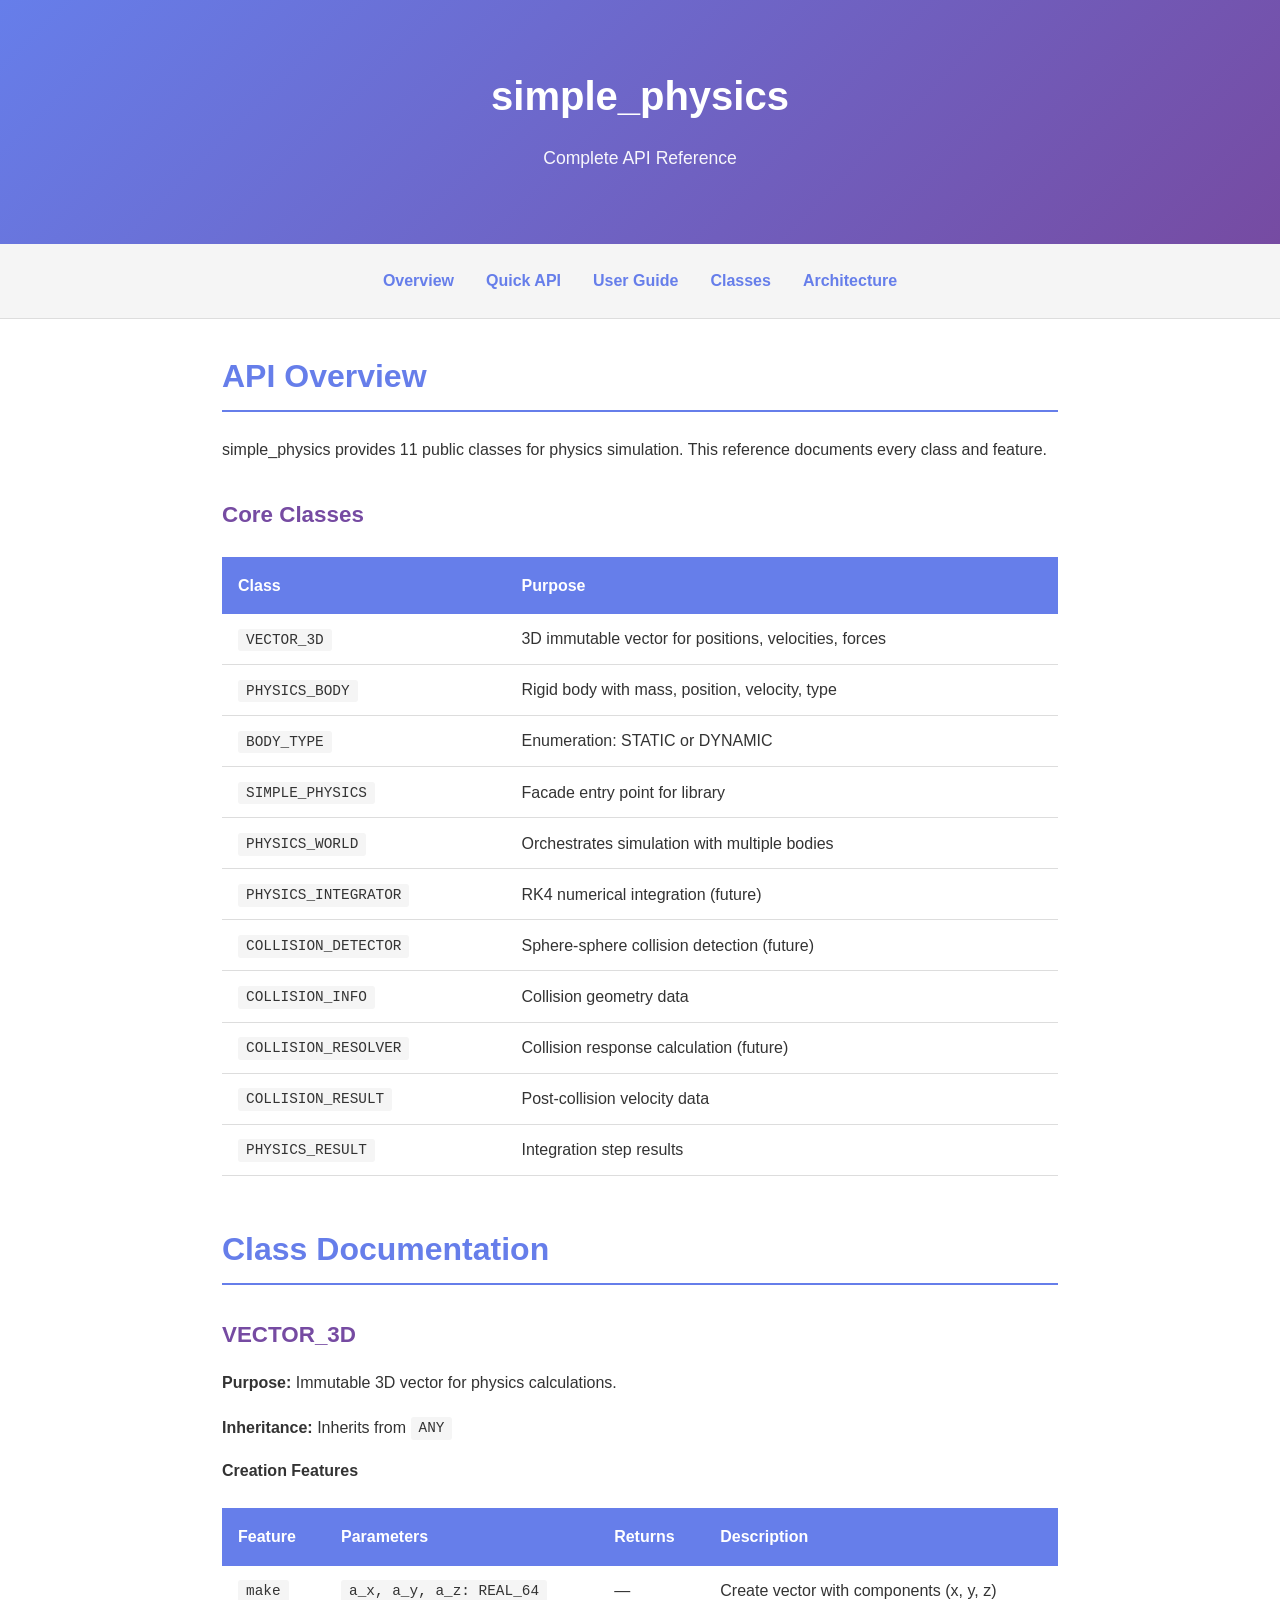
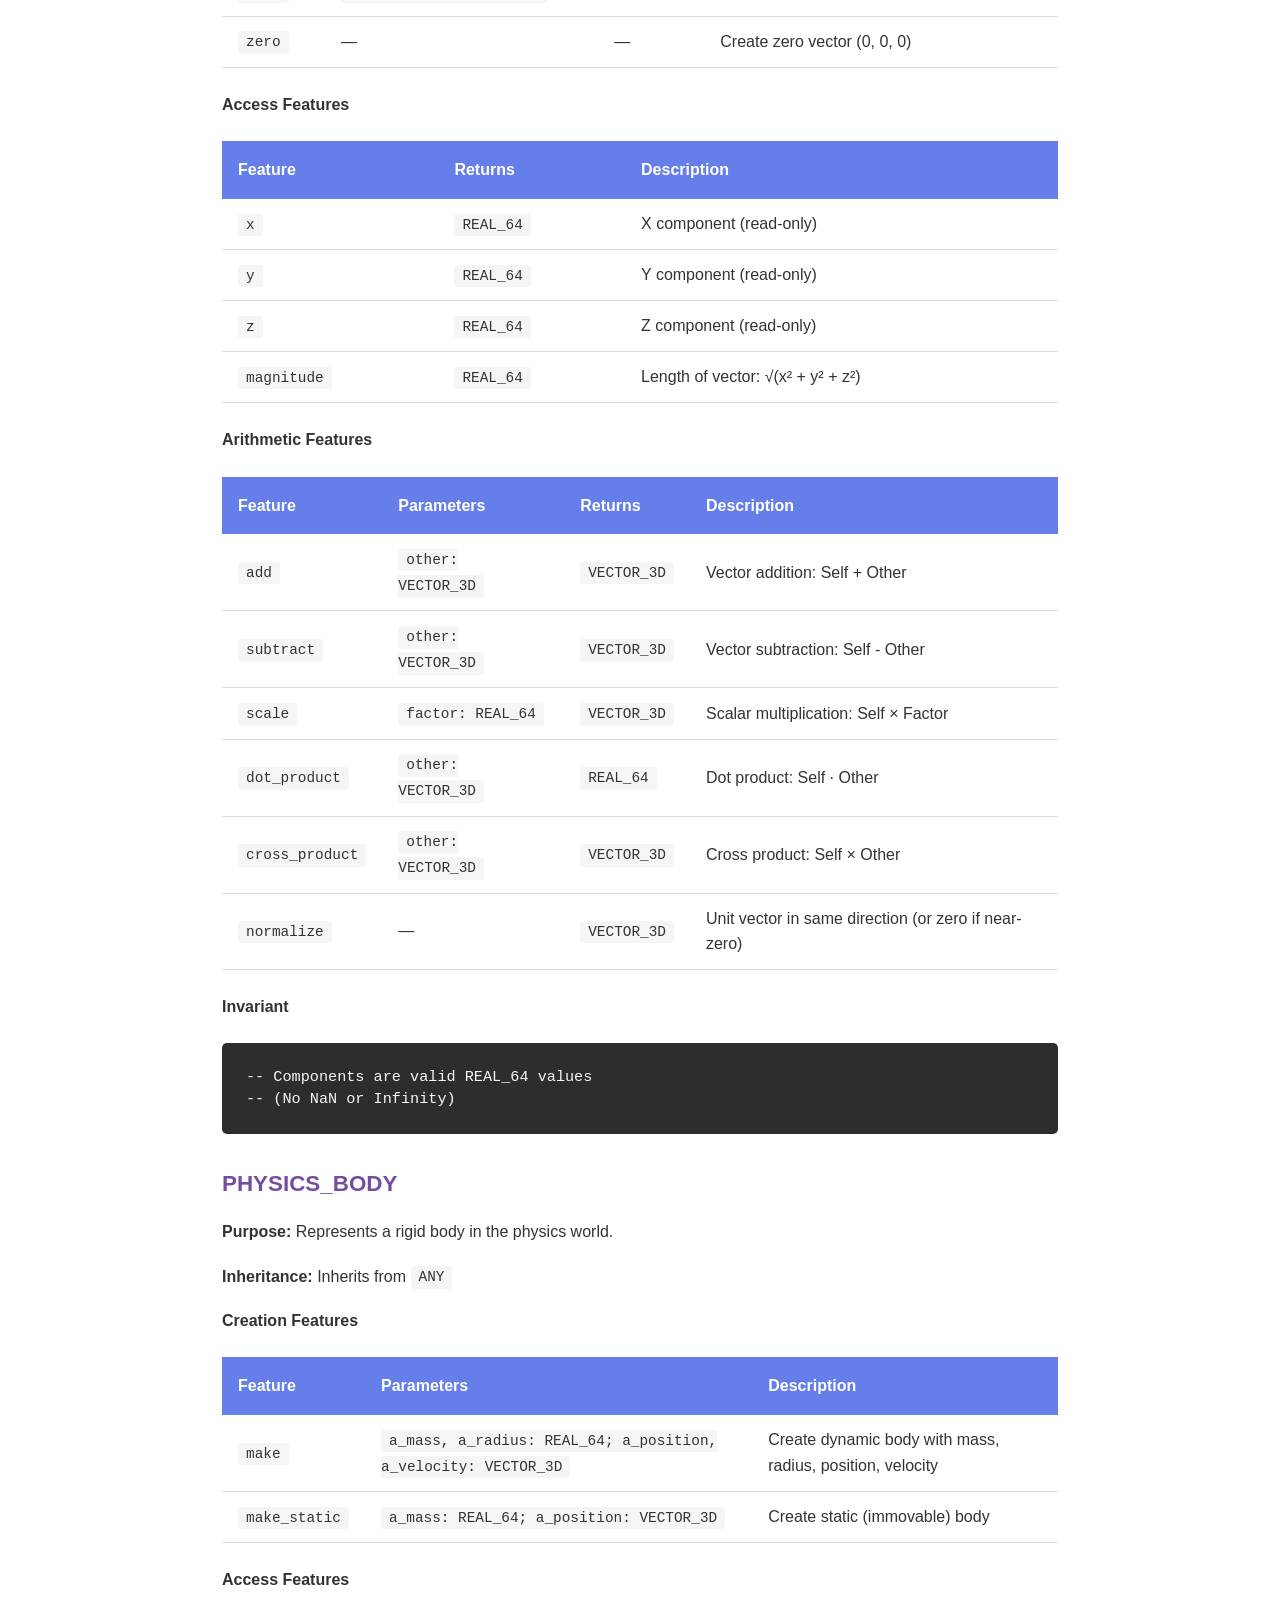
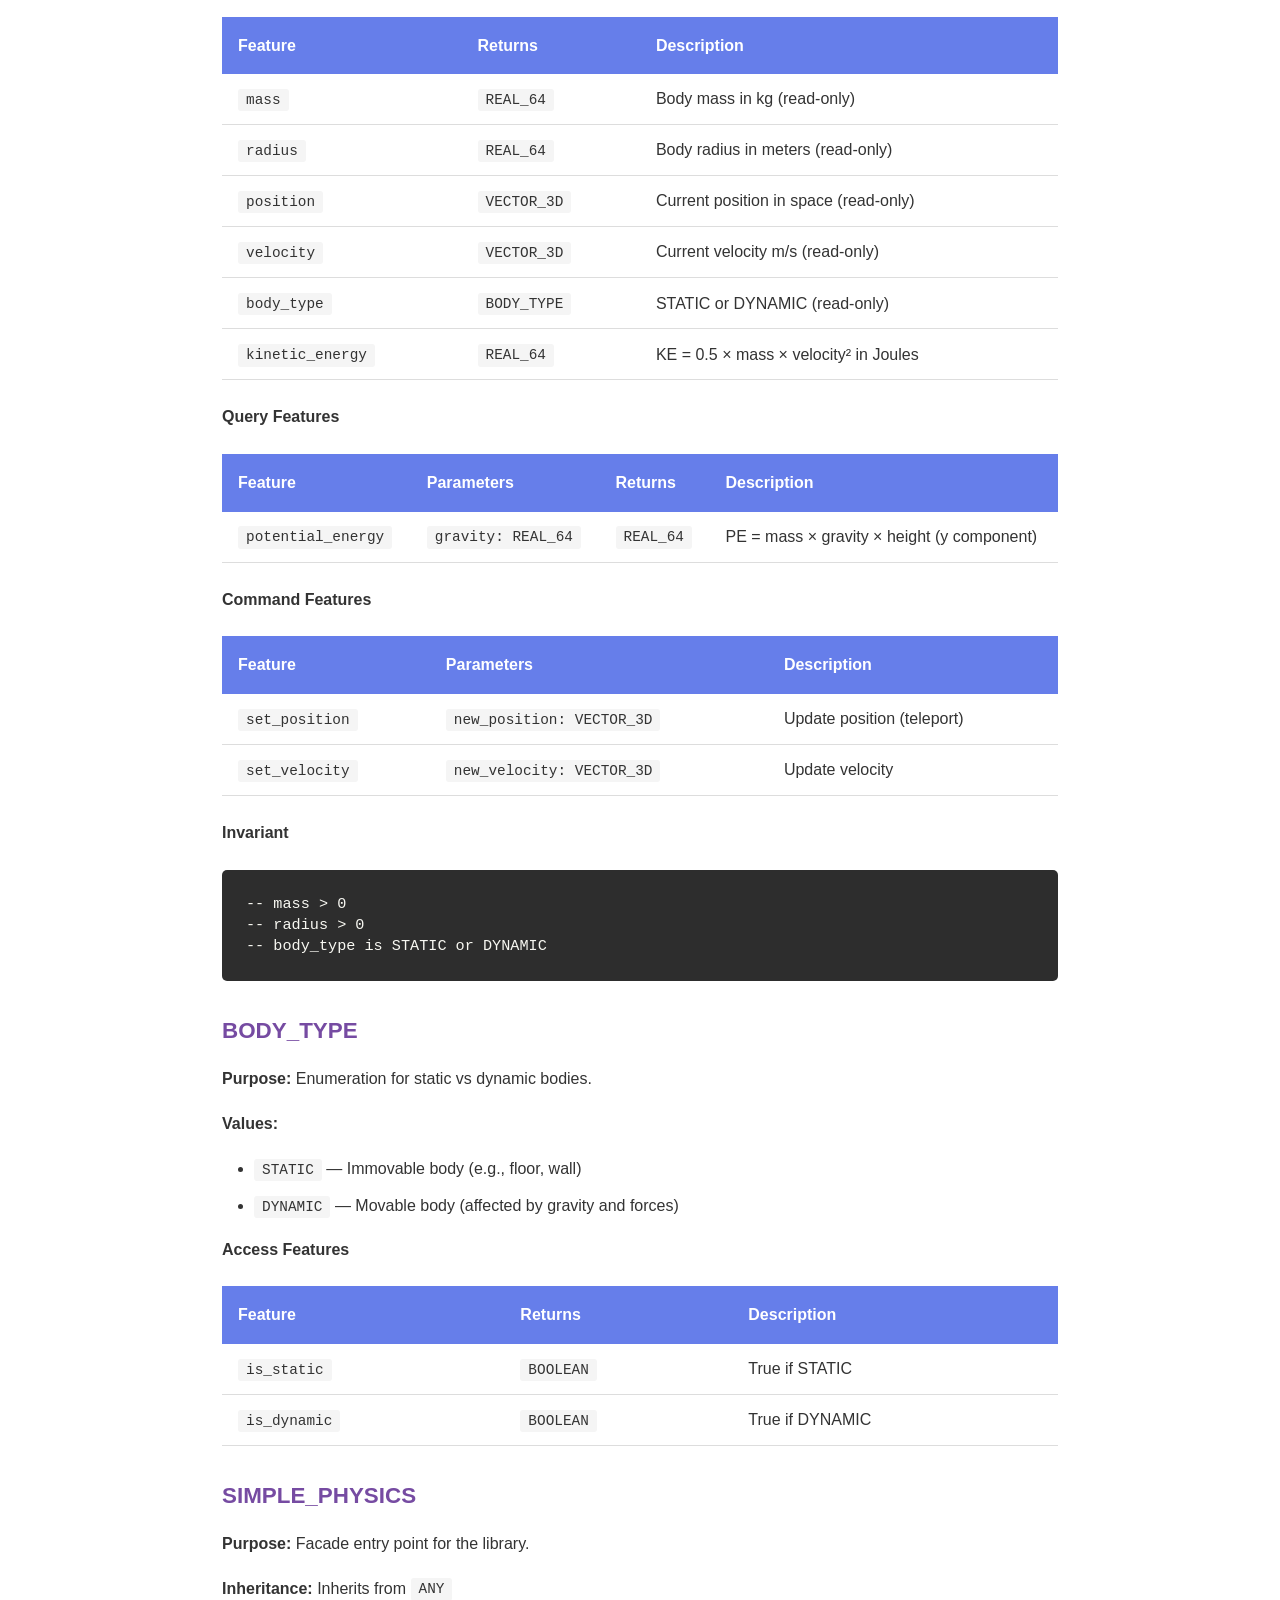
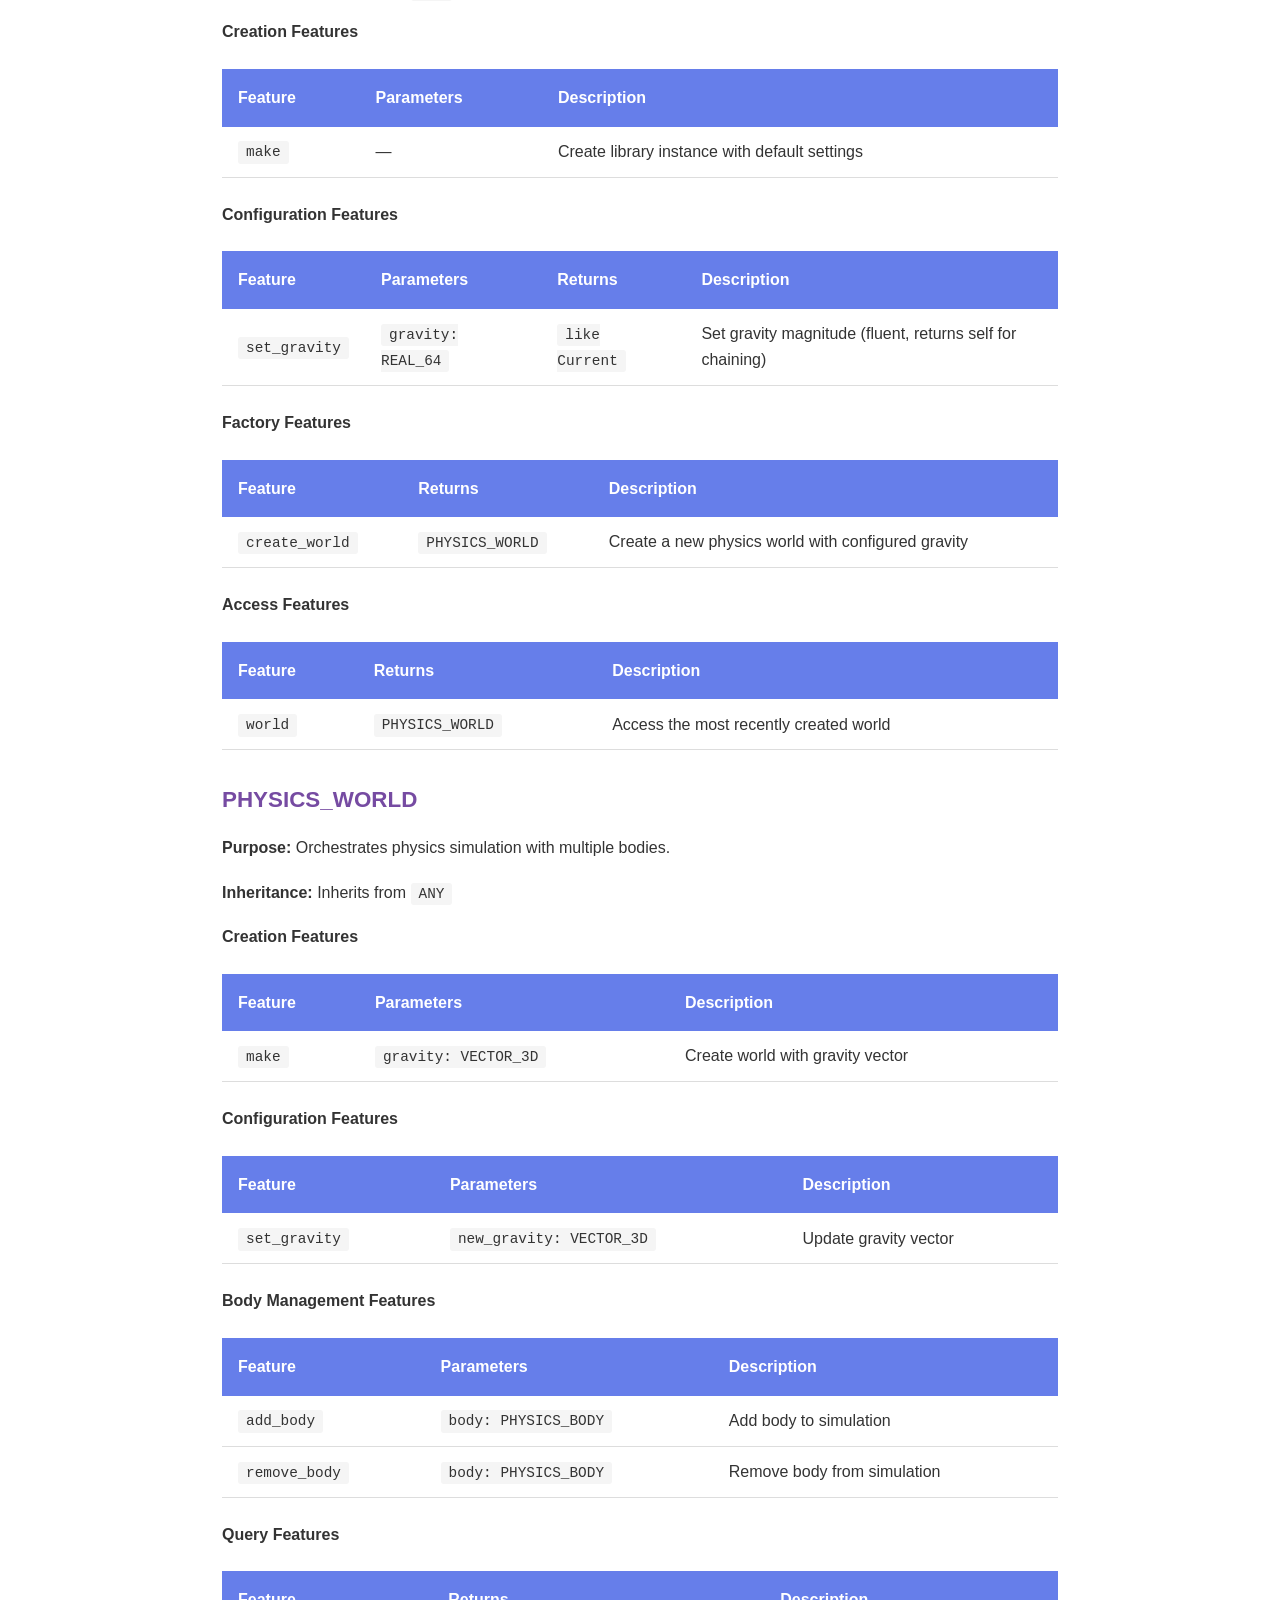
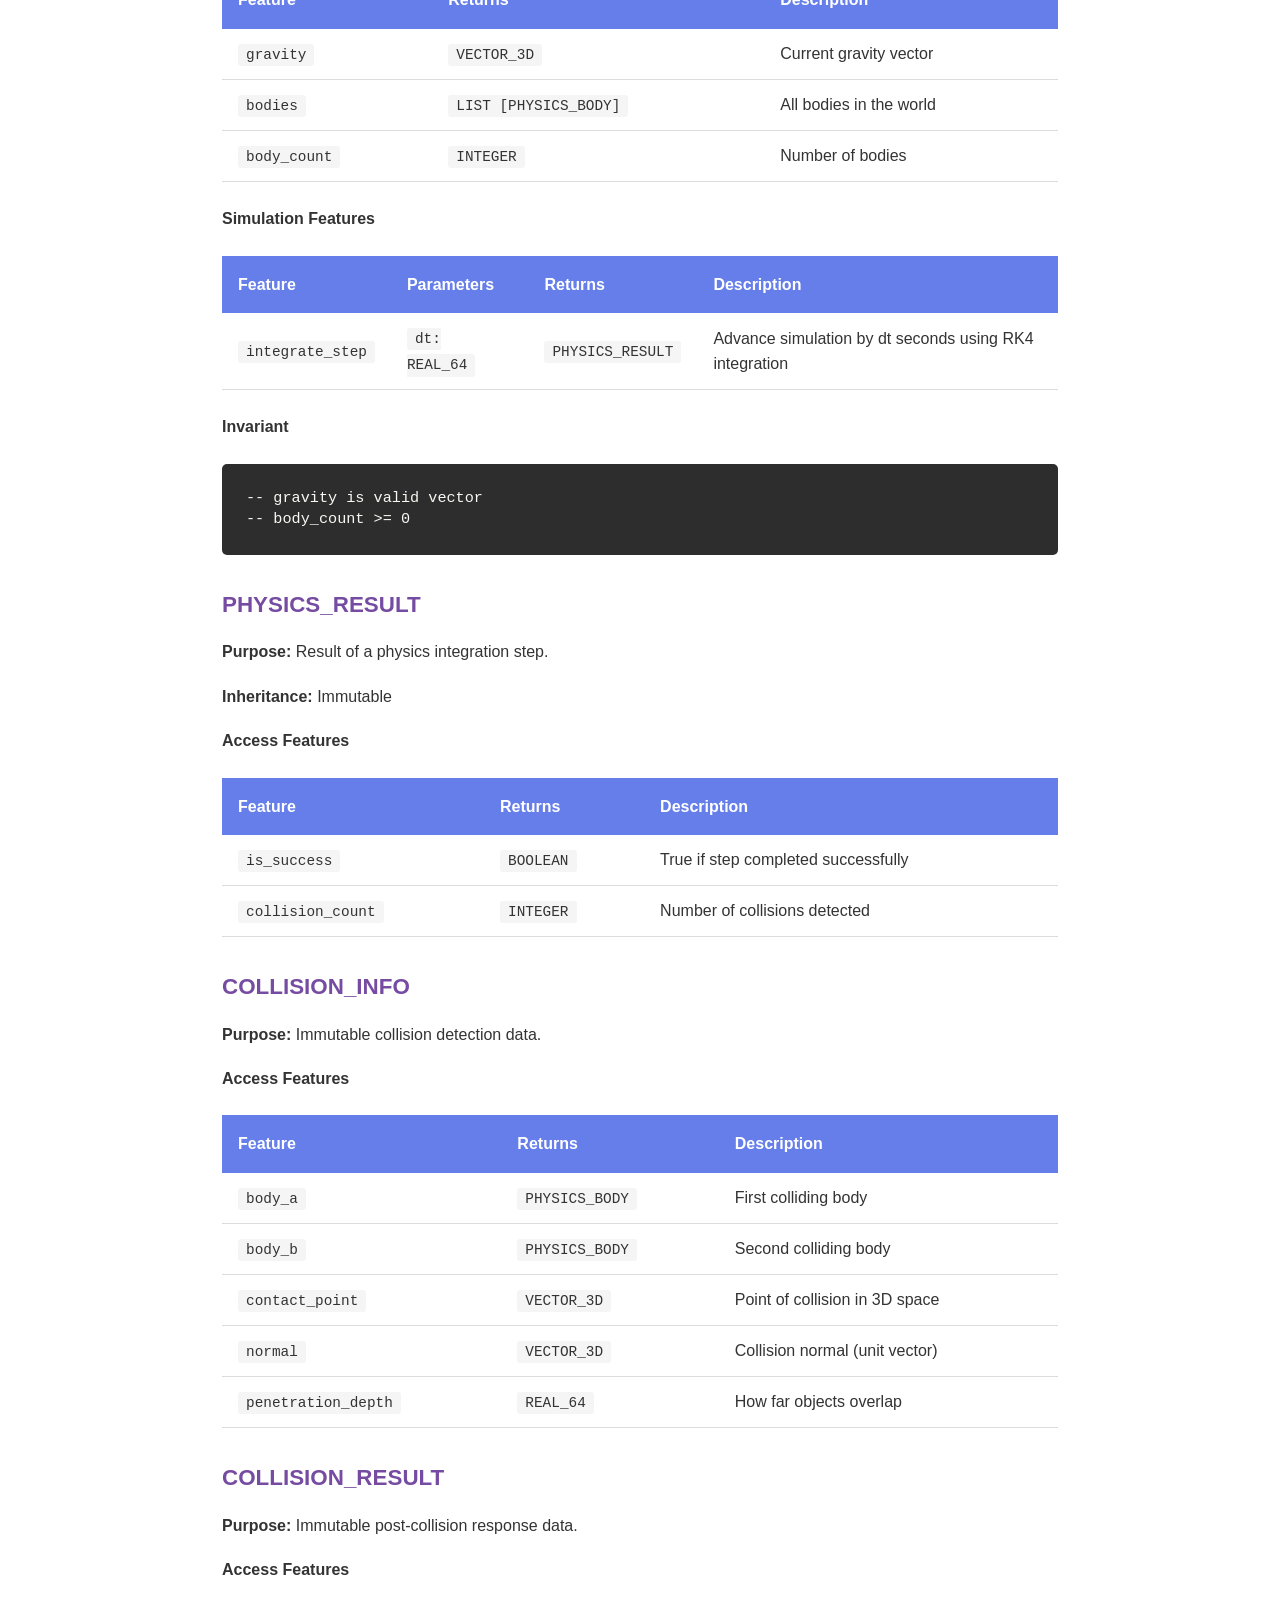
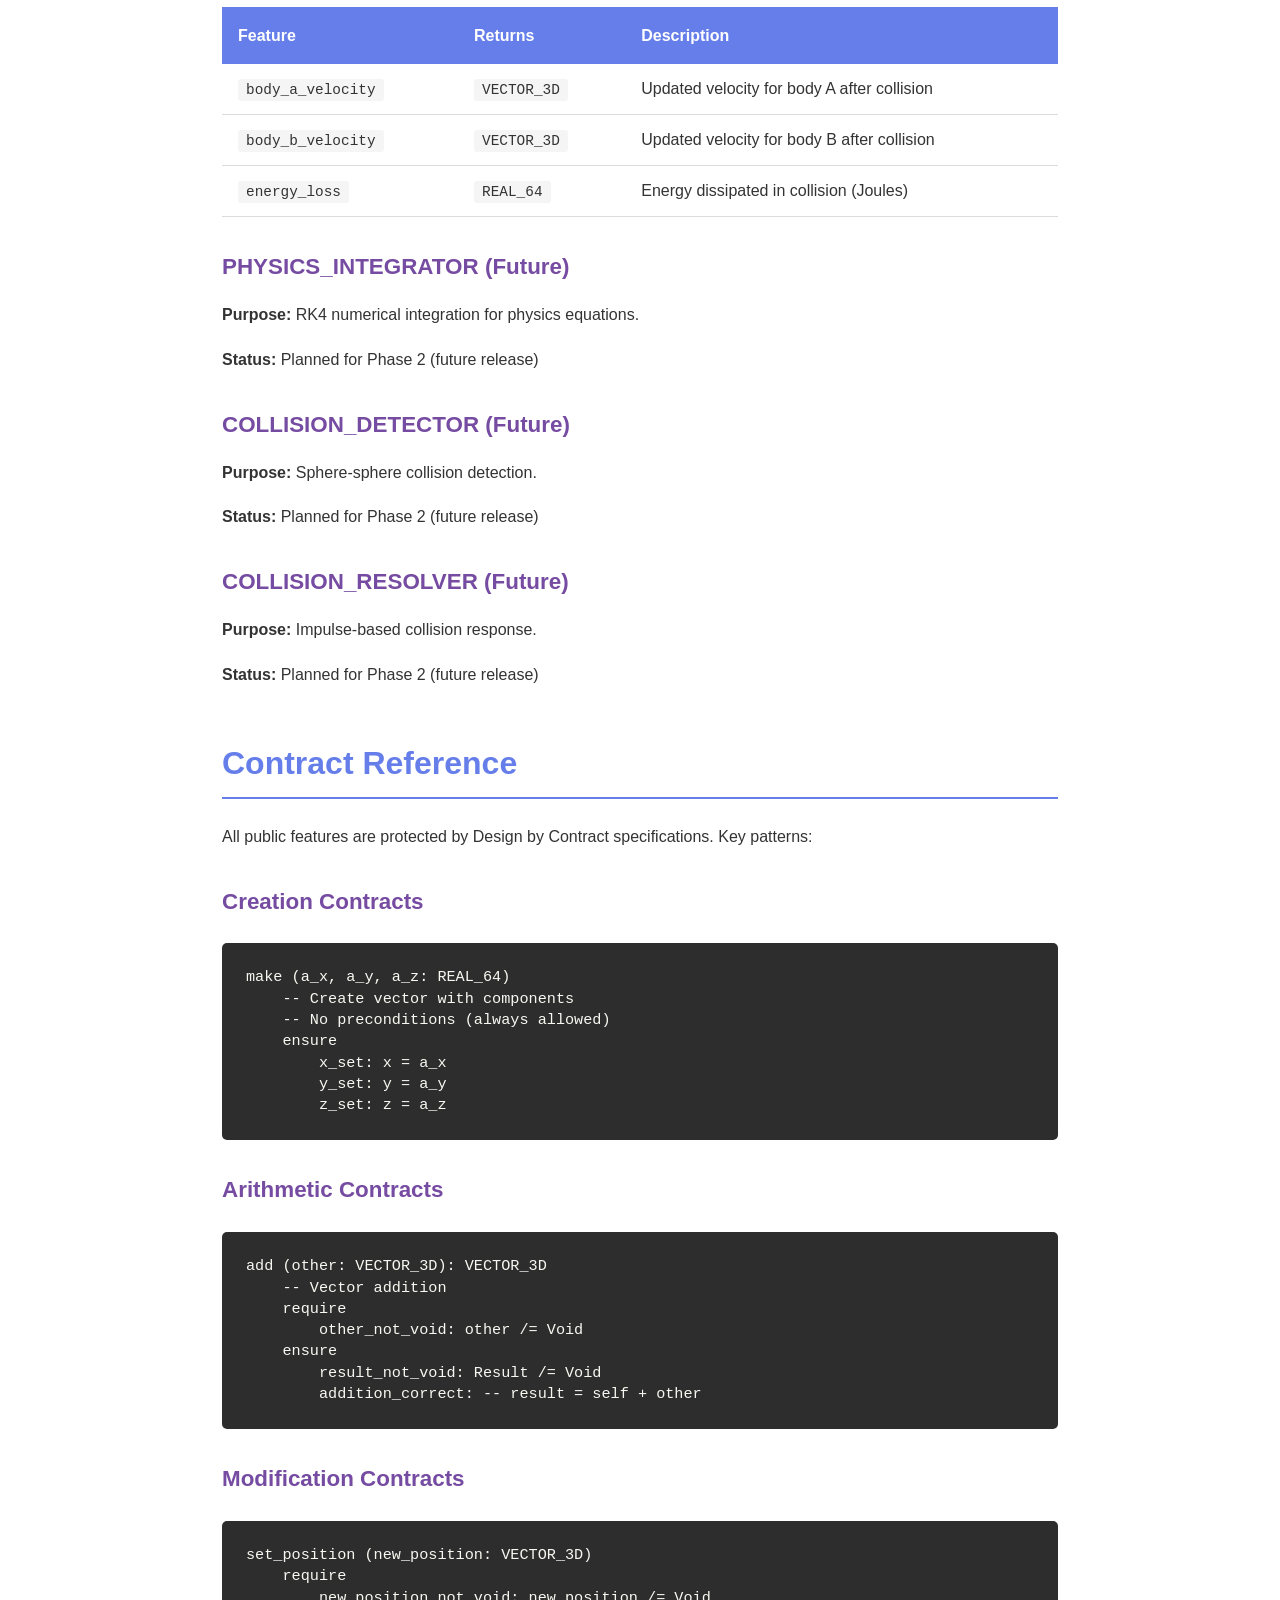
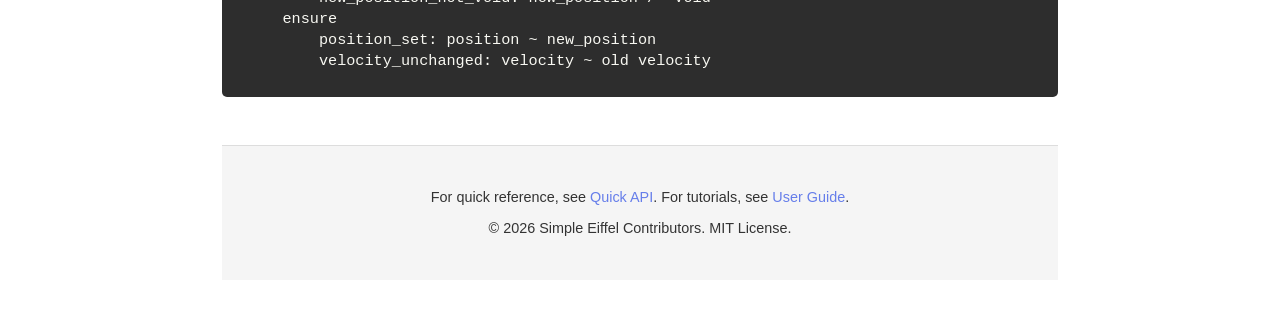
<file: docs/api-reference.html>
<!DOCTYPE html>
<html lang="en">
<head>
    <meta charset="UTF-8">
    <meta name="viewport" content="width=device-width, initial-scale=1.0">
    <title>API Reference - simple_physics</title>
    <link rel="stylesheet" href="css/style.css">
</head>
<body>
    <header>
        <h1>simple_physics</h1>
        <p class="tagline">Complete API Reference</p>
    </header>

    <nav>
        <ul>
            <li><a href="index.html">Overview</a></li>
            <li><a href="quick.html">Quick API</a></li>
            <li><a href="user-guide.html">User Guide</a></li>
            <li><a href="#classes">Classes</a></li>
            <li><a href="architecture.html">Architecture</a></li>
        </ul>
    </nav>

    <main>
        <section id="overview">
            <h2>API Overview</h2>
            <p>simple_physics provides 11 public classes for physics simulation. This reference documents every class and feature.</p>

            <h3>Core Classes</h3>
            <table>
                <tr>
                    <th>Class</th>
                    <th>Purpose</th>
                </tr>
                <tr>
                    <td><code>VECTOR_3D</code></td>
                    <td>3D immutable vector for positions, velocities, forces</td>
                </tr>
                <tr>
                    <td><code>PHYSICS_BODY</code></td>
                    <td>Rigid body with mass, position, velocity, type</td>
                </tr>
                <tr>
                    <td><code>BODY_TYPE</code></td>
                    <td>Enumeration: STATIC or DYNAMIC</td>
                </tr>
                <tr>
                    <td><code>SIMPLE_PHYSICS</code></td>
                    <td>Facade entry point for library</td>
                </tr>
                <tr>
                    <td><code>PHYSICS_WORLD</code></td>
                    <td>Orchestrates simulation with multiple bodies</td>
                </tr>
                <tr>
                    <td><code>PHYSICS_INTEGRATOR</code></td>
                    <td>RK4 numerical integration (future)</td>
                </tr>
                <tr>
                    <td><code>COLLISION_DETECTOR</code></td>
                    <td>Sphere-sphere collision detection (future)</td>
                </tr>
                <tr>
                    <td><code>COLLISION_INFO</code></td>
                    <td>Collision geometry data</td>
                </tr>
                <tr>
                    <td><code>COLLISION_RESOLVER</code></td>
                    <td>Collision response calculation (future)</td>
                </tr>
                <tr>
                    <td><code>COLLISION_RESULT</code></td>
                    <td>Post-collision velocity data</td>
                </tr>
                <tr>
                    <td><code>PHYSICS_RESULT</code></td>
                    <td>Integration step results</td>
                </tr>
            </table>
        </section>

        <section id="classes">
            <h2>Class Documentation</h2>

            <!-- VECTOR_3D -->
            <article id="vector_3d" class="api-class">
                <h3>VECTOR_3D</h3>
                <p><strong>Purpose:</strong> Immutable 3D vector for physics calculations.</p>
                <p><strong>Inheritance:</strong> Inherits from <code>ANY</code></p>

                <h4>Creation Features</h4>
                <table>
                    <tr>
                        <th>Feature</th>
                        <th>Parameters</th>
                        <th>Returns</th>
                        <th>Description</th>
                    </tr>
                    <tr>
                        <td><code>make</code></td>
                        <td><code>a_x, a_y, a_z: REAL_64</code></td>
                        <td>—</td>
                        <td>Create vector with components (x, y, z)</td>
                    </tr>
                    <tr>
                        <td><code>zero</code></td>
                        <td>—</td>
                        <td>—</td>
                        <td>Create zero vector (0, 0, 0)</td>
                    </tr>
                </table>

                <h4>Access Features</h4>
                <table>
                    <tr>
                        <th>Feature</th>
                        <th>Returns</th>
                        <th>Description</th>
                    </tr>
                    <tr>
                        <td><code>x</code></td>
                        <td><code>REAL_64</code></td>
                        <td>X component (read-only)</td>
                    </tr>
                    <tr>
                        <td><code>y</code></td>
                        <td><code>REAL_64</code></td>
                        <td>Y component (read-only)</td>
                    </tr>
                    <tr>
                        <td><code>z</code></td>
                        <td><code>REAL_64</code></td>
                        <td>Z component (read-only)</td>
                    </tr>
                    <tr>
                        <td><code>magnitude</code></td>
                        <td><code>REAL_64</code></td>
                        <td>Length of vector: √(x² + y² + z²)</td>
                    </tr>
                </table>

                <h4>Arithmetic Features</h4>
                <table>
                    <tr>
                        <th>Feature</th>
                        <th>Parameters</th>
                        <th>Returns</th>
                        <th>Description</th>
                    </tr>
                    <tr>
                        <td><code>add</code></td>
                        <td><code>other: VECTOR_3D</code></td>
                        <td><code>VECTOR_3D</code></td>
                        <td>Vector addition: Self + Other</td>
                    </tr>
                    <tr>
                        <td><code>subtract</code></td>
                        <td><code>other: VECTOR_3D</code></td>
                        <td><code>VECTOR_3D</code></td>
                        <td>Vector subtraction: Self - Other</td>
                    </tr>
                    <tr>
                        <td><code>scale</code></td>
                        <td><code>factor: REAL_64</code></td>
                        <td><code>VECTOR_3D</code></td>
                        <td>Scalar multiplication: Self × Factor</td>
                    </tr>
                    <tr>
                        <td><code>dot_product</code></td>
                        <td><code>other: VECTOR_3D</code></td>
                        <td><code>REAL_64</code></td>
                        <td>Dot product: Self · Other</td>
                    </tr>
                    <tr>
                        <td><code>cross_product</code></td>
                        <td><code>other: VECTOR_3D</code></td>
                        <td><code>VECTOR_3D</code></td>
                        <td>Cross product: Self × Other</td>
                    </tr>
                    <tr>
                        <td><code>normalize</code></td>
                        <td>—</td>
                        <td><code>VECTOR_3D</code></td>
                        <td>Unit vector in same direction (or zero if near-zero)</td>
                    </tr>
                </table>

                <h4>Invariant</h4>
                <pre><code>-- Components are valid REAL_64 values
-- (No NaN or Infinity)</code></pre>
            </article>

            <!-- PHYSICS_BODY -->
            <article id="physics_body" class="api-class">
                <h3>PHYSICS_BODY</h3>
                <p><strong>Purpose:</strong> Represents a rigid body in the physics world.</p>
                <p><strong>Inheritance:</strong> Inherits from <code>ANY</code></p>

                <h4>Creation Features</h4>
                <table>
                    <tr>
                        <th>Feature</th>
                        <th>Parameters</th>
                        <th>Description</th>
                    </tr>
                    <tr>
                        <td><code>make</code></td>
                        <td><code>a_mass, a_radius: REAL_64; a_position, a_velocity: VECTOR_3D</code></td>
                        <td>Create dynamic body with mass, radius, position, velocity</td>
                    </tr>
                    <tr>
                        <td><code>make_static</code></td>
                        <td><code>a_mass: REAL_64; a_position: VECTOR_3D</code></td>
                        <td>Create static (immovable) body</td>
                    </tr>
                </table>

                <h4>Access Features</h4>
                <table>
                    <tr>
                        <th>Feature</th>
                        <th>Returns</th>
                        <th>Description</th>
                    </tr>
                    <tr>
                        <td><code>mass</code></td>
                        <td><code>REAL_64</code></td>
                        <td>Body mass in kg (read-only)</td>
                    </tr>
                    <tr>
                        <td><code>radius</code></td>
                        <td><code>REAL_64</code></td>
                        <td>Body radius in meters (read-only)</td>
                    </tr>
                    <tr>
                        <td><code>position</code></td>
                        <td><code>VECTOR_3D</code></td>
                        <td>Current position in space (read-only)</td>
                    </tr>
                    <tr>
                        <td><code>velocity</code></td>
                        <td><code>VECTOR_3D</code></td>
                        <td>Current velocity m/s (read-only)</td>
                    </tr>
                    <tr>
                        <td><code>body_type</code></td>
                        <td><code>BODY_TYPE</code></td>
                        <td>STATIC or DYNAMIC (read-only)</td>
                    </tr>
                    <tr>
                        <td><code>kinetic_energy</code></td>
                        <td><code>REAL_64</code></td>
                        <td>KE = 0.5 × mass × velocity² in Joules</td>
                    </tr>
                </table>

                <h4>Query Features</h4>
                <table>
                    <tr>
                        <th>Feature</th>
                        <th>Parameters</th>
                        <th>Returns</th>
                        <th>Description</th>
                    </tr>
                    <tr>
                        <td><code>potential_energy</code></td>
                        <td><code>gravity: REAL_64</code></td>
                        <td><code>REAL_64</code></td>
                        <td>PE = mass × gravity × height (y component)</td>
                    </tr>
                </table>

                <h4>Command Features</h4>
                <table>
                    <tr>
                        <th>Feature</th>
                        <th>Parameters</th>
                        <th>Description</th>
                    </tr>
                    <tr>
                        <td><code>set_position</code></td>
                        <td><code>new_position: VECTOR_3D</code></td>
                        <td>Update position (teleport)</td>
                    </tr>
                    <tr>
                        <td><code>set_velocity</code></td>
                        <td><code>new_velocity: VECTOR_3D</code></td>
                        <td>Update velocity</td>
                    </tr>
                </table>

                <h4>Invariant</h4>
                <pre><code>-- mass > 0
-- radius > 0
-- body_type is STATIC or DYNAMIC</code></pre>
            </article>

            <!-- BODY_TYPE -->
            <article id="body_type" class="api-class">
                <h3>BODY_TYPE</h3>
                <p><strong>Purpose:</strong> Enumeration for static vs dynamic bodies.</p>
                <p><strong>Values:</strong></p>
                <ul>
                    <li><code>STATIC</code> — Immovable body (e.g., floor, wall)</li>
                    <li><code>DYNAMIC</code> — Movable body (affected by gravity and forces)</li>
                </ul>

                <h4>Access Features</h4>
                <table>
                    <tr>
                        <th>Feature</th>
                        <th>Returns</th>
                        <th>Description</th>
                    </tr>
                    <tr>
                        <td><code>is_static</code></td>
                        <td><code>BOOLEAN</code></td>
                        <td>True if STATIC</td>
                    </tr>
                    <tr>
                        <td><code>is_dynamic</code></td>
                        <td><code>BOOLEAN</code></td>
                        <td>True if DYNAMIC</td>
                    </tr>
                </table>
            </article>

            <!-- SIMPLE_PHYSICS -->
            <article id="simple_physics" class="api-class">
                <h3>SIMPLE_PHYSICS</h3>
                <p><strong>Purpose:</strong> Facade entry point for the library.</p>
                <p><strong>Inheritance:</strong> Inherits from <code>ANY</code></p>

                <h4>Creation Features</h4>
                <table>
                    <tr>
                        <th>Feature</th>
                        <th>Parameters</th>
                        <th>Description</th>
                    </tr>
                    <tr>
                        <td><code>make</code></td>
                        <td>—</td>
                        <td>Create library instance with default settings</td>
                    </tr>
                </table>

                <h4>Configuration Features</h4>
                <table>
                    <tr>
                        <th>Feature</th>
                        <th>Parameters</th>
                        <th>Returns</th>
                        <th>Description</th>
                    </tr>
                    <tr>
                        <td><code>set_gravity</code></td>
                        <td><code>gravity: REAL_64</code></td>
                        <td><code>like Current</code></td>
                        <td>Set gravity magnitude (fluent, returns self for chaining)</td>
                    </tr>
                </table>

                <h4>Factory Features</h4>
                <table>
                    <tr>
                        <th>Feature</th>
                        <th>Returns</th>
                        <th>Description</th>
                    </tr>
                    <tr>
                        <td><code>create_world</code></td>
                        <td><code>PHYSICS_WORLD</code></td>
                        <td>Create a new physics world with configured gravity</td>
                    </tr>
                </table>

                <h4>Access Features</h4>
                <table>
                    <tr>
                        <th>Feature</th>
                        <th>Returns</th>
                        <th>Description</th>
                    </tr>
                    <tr>
                        <td><code>world</code></td>
                        <td><code>PHYSICS_WORLD</code></td>
                        <td>Access the most recently created world</td>
                    </tr>
                </table>
            </article>

            <!-- PHYSICS_WORLD -->
            <article id="physics_world" class="api-class">
                <h3>PHYSICS_WORLD</h3>
                <p><strong>Purpose:</strong> Orchestrates physics simulation with multiple bodies.</p>
                <p><strong>Inheritance:</strong> Inherits from <code>ANY</code></p>

                <h4>Creation Features</h4>
                <table>
                    <tr>
                        <th>Feature</th>
                        <th>Parameters</th>
                        <th>Description</th>
                    </tr>
                    <tr>
                        <td><code>make</code></td>
                        <td><code>gravity: VECTOR_3D</code></td>
                        <td>Create world with gravity vector</td>
                    </tr>
                </table>

                <h4>Configuration Features</h4>
                <table>
                    <tr>
                        <th>Feature</th>
                        <th>Parameters</th>
                        <th>Description</th>
                    </tr>
                    <tr>
                        <td><code>set_gravity</code></td>
                        <td><code>new_gravity: VECTOR_3D</code></td>
                        <td>Update gravity vector</td>
                    </tr>
                </table>

                <h4>Body Management Features</h4>
                <table>
                    <tr>
                        <th>Feature</th>
                        <th>Parameters</th>
                        <th>Description</th>
                    </tr>
                    <tr>
                        <td><code>add_body</code></td>
                        <td><code>body: PHYSICS_BODY</code></td>
                        <td>Add body to simulation</td>
                    </tr>
                    <tr>
                        <td><code>remove_body</code></td>
                        <td><code>body: PHYSICS_BODY</code></td>
                        <td>Remove body from simulation</td>
                    </tr>
                </table>

                <h4>Query Features</h4>
                <table>
                    <tr>
                        <th>Feature</th>
                        <th>Returns</th>
                        <th>Description</th>
                    </tr>
                    <tr>
                        <td><code>gravity</code></td>
                        <td><code>VECTOR_3D</code></td>
                        <td>Current gravity vector</td>
                    </tr>
                    <tr>
                        <td><code>bodies</code></td>
                        <td><code>LIST [PHYSICS_BODY]</code></td>
                        <td>All bodies in the world</td>
                    </tr>
                    <tr>
                        <td><code>body_count</code></td>
                        <td><code>INTEGER</code></td>
                        <td>Number of bodies</td>
                    </tr>
                </table>

                <h4>Simulation Features</h4>
                <table>
                    <tr>
                        <th>Feature</th>
                        <th>Parameters</th>
                        <th>Returns</th>
                        <th>Description</th>
                    </tr>
                    <tr>
                        <td><code>integrate_step</code></td>
                        <td><code>dt: REAL_64</code></td>
                        <td><code>PHYSICS_RESULT</code></td>
                        <td>Advance simulation by dt seconds using RK4 integration</td>
                    </tr>
                </table>

                <h4>Invariant</h4>
                <pre><code>-- gravity is valid vector
-- body_count >= 0</code></pre>
            </article>

            <!-- PHYSICS_RESULT -->
            <article id="physics_result" class="api-class">
                <h3>PHYSICS_RESULT</h3>
                <p><strong>Purpose:</strong> Result of a physics integration step.</p>
                <p><strong>Inheritance:</strong> Immutable</p>

                <h4>Access Features</h4>
                <table>
                    <tr>
                        <th>Feature</th>
                        <th>Returns</th>
                        <th>Description</th>
                    </tr>
                    <tr>
                        <td><code>is_success</code></td>
                        <td><code>BOOLEAN</code></td>
                        <td>True if step completed successfully</td>
                    </tr>
                    <tr>
                        <td><code>collision_count</code></td>
                        <td><code>INTEGER</code></td>
                        <td>Number of collisions detected</td>
                    </tr>
                </table>
            </article>

            <!-- COLLISION_INFO -->
            <article id="collision_info" class="api-class">
                <h3>COLLISION_INFO</h3>
                <p><strong>Purpose:</strong> Immutable collision detection data.</p>

                <h4>Access Features</h4>
                <table>
                    <tr>
                        <th>Feature</th>
                        <th>Returns</th>
                        <th>Description</th>
                    </tr>
                    <tr>
                        <td><code>body_a</code></td>
                        <td><code>PHYSICS_BODY</code></td>
                        <td>First colliding body</td>
                    </tr>
                    <tr>
                        <td><code>body_b</code></td>
                        <td><code>PHYSICS_BODY</code></td>
                        <td>Second colliding body</td>
                    </tr>
                    <tr>
                        <td><code>contact_point</code></td>
                        <td><code>VECTOR_3D</code></td>
                        <td>Point of collision in 3D space</td>
                    </tr>
                    <tr>
                        <td><code>normal</code></td>
                        <td><code>VECTOR_3D</code></td>
                        <td>Collision normal (unit vector)</td>
                    </tr>
                    <tr>
                        <td><code>penetration_depth</code></td>
                        <td><code>REAL_64</code></td>
                        <td>How far objects overlap</td>
                    </tr>
                </table>
            </article>

            <!-- COLLISION_RESULT -->
            <article id="collision_result" class="api-class">
                <h3>COLLISION_RESULT</h3>
                <p><strong>Purpose:</strong> Immutable post-collision response data.</p>

                <h4>Access Features</h4>
                <table>
                    <tr>
                        <th>Feature</th>
                        <th>Returns</th>
                        <th>Description</th>
                    </tr>
                    <tr>
                        <td><code>body_a_velocity</code></td>
                        <td><code>VECTOR_3D</code></td>
                        <td>Updated velocity for body A after collision</td>
                    </tr>
                    <tr>
                        <td><code>body_b_velocity</code></td>
                        <td><code>VECTOR_3D</code></td>
                        <td>Updated velocity for body B after collision</td>
                    </tr>
                    <tr>
                        <td><code>energy_loss</code></td>
                        <td><code>REAL_64</code></td>
                        <td>Energy dissipated in collision (Joules)</td>
                    </tr>
                </table>
            </article>

            <!-- PHYSICS_INTEGRATOR -->
            <article id="physics_integrator" class="api-class">
                <h3>PHYSICS_INTEGRATOR (Future)</h3>
                <p><strong>Purpose:</strong> RK4 numerical integration for physics equations.</p>
                <p><strong>Status:</strong> Planned for Phase 2 (future release)</p>
            </article>

            <!-- COLLISION_DETECTOR -->
            <article id="collision_detector" class="api-class">
                <h3>COLLISION_DETECTOR (Future)</h3>
                <p><strong>Purpose:</strong> Sphere-sphere collision detection.</p>
                <p><strong>Status:</strong> Planned for Phase 2 (future release)</p>
            </article>

            <!-- COLLISION_RESOLVER -->
            <article id="collision_resolver" class="api-class">
                <h3>COLLISION_RESOLVER (Future)</h3>
                <p><strong>Purpose:</strong> Impulse-based collision response.</p>
                <p><strong>Status:</strong> Planned for Phase 2 (future release)</p>
            </article>
        </section>

        <section id="contracts">
            <h2>Contract Reference</h2>
            <p>All public features are protected by Design by Contract specifications. Key patterns:</p>

            <h3>Creation Contracts</h3>
            <pre><code>make (a_x, a_y, a_z: REAL_64)
    -- Create vector with components
    -- No preconditions (always allowed)
    ensure
        x_set: x = a_x
        y_set: y = a_y
        z_set: z = a_z</code></pre>

            <h3>Arithmetic Contracts</h3>
            <pre><code>add (other: VECTOR_3D): VECTOR_3D
    -- Vector addition
    require
        other_not_void: other /= Void
    ensure
        result_not_void: Result /= Void
        addition_correct: -- result = self + other</code></pre>

            <h3>Modification Contracts</h3>
            <pre><code>set_position (new_position: VECTOR_3D)
    require
        new_position_not_void: new_position /= Void
    ensure
        position_set: position ~ new_position
        velocity_unchanged: velocity ~ old velocity</code></pre>
        </section>

        <footer>
            <p>For quick reference, see <a href="quick.html">Quick API</a>. For tutorials, see <a href="user-guide.html">User Guide</a>.</p>
            <p>&copy; 2026 Simple Eiffel Contributors. MIT License.</p>
        </footer>
    </main>
</body>
</html>
</file>
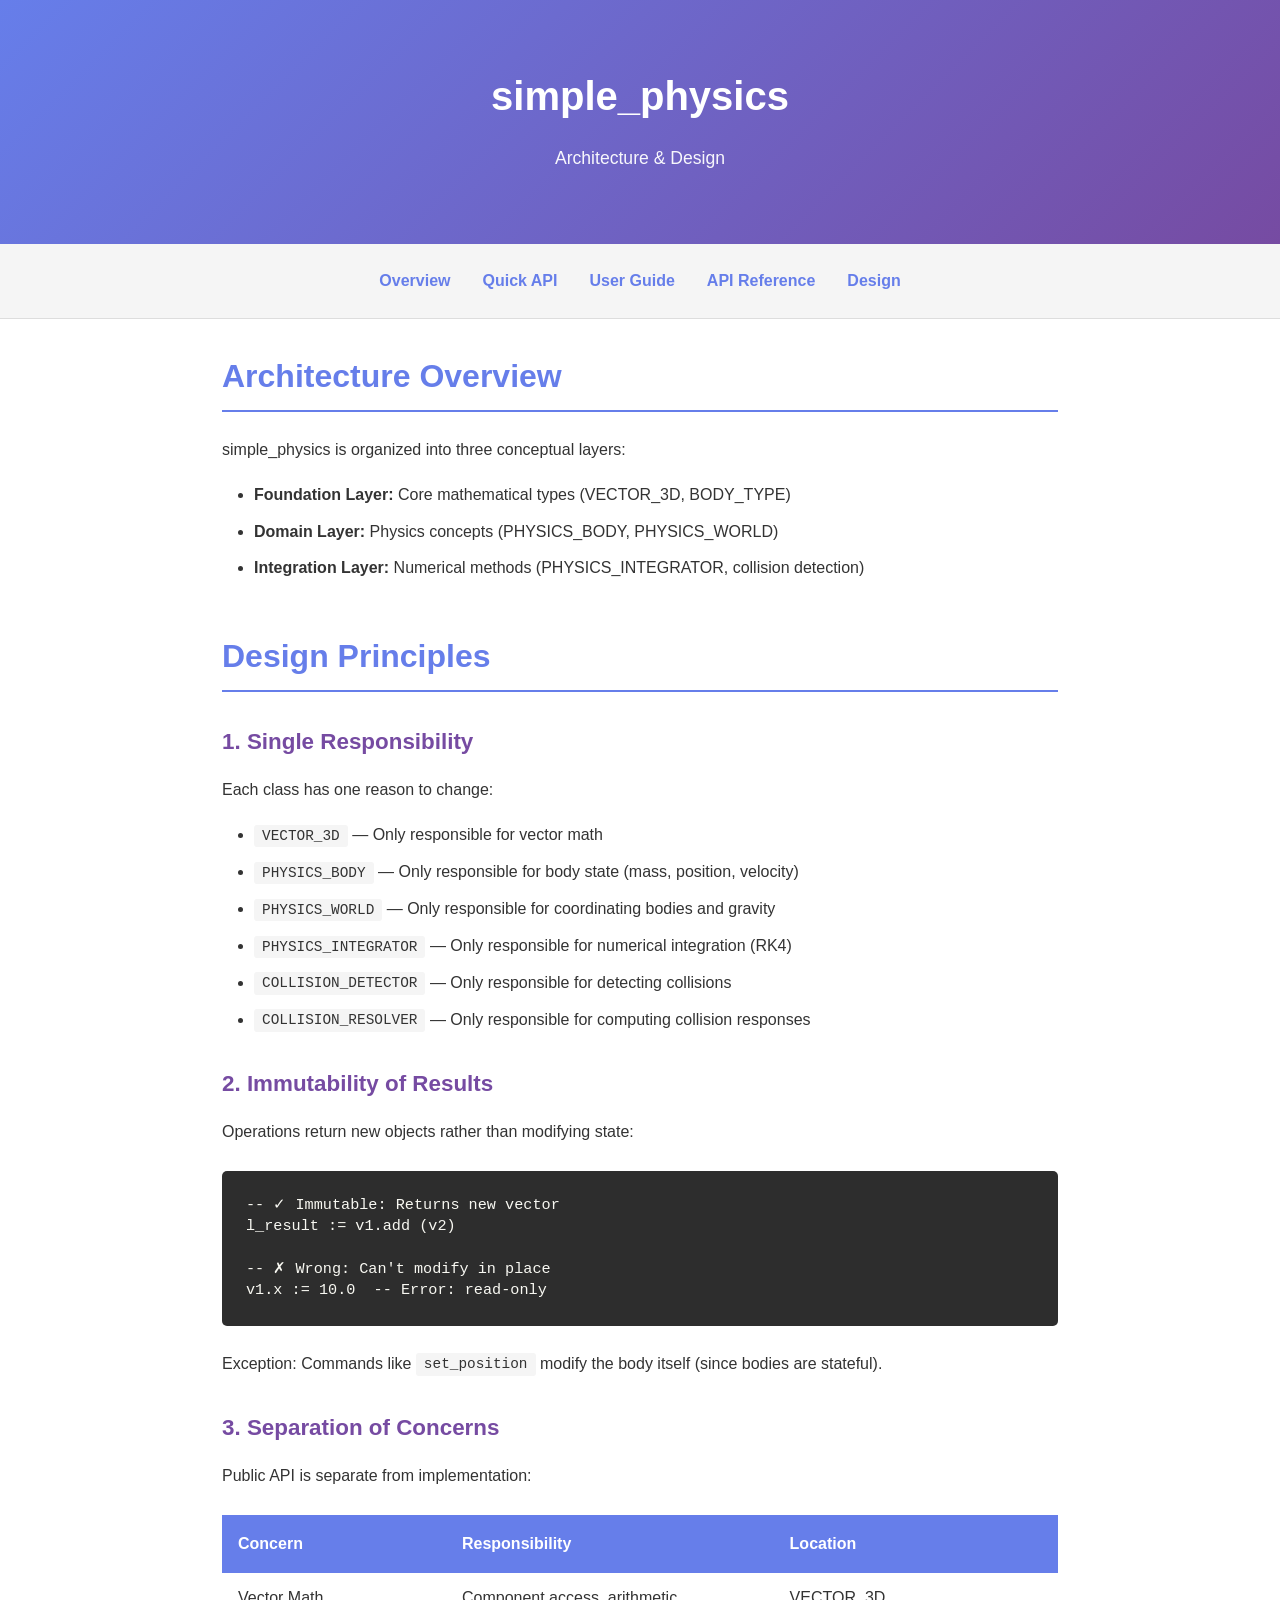
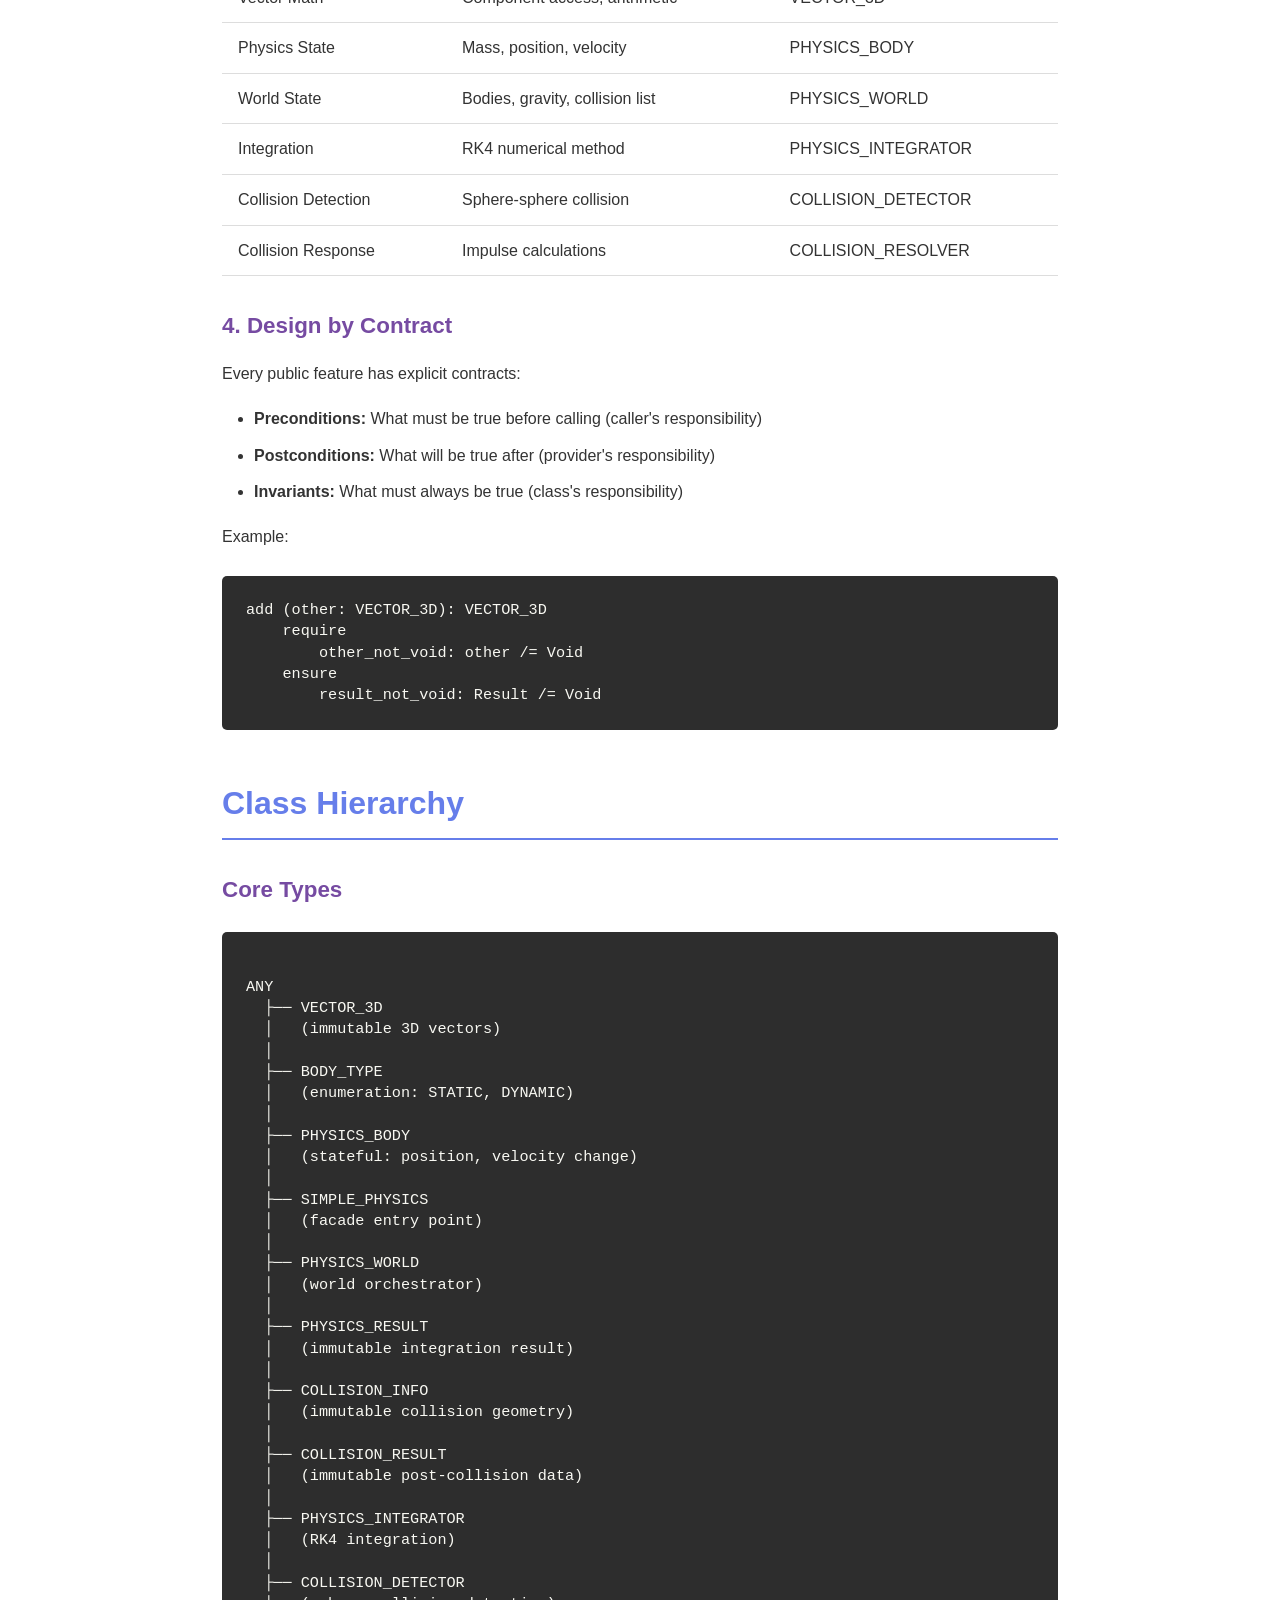
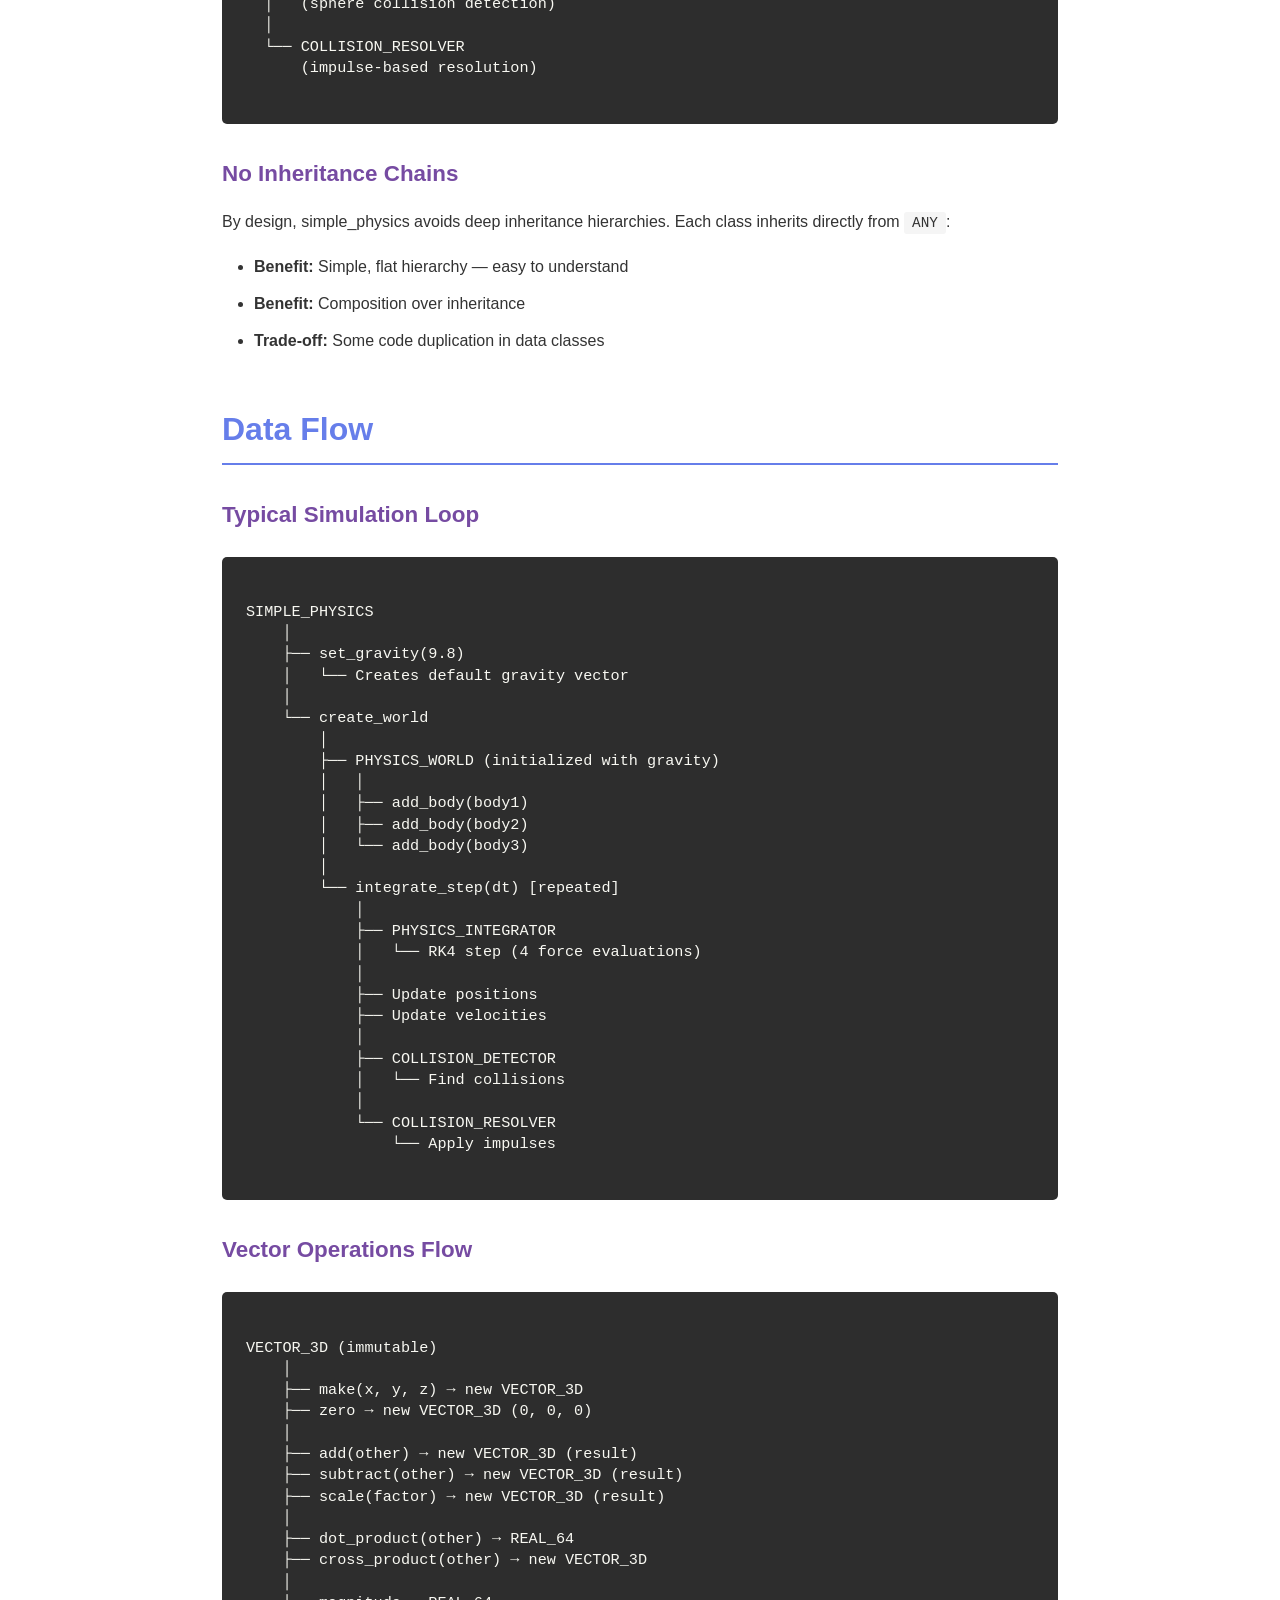
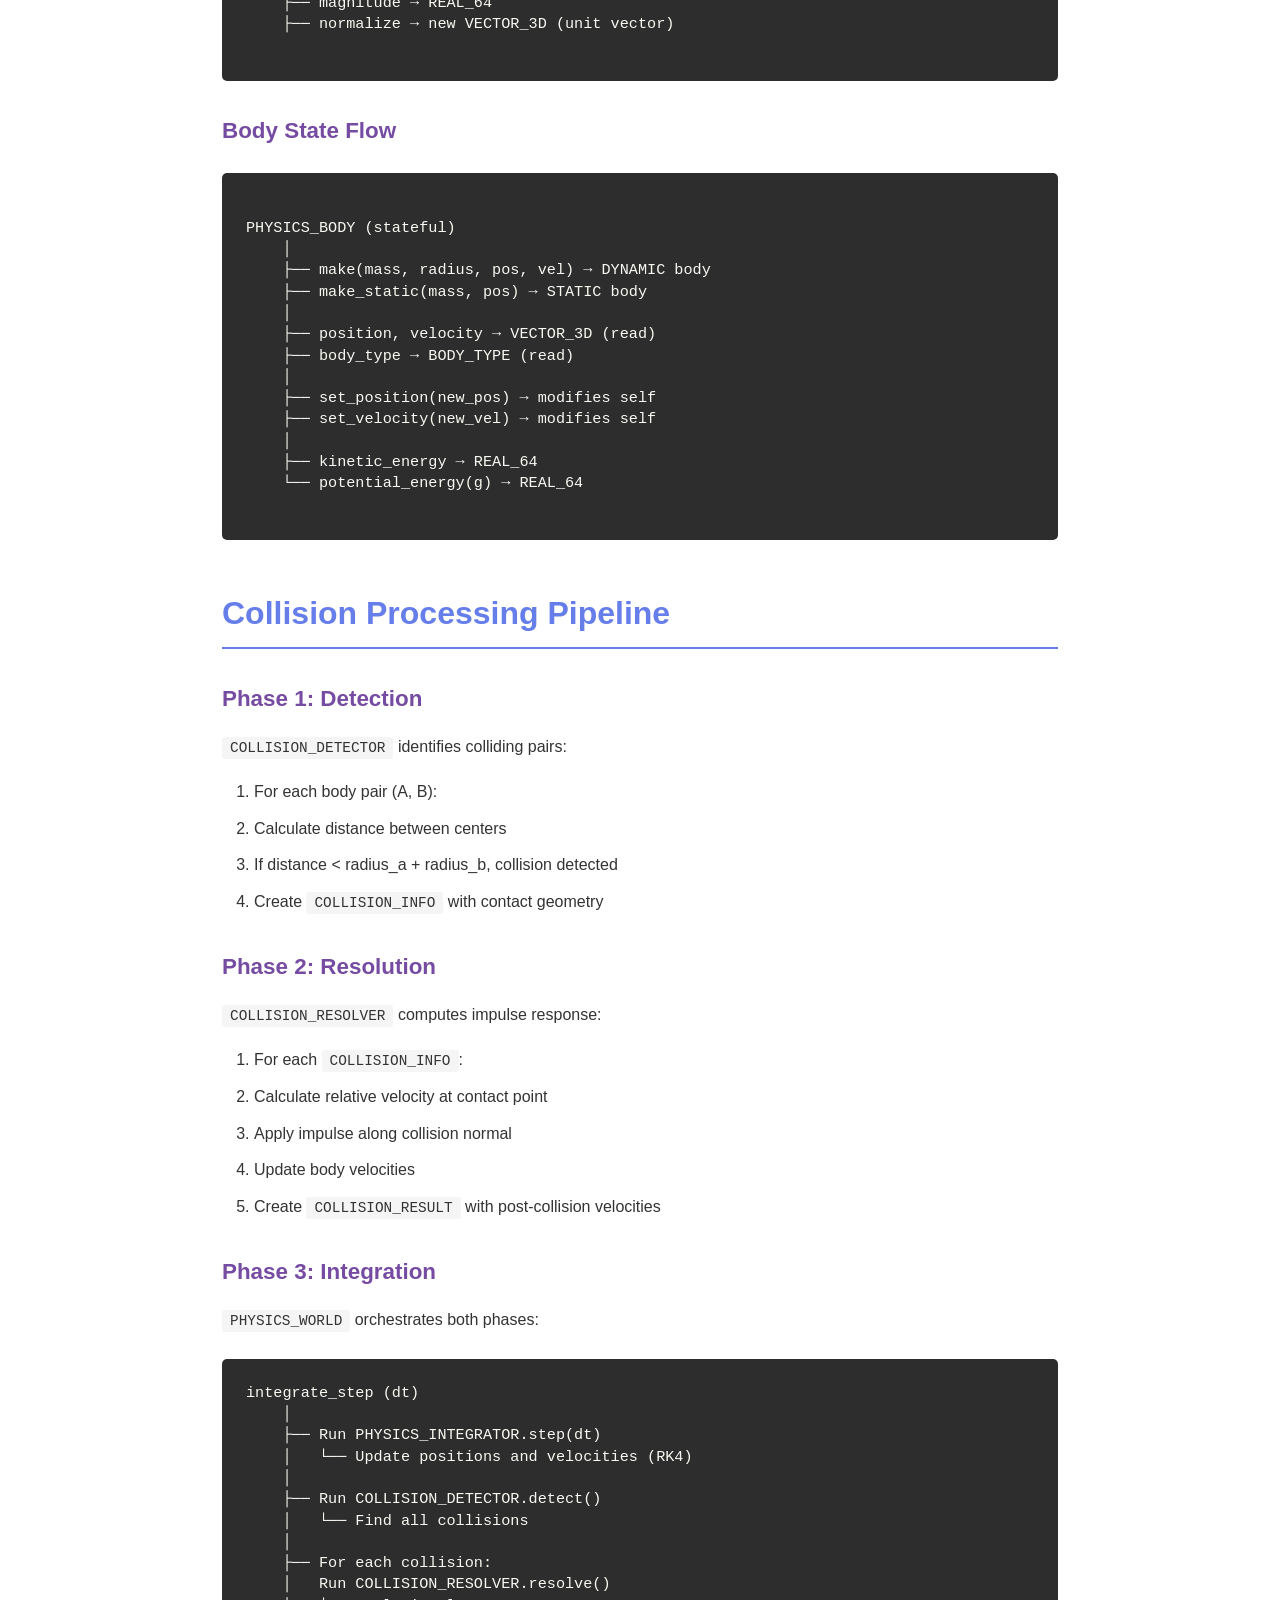
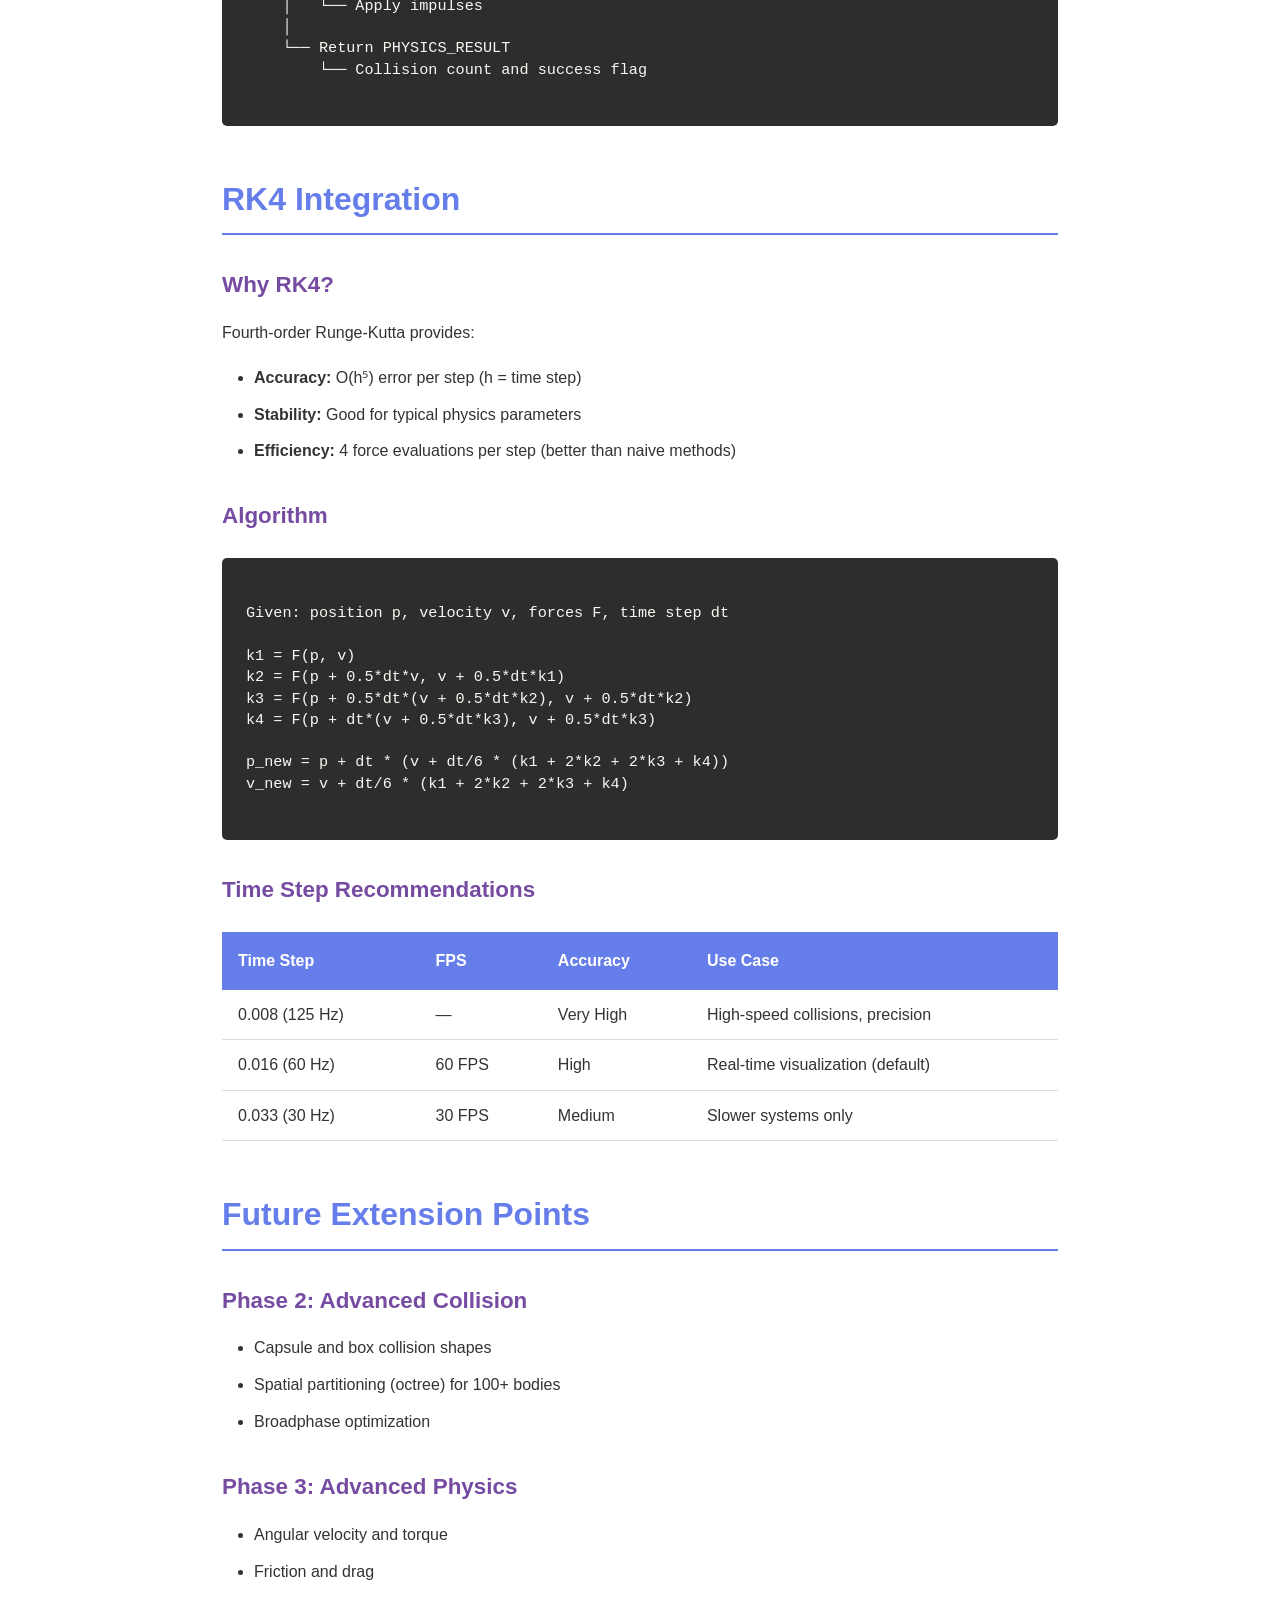
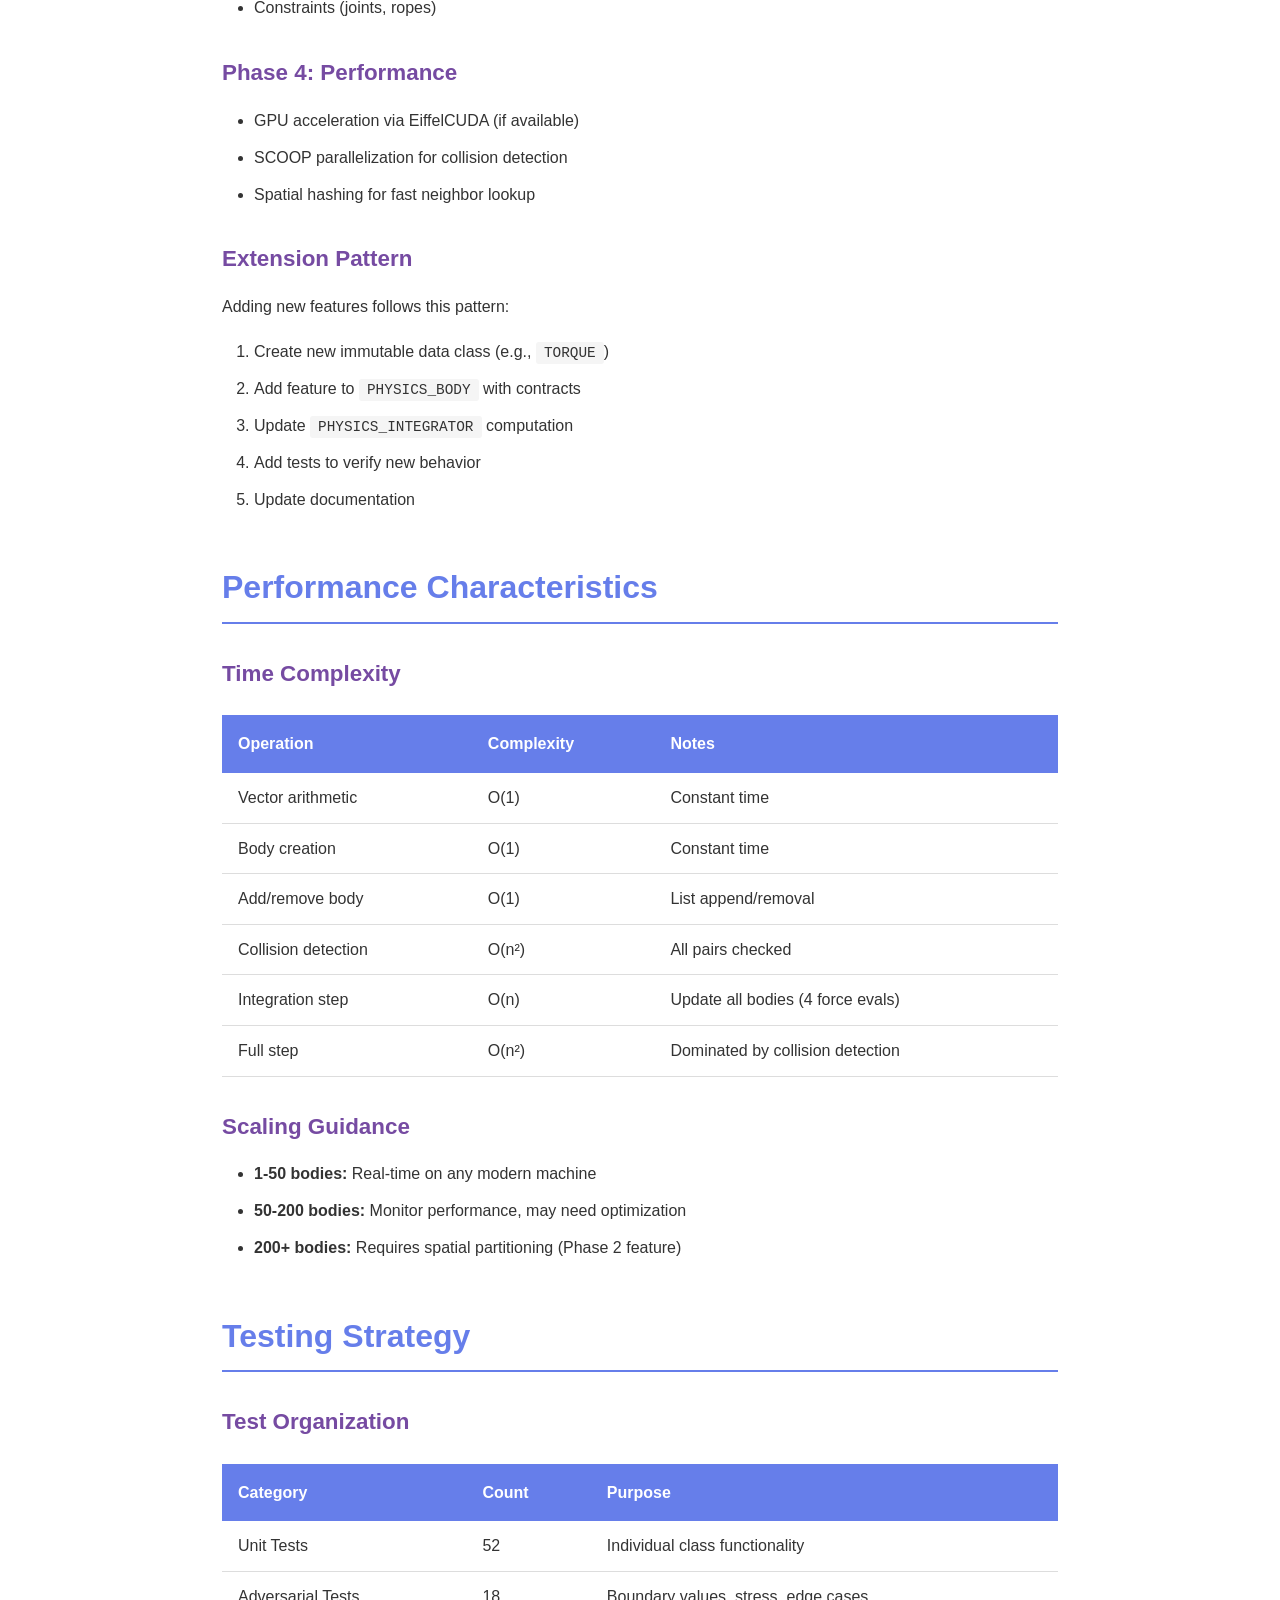
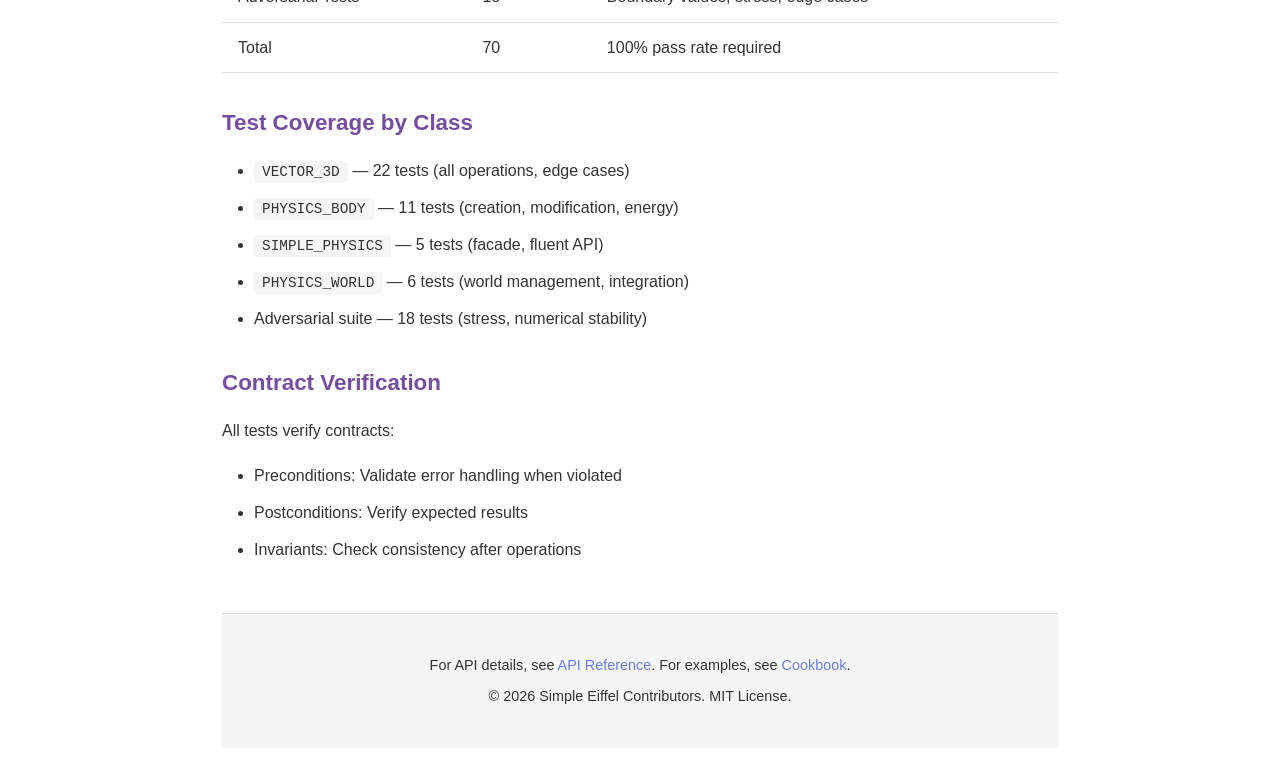
<file: docs/architecture.html>
<!DOCTYPE html>
<html lang="en">
<head>
    <meta charset="UTF-8">
    <meta name="viewport" content="width=device-width, initial-scale=1.0">
    <title>Architecture - simple_physics</title>
    <link rel="stylesheet" href="css/style.css">
</head>
<body>
    <header>
        <h1>simple_physics</h1>
        <p class="tagline">Architecture & Design</p>
    </header>

    <nav>
        <ul>
            <li><a href="index.html">Overview</a></li>
            <li><a href="quick.html">Quick API</a></li>
            <li><a href="user-guide.html">User Guide</a></li>
            <li><a href="api-reference.html">API Reference</a></li>
            <li><a href="#design">Design</a></li>
        </ul>
    </nav>

    <main>
        <section id="overview">
            <h2>Architecture Overview</h2>
            <p>simple_physics is organized into three conceptual layers:</p>
            <ul>
                <li><strong>Foundation Layer:</strong> Core mathematical types (VECTOR_3D, BODY_TYPE)</li>
                <li><strong>Domain Layer:</strong> Physics concepts (PHYSICS_BODY, PHYSICS_WORLD)</li>
                <li><strong>Integration Layer:</strong> Numerical methods (PHYSICS_INTEGRATOR, collision detection)</li>
            </ul>
        </section>

        <section id="design">
            <h2>Design Principles</h2>

            <h3>1. Single Responsibility</h3>
            <p>Each class has one reason to change:</p>
            <ul>
                <li><code>VECTOR_3D</code> — Only responsible for vector math</li>
                <li><code>PHYSICS_BODY</code> — Only responsible for body state (mass, position, velocity)</li>
                <li><code>PHYSICS_WORLD</code> — Only responsible for coordinating bodies and gravity</li>
                <li><code>PHYSICS_INTEGRATOR</code> — Only responsible for numerical integration (RK4)</li>
                <li><code>COLLISION_DETECTOR</code> — Only responsible for detecting collisions</li>
                <li><code>COLLISION_RESOLVER</code> — Only responsible for computing collision responses</li>
            </ul>

            <h3>2. Immutability of Results</h3>
            <p>Operations return new objects rather than modifying state:</p>
            <pre><code>-- ✓ Immutable: Returns new vector
l_result := v1.add (v2)

-- ✗ Wrong: Can't modify in place
v1.x := 10.0  -- Error: read-only</code></pre>
            <p>Exception: Commands like <code>set_position</code> modify the body itself (since bodies are stateful).</p>

            <h3>3. Separation of Concerns</h3>
            <p>Public API is separate from implementation:</p>
            <table>
                <tr>
                    <th>Concern</th>
                    <th>Responsibility</th>
                    <th>Location</th>
                </tr>
                <tr>
                    <td>Vector Math</td>
                    <td>Component access, arithmetic</td>
                    <td>VECTOR_3D</td>
                </tr>
                <tr>
                    <td>Physics State</td>
                    <td>Mass, position, velocity</td>
                    <td>PHYSICS_BODY</td>
                </tr>
                <tr>
                    <td>World State</td>
                    <td>Bodies, gravity, collision list</td>
                    <td>PHYSICS_WORLD</td>
                </tr>
                <tr>
                    <td>Integration</td>
                    <td>RK4 numerical method</td>
                    <td>PHYSICS_INTEGRATOR</td>
                </tr>
                <tr>
                    <td>Collision Detection</td>
                    <td>Sphere-sphere collision</td>
                    <td>COLLISION_DETECTOR</td>
                </tr>
                <tr>
                    <td>Collision Response</td>
                    <td>Impulse calculations</td>
                    <td>COLLISION_RESOLVER</td>
                </tr>
            </table>

            <h3>4. Design by Contract</h3>
            <p>Every public feature has explicit contracts:</p>
            <ul>
                <li><strong>Preconditions:</strong> What must be true before calling (caller's responsibility)</li>
                <li><strong>Postconditions:</strong> What will be true after (provider's responsibility)</li>
                <li><strong>Invariants:</strong> What must always be true (class's responsibility)</li>
            </ul>
            <p>Example:</p>
            <pre><code>add (other: VECTOR_3D): VECTOR_3D
    require
        other_not_void: other /= Void
    ensure
        result_not_void: Result /= Void</code></pre>
        </section>

        <section id="class-hierarchy">
            <h2>Class Hierarchy</h2>

            <h3>Core Types</h3>
            <pre><code>
ANY
  ├── VECTOR_3D
  │   (immutable 3D vectors)
  │
  ├── BODY_TYPE
  │   (enumeration: STATIC, DYNAMIC)
  │
  ├── PHYSICS_BODY
  │   (stateful: position, velocity change)
  │
  ├── SIMPLE_PHYSICS
  │   (facade entry point)
  │
  ├── PHYSICS_WORLD
  │   (world orchestrator)
  │
  ├── PHYSICS_RESULT
  │   (immutable integration result)
  │
  ├── COLLISION_INFO
  │   (immutable collision geometry)
  │
  ├── COLLISION_RESULT
  │   (immutable post-collision data)
  │
  ├── PHYSICS_INTEGRATOR
  │   (RK4 integration)
  │
  ├── COLLISION_DETECTOR
  │   (sphere collision detection)
  │
  └── COLLISION_RESOLVER
      (impulse-based resolution)
            </code></pre>

            <h3>No Inheritance Chains</h3>
            <p>By design, simple_physics avoids deep inheritance hierarchies. Each class inherits directly from <code>ANY</code>:</p>
            <ul>
                <li><strong>Benefit:</strong> Simple, flat hierarchy — easy to understand</li>
                <li><strong>Benefit:</strong> Composition over inheritance</li>
                <li><strong>Trade-off:</strong> Some code duplication in data classes</li>
            </ul>
        </section>

        <section id="data-flow">
            <h2>Data Flow</h2>

            <h3>Typical Simulation Loop</h3>
            <pre><code>
SIMPLE_PHYSICS
    │
    ├── set_gravity(9.8)
    │   └── Creates default gravity vector
    │
    └── create_world
        │
        ├── PHYSICS_WORLD (initialized with gravity)
        │   │
        │   ├── add_body(body1)
        │   ├── add_body(body2)
        │   └── add_body(body3)
        │
        └── integrate_step(dt) [repeated]
            │
            ├── PHYSICS_INTEGRATOR
            │   └── RK4 step (4 force evaluations)
            │
            ├── Update positions
            ├── Update velocities
            │
            ├── COLLISION_DETECTOR
            │   └── Find collisions
            │
            └── COLLISION_RESOLVER
                └── Apply impulses
            </code></pre>

            <h3>Vector Operations Flow</h3>
            <pre><code>
VECTOR_3D (immutable)
    │
    ├── make(x, y, z) → new VECTOR_3D
    ├── zero → new VECTOR_3D (0, 0, 0)
    │
    ├── add(other) → new VECTOR_3D (result)
    ├── subtract(other) → new VECTOR_3D (result)
    ├── scale(factor) → new VECTOR_3D (result)
    │
    ├── dot_product(other) → REAL_64
    ├── cross_product(other) → new VECTOR_3D
    │
    ├── magnitude → REAL_64
    ├── normalize → new VECTOR_3D (unit vector)
            </code></pre>

            <h3>Body State Flow</h3>
            <pre><code>
PHYSICS_BODY (stateful)
    │
    ├── make(mass, radius, pos, vel) → DYNAMIC body
    ├── make_static(mass, pos) → STATIC body
    │
    ├── position, velocity → VECTOR_3D (read)
    ├── body_type → BODY_TYPE (read)
    │
    ├── set_position(new_pos) → modifies self
    ├── set_velocity(new_vel) → modifies self
    │
    ├── kinetic_energy → REAL_64
    └── potential_energy(g) → REAL_64
            </code></pre>
        </section>

        <section id="collision-pipeline">
            <h2>Collision Processing Pipeline</h2>

            <h3>Phase 1: Detection</h3>
            <p><code>COLLISION_DETECTOR</code> identifies colliding pairs:</p>
            <ol>
                <li>For each body pair (A, B):</li>
                <li>Calculate distance between centers</li>
                <li>If distance &lt; radius_a + radius_b, collision detected</li>
                <li>Create <code>COLLISION_INFO</code> with contact geometry</li>
            </ol>

            <h3>Phase 2: Resolution</h3>
            <p><code>COLLISION_RESOLVER</code> computes impulse response:</p>
            <ol>
                <li>For each <code>COLLISION_INFO</code>:</li>
                <li>Calculate relative velocity at contact point</li>
                <li>Apply impulse along collision normal</li>
                <li>Update body velocities</li>
                <li>Create <code>COLLISION_RESULT</code> with post-collision velocities</li>
            </ol>

            <h3>Phase 3: Integration</h3>
            <p><code>PHYSICS_WORLD</code> orchestrates both phases:</p>
            <pre><code>integrate_step (dt)
    │
    ├── Run PHYSICS_INTEGRATOR.step(dt)
    │   └── Update positions and velocities (RK4)
    │
    ├── Run COLLISION_DETECTOR.detect()
    │   └── Find all collisions
    │
    ├── For each collision:
    │   Run COLLISION_RESOLVER.resolve()
    │   └── Apply impulses
    │
    └── Return PHYSICS_RESULT
        └── Collision count and success flag
            </code></pre>
        </section>

        <section id="integration-method">
            <h2>RK4 Integration</h2>

            <h3>Why RK4?</h3>
            <p>Fourth-order Runge-Kutta provides:</p>
            <ul>
                <li><strong>Accuracy:</strong> O(h⁵) error per step (h = time step)</li>
                <li><strong>Stability:</strong> Good for typical physics parameters</li>
                <li><strong>Efficiency:</strong> 4 force evaluations per step (better than naive methods)</li>
            </ul>

            <h3>Algorithm</h3>
            <pre><code>
Given: position p, velocity v, forces F, time step dt

k1 = F(p, v)
k2 = F(p + 0.5*dt*v, v + 0.5*dt*k1)
k3 = F(p + 0.5*dt*(v + 0.5*dt*k2), v + 0.5*dt*k2)
k4 = F(p + dt*(v + 0.5*dt*k3), v + 0.5*dt*k3)

p_new = p + dt * (v + dt/6 * (k1 + 2*k2 + 2*k3 + k4))
v_new = v + dt/6 * (k1 + 2*k2 + 2*k3 + k4)
            </code></pre>

            <h3>Time Step Recommendations</h3>
            <table>
                <tr>
                    <th>Time Step</th>
                    <th>FPS</th>
                    <th>Accuracy</th>
                    <th>Use Case</th>
                </tr>
                <tr>
                    <td>0.008 (125 Hz)</td>
                    <td>—</td>
                    <td>Very High</td>
                    <td>High-speed collisions, precision</td>
                </tr>
                <tr>
                    <td>0.016 (60 Hz)</td>
                    <td>60 FPS</td>
                    <td>High</td>
                    <td>Real-time visualization (default)</td>
                </tr>
                <tr>
                    <td>0.033 (30 Hz)</td>
                    <td>30 FPS</td>
                    <td>Medium</td>
                    <td>Slower systems only</td>
                </tr>
            </table>
        </section>

        <section id="future-extensions">
            <h2>Future Extension Points</h2>

            <h3>Phase 2: Advanced Collision</h3>
            <ul>
                <li>Capsule and box collision shapes</li>
                <li>Spatial partitioning (octree) for 100+ bodies</li>
                <li>Broadphase optimization</li>
            </ul>

            <h3>Phase 3: Advanced Physics</h3>
            <ul>
                <li>Angular velocity and torque</li>
                <li>Friction and drag</li>
                <li>Constraints (joints, ropes)</li>
            </ul>

            <h3>Phase 4: Performance</h3>
            <ul>
                <li>GPU acceleration via EiffelCUDA (if available)</li>
                <li>SCOOP parallelization for collision detection</li>
                <li>Spatial hashing for fast neighbor lookup</li>
            </ul>

            <h3>Extension Pattern</h3>
            <p>Adding new features follows this pattern:</p>
            <ol>
                <li>Create new immutable data class (e.g., <code>TORQUE</code>)</li>
                <li>Add feature to <code>PHYSICS_BODY</code> with contracts</li>
                <li>Update <code>PHYSICS_INTEGRATOR</code> computation</li>
                <li>Add tests to verify new behavior</li>
                <li>Update documentation</li>
            </ol>
        </section>

        <section id="performance-characteristics">
            <h2>Performance Characteristics</h2>

            <h3>Time Complexity</h3>
            <table>
                <tr>
                    <th>Operation</th>
                    <th>Complexity</th>
                    <th>Notes</th>
                </tr>
                <tr>
                    <td>Vector arithmetic</td>
                    <td>O(1)</td>
                    <td>Constant time</td>
                </tr>
                <tr>
                    <td>Body creation</td>
                    <td>O(1)</td>
                    <td>Constant time</td>
                </tr>
                <tr>
                    <td>Add/remove body</td>
                    <td>O(1)</td>
                    <td>List append/removal</td>
                </tr>
                <tr>
                    <td>Collision detection</td>
                    <td>O(n²)</td>
                    <td>All pairs checked</td>
                </tr>
                <tr>
                    <td>Integration step</td>
                    <td>O(n)</td>
                    <td>Update all bodies (4 force evals)</td>
                </tr>
                <tr>
                    <td>Full step</td>
                    <td>O(n²)</td>
                    <td>Dominated by collision detection</td>
                </tr>
            </table>

            <h3>Scaling Guidance</h3>
            <ul>
                <li><strong>1-50 bodies:</strong> Real-time on any modern machine</li>
                <li><strong>50-200 bodies:</strong> Monitor performance, may need optimization</li>
                <li><strong>200+ bodies:</strong> Requires spatial partitioning (Phase 2 feature)</li>
            </ul>
        </section>

        <section id="testing-strategy">
            <h2>Testing Strategy</h2>

            <h3>Test Organization</h3>
            <table>
                <tr>
                    <th>Category</th>
                    <th>Count</th>
                    <th>Purpose</th>
                </tr>
                <tr>
                    <td>Unit Tests</td>
                    <td>52</td>
                    <td>Individual class functionality</td>
                </tr>
                <tr>
                    <td>Adversarial Tests</td>
                    <td>18</td>
                    <td>Boundary values, stress, edge cases</td>
                </tr>
                <tr>
                    <td>Total</td>
                    <td>70</td>
                    <td>100% pass rate required</td>
                </tr>
            </table>

            <h3>Test Coverage by Class</h3>
            <ul>
                <li><code>VECTOR_3D</code> — 22 tests (all operations, edge cases)</li>
                <li><code>PHYSICS_BODY</code> — 11 tests (creation, modification, energy)</li>
                <li><code>SIMPLE_PHYSICS</code> — 5 tests (facade, fluent API)</li>
                <li><code>PHYSICS_WORLD</code> — 6 tests (world management, integration)</li>
                <li>Adversarial suite — 18 tests (stress, numerical stability)</li>
            </ul>

            <h3>Contract Verification</h3>
            <p>All tests verify contracts:</p>
            <ul>
                <li>Preconditions: Validate error handling when violated</li>
                <li>Postconditions: Verify expected results</li>
                <li>Invariants: Check consistency after operations</li>
            </ul>
        </section>

        <footer>
            <p>For API details, see <a href="api-reference.html">API Reference</a>. For examples, see <a href="cookbook.html">Cookbook</a>.</p>
            <p>&copy; 2026 Simple Eiffel Contributors. MIT License.</p>
        </footer>
    </main>
</body>
</html>
</file>
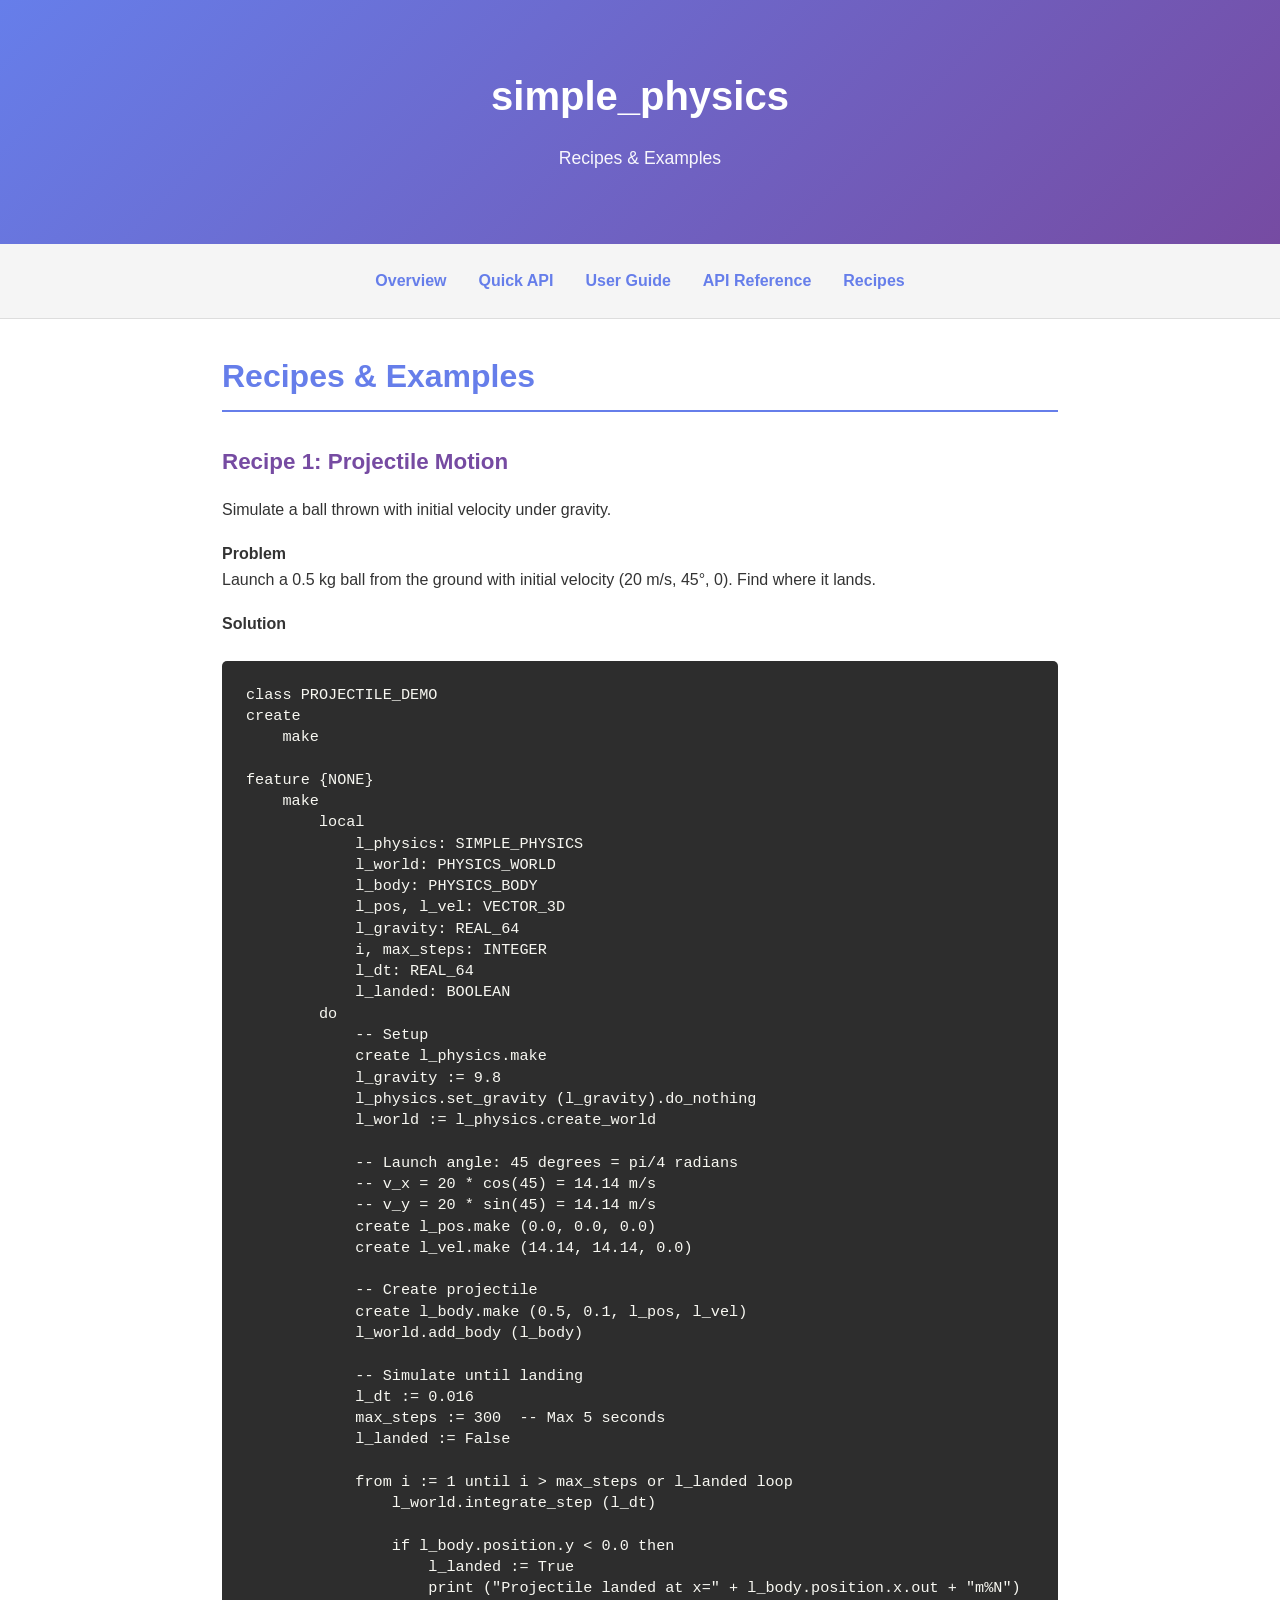
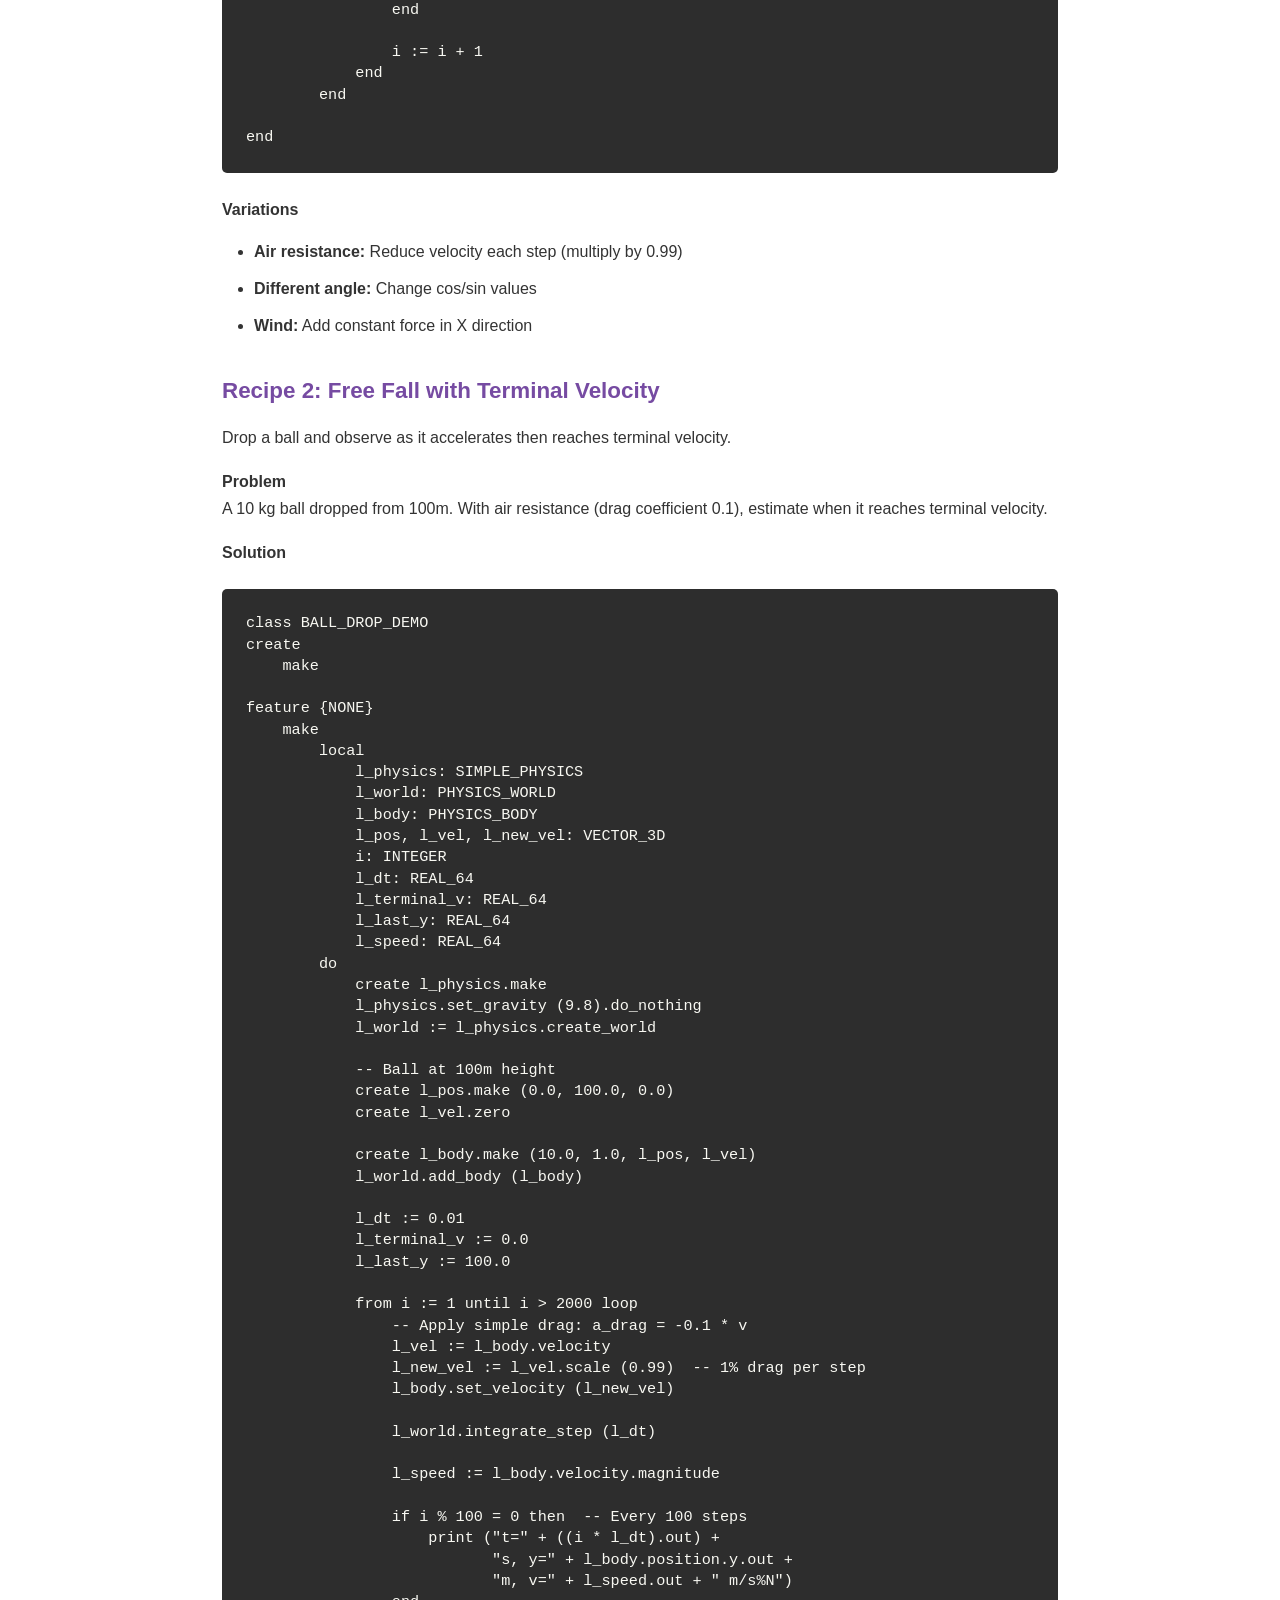
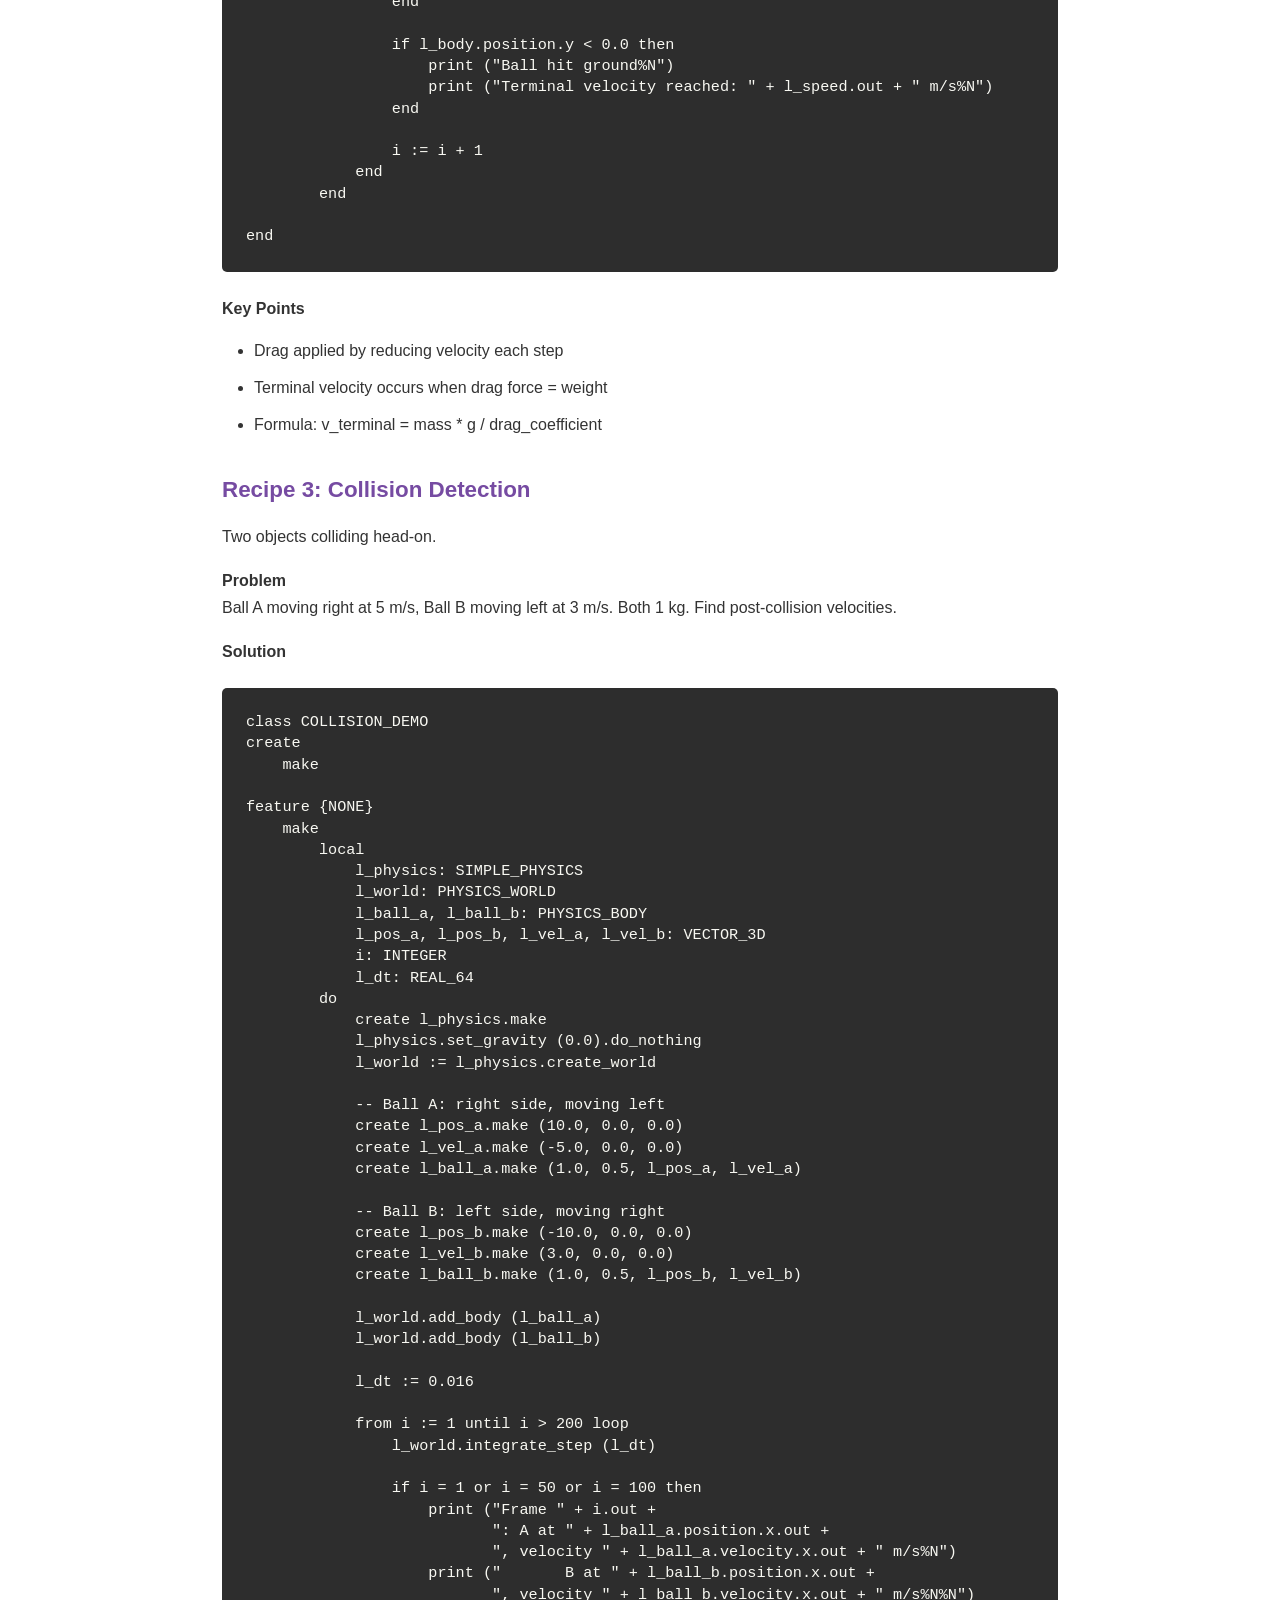
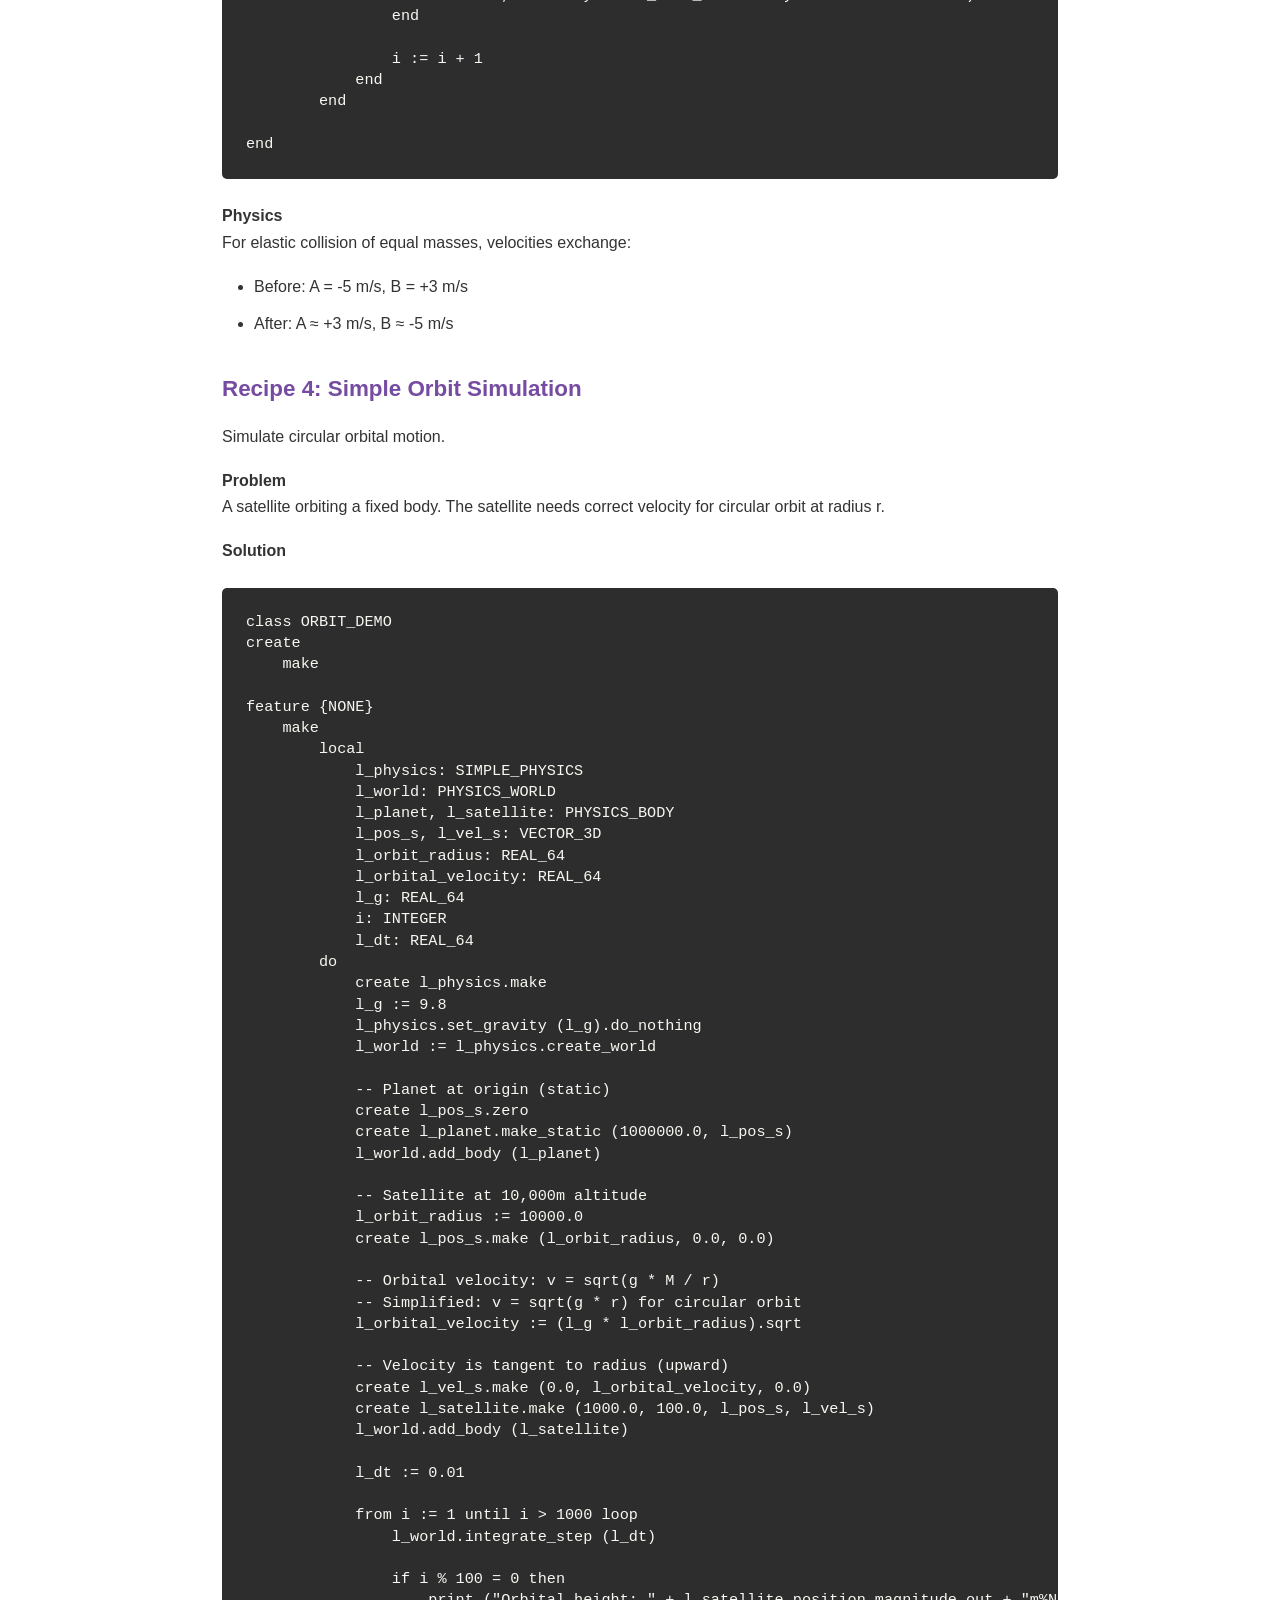
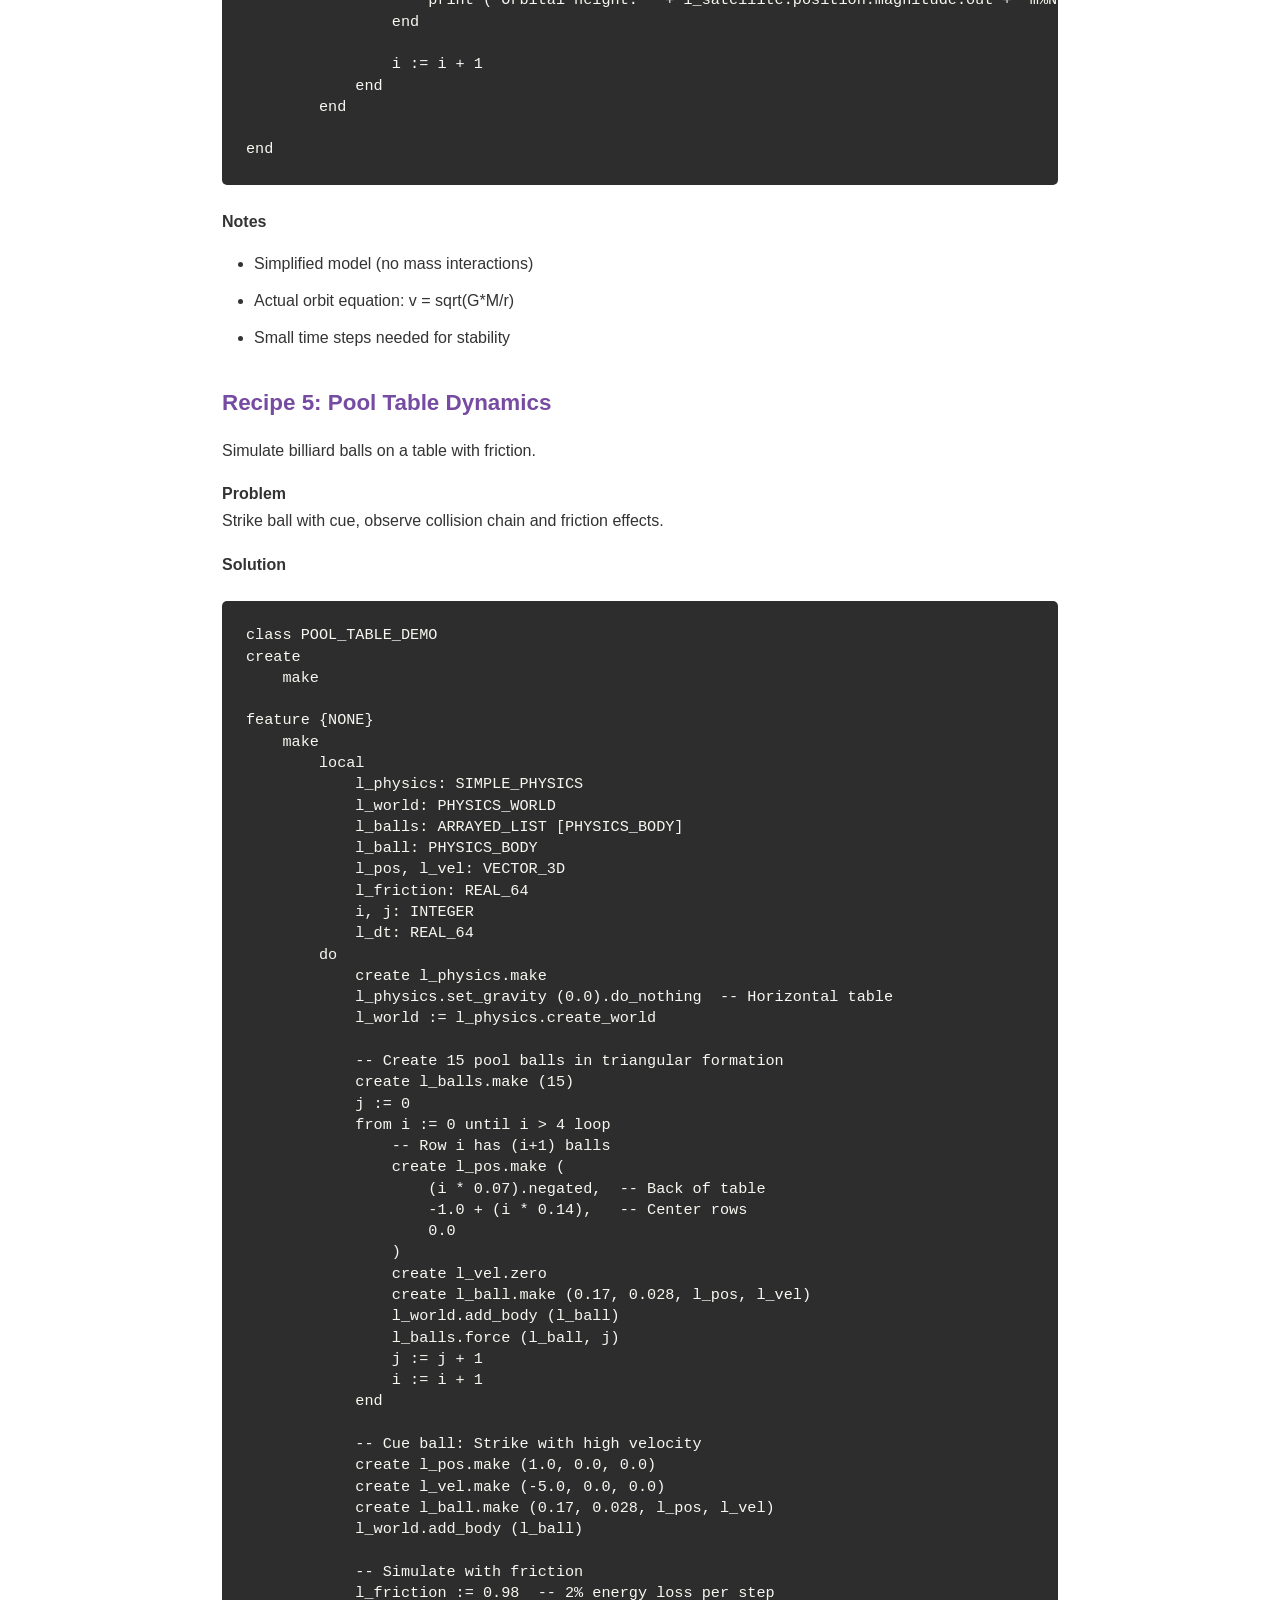
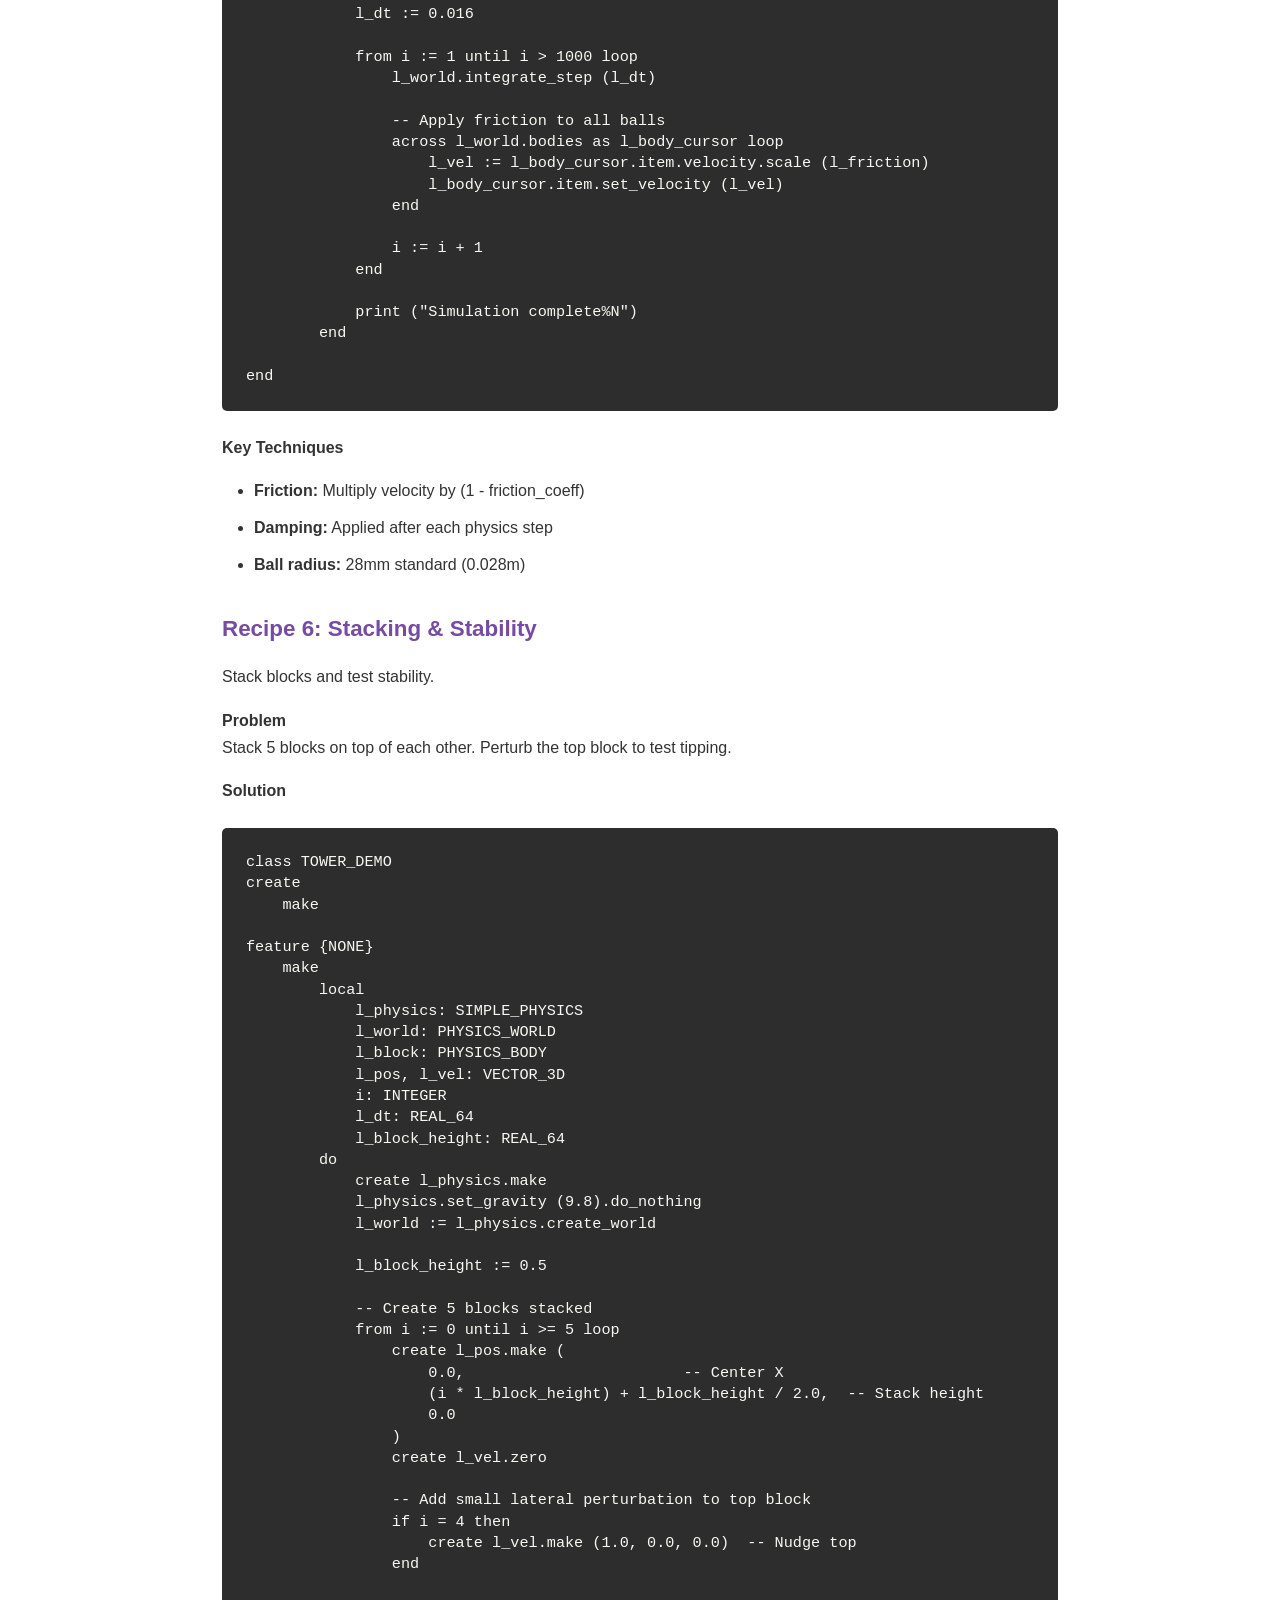
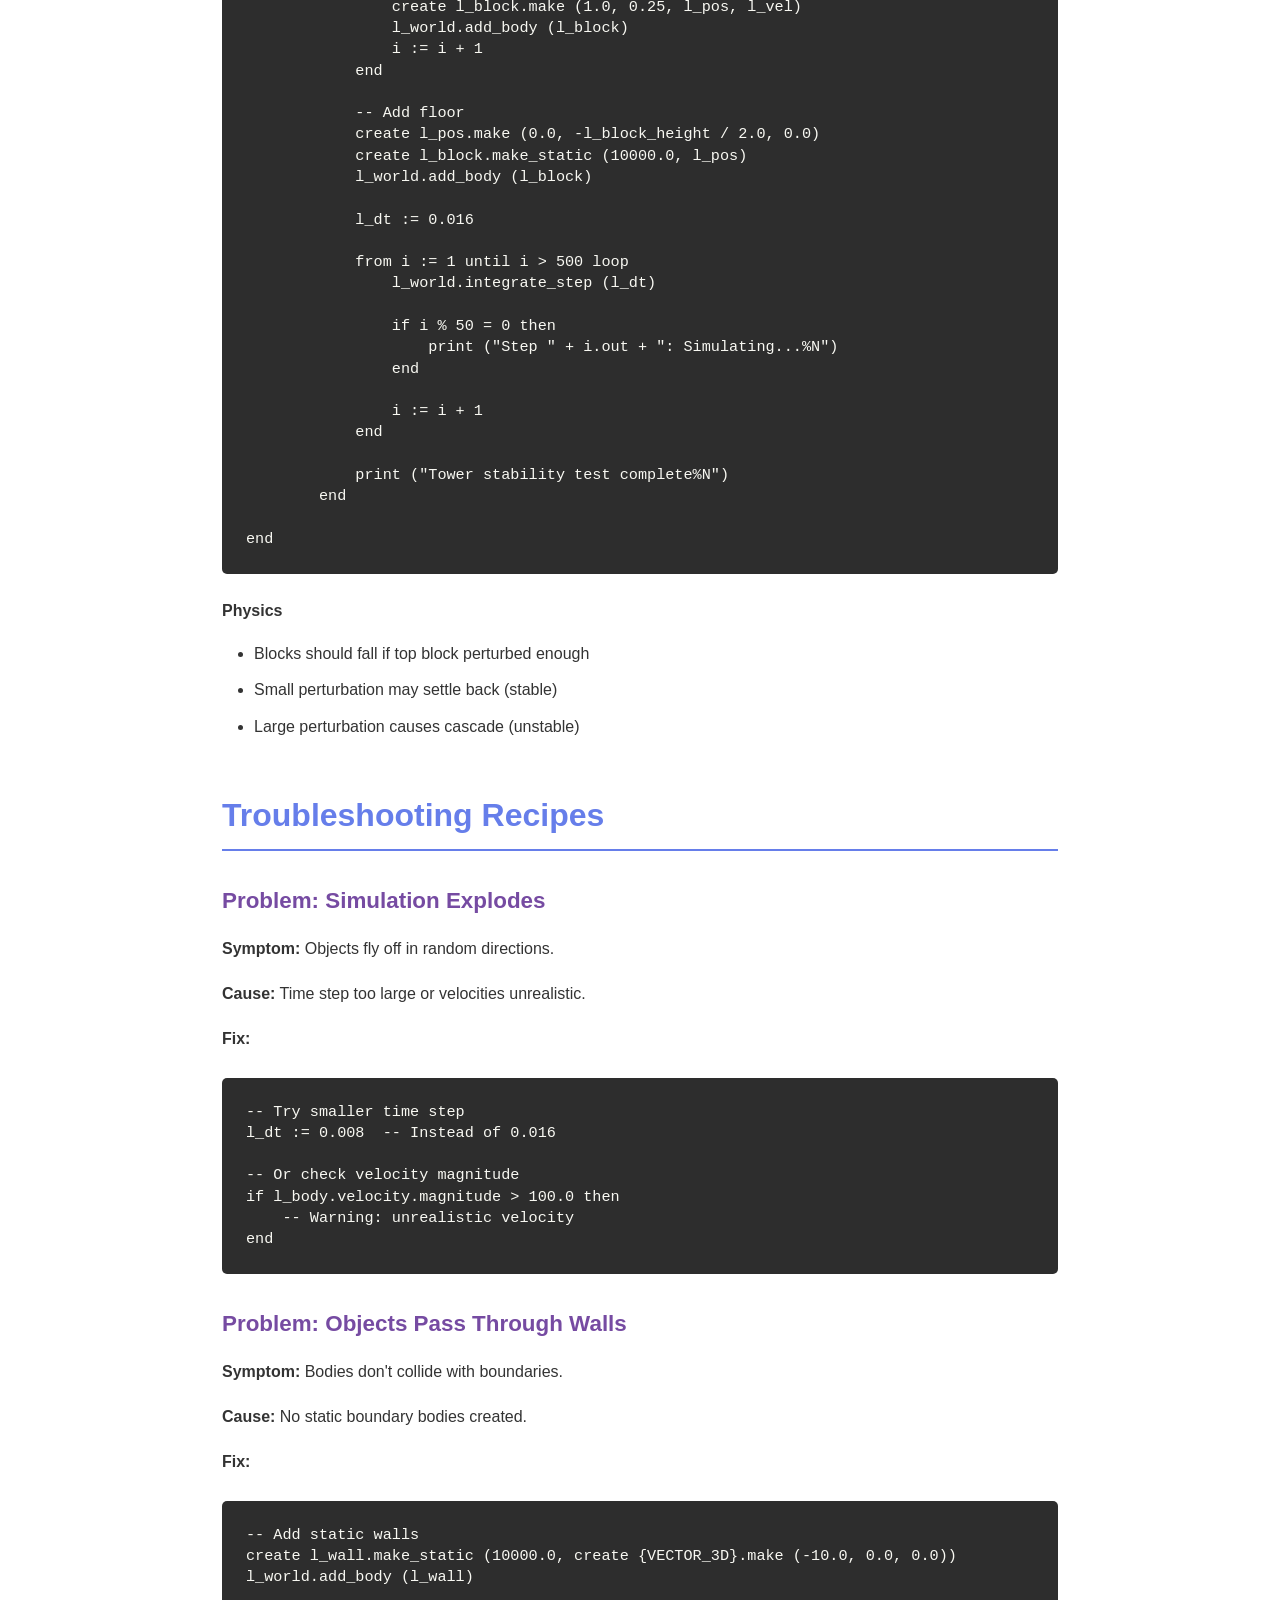
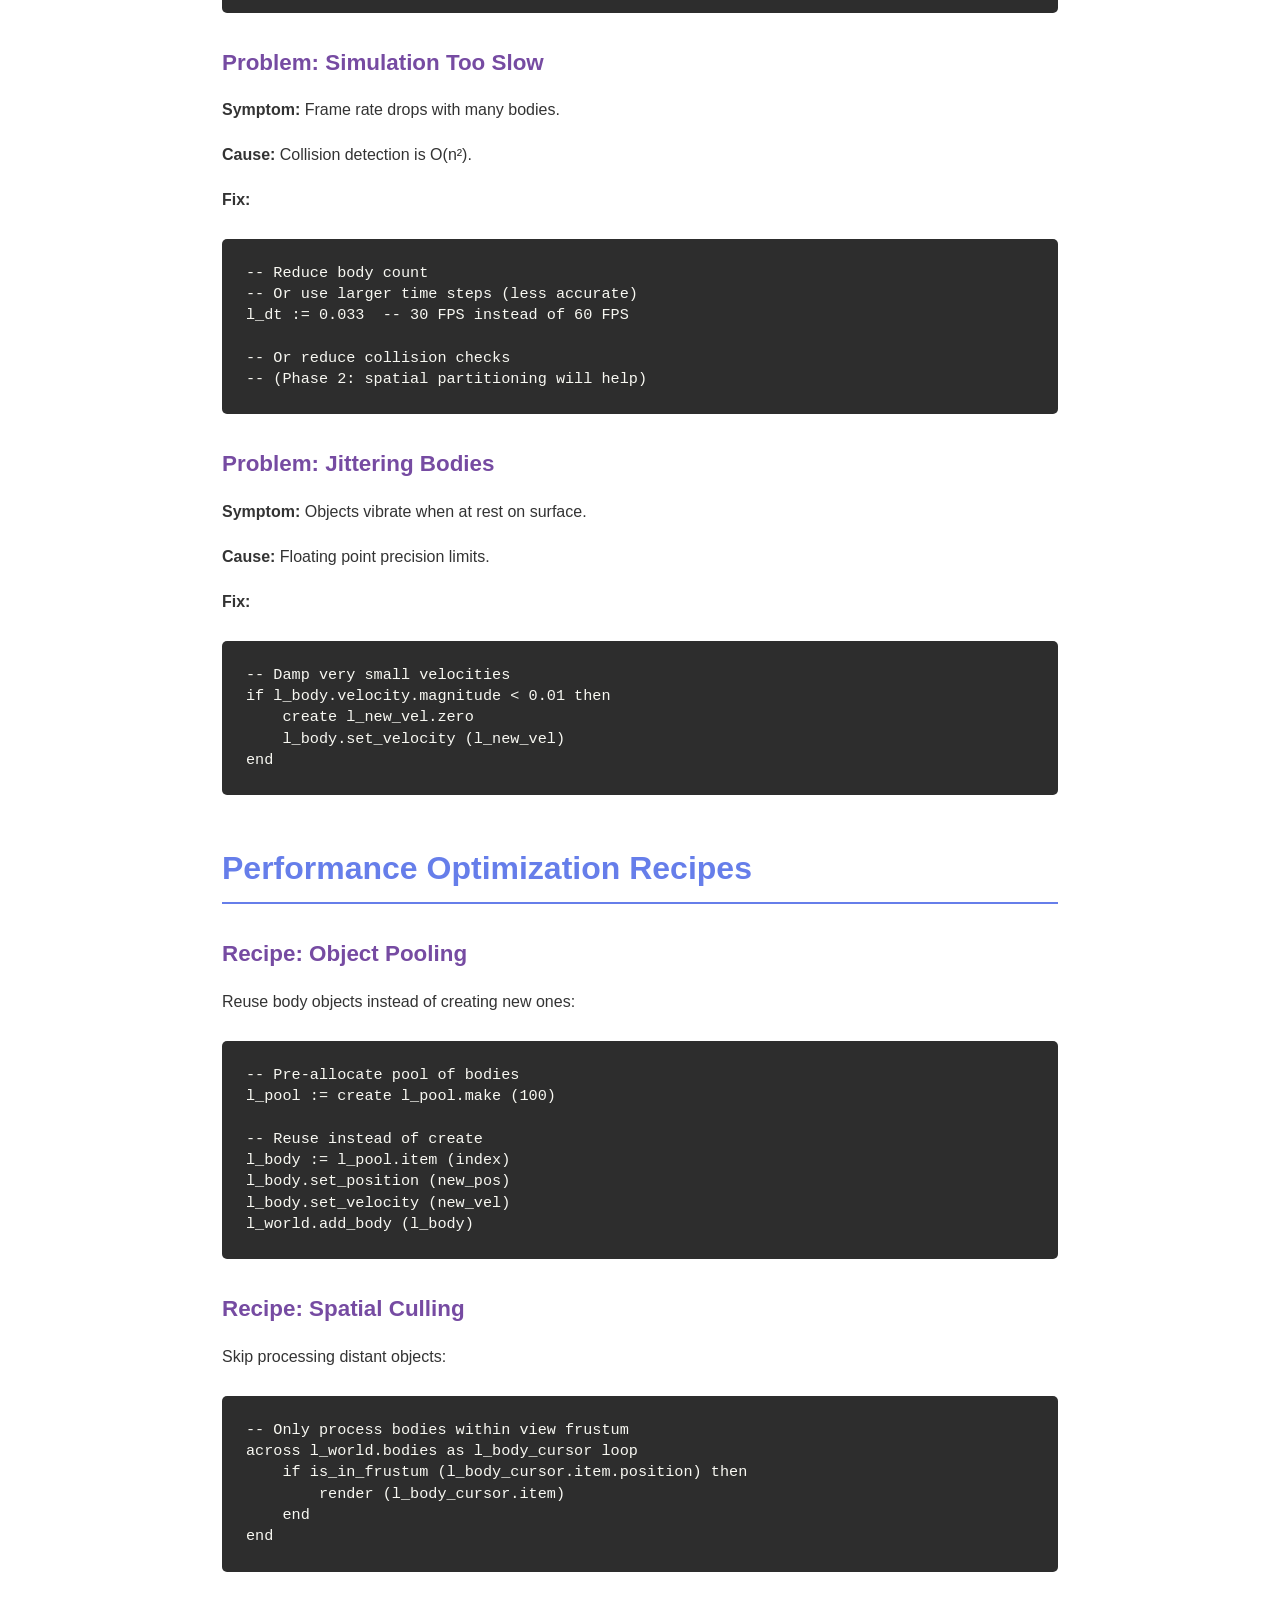
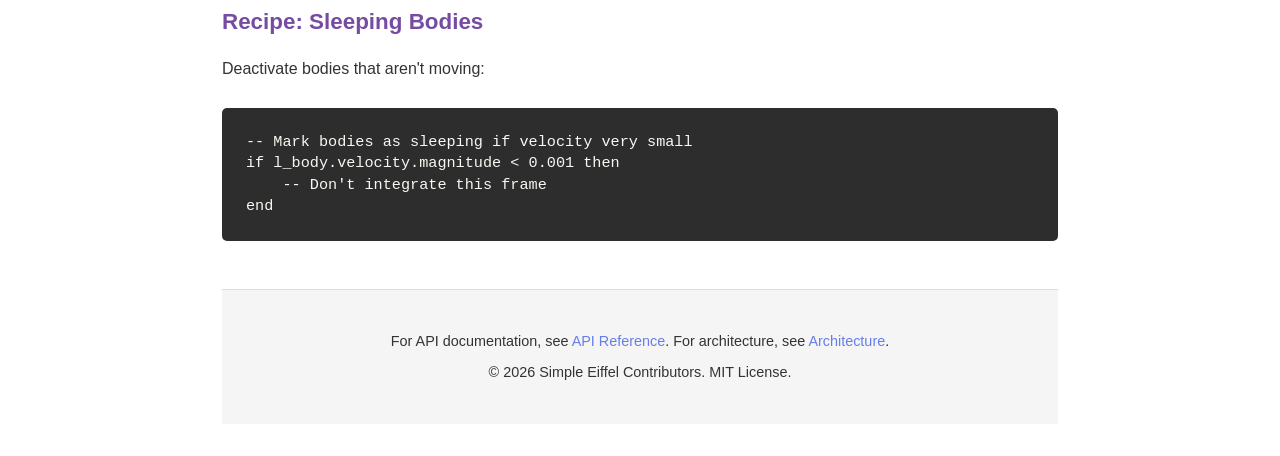
<file: docs/cookbook.html>
<!DOCTYPE html>
<html lang="en">
<head>
    <meta charset="UTF-8">
    <meta name="viewport" content="width=device-width, initial-scale=1.0">
    <title>Cookbook - simple_physics</title>
    <link rel="stylesheet" href="css/style.css">
</head>
<body>
    <header>
        <h1>simple_physics</h1>
        <p class="tagline">Recipes & Examples</p>
    </header>

    <nav>
        <ul>
            <li><a href="index.html">Overview</a></li>
            <li><a href="quick.html">Quick API</a></li>
            <li><a href="user-guide.html">User Guide</a></li>
            <li><a href="api-reference.html">API Reference</a></li>
            <li><a href="#recipes">Recipes</a></li>
        </ul>
    </nav>

    <main>
        <section id="recipes">
            <h2>Recipes & Examples</h2>

            <article id="recipe-projectile">
                <h3>Recipe 1: Projectile Motion</h3>
                <p>Simulate a ball thrown with initial velocity under gravity.</p>

                <h4>Problem</h4>
                <p>Launch a 0.5 kg ball from the ground with initial velocity (20 m/s, 45°, 0). Find where it lands.</p>

                <h4>Solution</h4>
                <pre><code>class PROJECTILE_DEMO
create
    make

feature {NONE}
    make
        local
            l_physics: SIMPLE_PHYSICS
            l_world: PHYSICS_WORLD
            l_body: PHYSICS_BODY
            l_pos, l_vel: VECTOR_3D
            l_gravity: REAL_64
            i, max_steps: INTEGER
            l_dt: REAL_64
            l_landed: BOOLEAN
        do
            -- Setup
            create l_physics.make
            l_gravity := 9.8
            l_physics.set_gravity (l_gravity).do_nothing
            l_world := l_physics.create_world

            -- Launch angle: 45 degrees = pi/4 radians
            -- v_x = 20 * cos(45) = 14.14 m/s
            -- v_y = 20 * sin(45) = 14.14 m/s
            create l_pos.make (0.0, 0.0, 0.0)
            create l_vel.make (14.14, 14.14, 0.0)

            -- Create projectile
            create l_body.make (0.5, 0.1, l_pos, l_vel)
            l_world.add_body (l_body)

            -- Simulate until landing
            l_dt := 0.016
            max_steps := 300  -- Max 5 seconds
            l_landed := False

            from i := 1 until i > max_steps or l_landed loop
                l_world.integrate_step (l_dt)

                if l_body.position.y < 0.0 then
                    l_landed := True
                    print ("Projectile landed at x=" + l_body.position.x.out + "m%N")
                end

                i := i + 1
            end
        end

end</code></pre>

                <h4>Variations</h4>
                <ul>
                    <li><strong>Air resistance:</strong> Reduce velocity each step (multiply by 0.99)</li>
                    <li><strong>Different angle:</strong> Change cos/sin values</li>
                    <li><strong>Wind:</strong> Add constant force in X direction</li>
                </ul>
            </article>

            <article id="recipe-ball-drop">
                <h3>Recipe 2: Free Fall with Terminal Velocity</h3>
                <p>Drop a ball and observe as it accelerates then reaches terminal velocity.</p>

                <h4>Problem</h4>
                <p>A 10 kg ball dropped from 100m. With air resistance (drag coefficient 0.1), estimate when it reaches terminal velocity.</p>

                <h4>Solution</h4>
                <pre><code>class BALL_DROP_DEMO
create
    make

feature {NONE}
    make
        local
            l_physics: SIMPLE_PHYSICS
            l_world: PHYSICS_WORLD
            l_body: PHYSICS_BODY
            l_pos, l_vel, l_new_vel: VECTOR_3D
            i: INTEGER
            l_dt: REAL_64
            l_terminal_v: REAL_64
            l_last_y: REAL_64
            l_speed: REAL_64
        do
            create l_physics.make
            l_physics.set_gravity (9.8).do_nothing
            l_world := l_physics.create_world

            -- Ball at 100m height
            create l_pos.make (0.0, 100.0, 0.0)
            create l_vel.zero

            create l_body.make (10.0, 1.0, l_pos, l_vel)
            l_world.add_body (l_body)

            l_dt := 0.01
            l_terminal_v := 0.0
            l_last_y := 100.0

            from i := 1 until i > 2000 loop
                -- Apply simple drag: a_drag = -0.1 * v
                l_vel := l_body.velocity
                l_new_vel := l_vel.scale (0.99)  -- 1% drag per step
                l_body.set_velocity (l_new_vel)

                l_world.integrate_step (l_dt)

                l_speed := l_body.velocity.magnitude

                if i % 100 = 0 then  -- Every 100 steps
                    print ("t=" + ((i * l_dt).out) +
                           "s, y=" + l_body.position.y.out +
                           "m, v=" + l_speed.out + " m/s%N")
                end

                if l_body.position.y < 0.0 then
                    print ("Ball hit ground%N")
                    print ("Terminal velocity reached: " + l_speed.out + " m/s%N")
                end

                i := i + 1
            end
        end

end</code></pre>

                <h4>Key Points</h4>
                <ul>
                    <li>Drag applied by reducing velocity each step</li>
                    <li>Terminal velocity occurs when drag force = weight</li>
                    <li>Formula: v_terminal = mass * g / drag_coefficient</li>
                </ul>
            </article>

            <article id="recipe-collision">
                <h3>Recipe 3: Collision Detection</h3>
                <p>Two objects colliding head-on.</p>

                <h4>Problem</h4>
                <p>Ball A moving right at 5 m/s, Ball B moving left at 3 m/s. Both 1 kg. Find post-collision velocities.</p>

                <h4>Solution</h4>
                <pre><code>class COLLISION_DEMO
create
    make

feature {NONE}
    make
        local
            l_physics: SIMPLE_PHYSICS
            l_world: PHYSICS_WORLD
            l_ball_a, l_ball_b: PHYSICS_BODY
            l_pos_a, l_pos_b, l_vel_a, l_vel_b: VECTOR_3D
            i: INTEGER
            l_dt: REAL_64
        do
            create l_physics.make
            l_physics.set_gravity (0.0).do_nothing
            l_world := l_physics.create_world

            -- Ball A: right side, moving left
            create l_pos_a.make (10.0, 0.0, 0.0)
            create l_vel_a.make (-5.0, 0.0, 0.0)
            create l_ball_a.make (1.0, 0.5, l_pos_a, l_vel_a)

            -- Ball B: left side, moving right
            create l_pos_b.make (-10.0, 0.0, 0.0)
            create l_vel_b.make (3.0, 0.0, 0.0)
            create l_ball_b.make (1.0, 0.5, l_pos_b, l_vel_b)

            l_world.add_body (l_ball_a)
            l_world.add_body (l_ball_b)

            l_dt := 0.016

            from i := 1 until i > 200 loop
                l_world.integrate_step (l_dt)

                if i = 1 or i = 50 or i = 100 then
                    print ("Frame " + i.out +
                           ": A at " + l_ball_a.position.x.out +
                           ", velocity " + l_ball_a.velocity.x.out + " m/s%N")
                    print ("       B at " + l_ball_b.position.x.out +
                           ", velocity " + l_ball_b.velocity.x.out + " m/s%N%N")
                end

                i := i + 1
            end
        end

end</code></pre>

                <h4>Physics</h4>
                <p>For elastic collision of equal masses, velocities exchange:</p>
                <ul>
                    <li>Before: A = -5 m/s, B = +3 m/s</li>
                    <li>After: A ≈ +3 m/s, B ≈ -5 m/s</li>
                </ul>
            </article>

            <article id="recipe-orbit">
                <h3>Recipe 4: Simple Orbit Simulation</h3>
                <p>Simulate circular orbital motion.</p>

                <h4>Problem</h4>
                <p>A satellite orbiting a fixed body. The satellite needs correct velocity for circular orbit at radius r.</p>

                <h4>Solution</h4>
                <pre><code>class ORBIT_DEMO
create
    make

feature {NONE}
    make
        local
            l_physics: SIMPLE_PHYSICS
            l_world: PHYSICS_WORLD
            l_planet, l_satellite: PHYSICS_BODY
            l_pos_s, l_vel_s: VECTOR_3D
            l_orbit_radius: REAL_64
            l_orbital_velocity: REAL_64
            l_g: REAL_64
            i: INTEGER
            l_dt: REAL_64
        do
            create l_physics.make
            l_g := 9.8
            l_physics.set_gravity (l_g).do_nothing
            l_world := l_physics.create_world

            -- Planet at origin (static)
            create l_pos_s.zero
            create l_planet.make_static (1000000.0, l_pos_s)
            l_world.add_body (l_planet)

            -- Satellite at 10,000m altitude
            l_orbit_radius := 10000.0
            create l_pos_s.make (l_orbit_radius, 0.0, 0.0)

            -- Orbital velocity: v = sqrt(g * M / r)
            -- Simplified: v = sqrt(g * r) for circular orbit
            l_orbital_velocity := (l_g * l_orbit_radius).sqrt

            -- Velocity is tangent to radius (upward)
            create l_vel_s.make (0.0, l_orbital_velocity, 0.0)
            create l_satellite.make (1000.0, 100.0, l_pos_s, l_vel_s)
            l_world.add_body (l_satellite)

            l_dt := 0.01

            from i := 1 until i > 1000 loop
                l_world.integrate_step (l_dt)

                if i % 100 = 0 then
                    print ("Orbital height: " + l_satellite.position.magnitude.out + "m%N")
                end

                i := i + 1
            end
        end

end</code></pre>

                <h4>Notes</h4>
                <ul>
                    <li>Simplified model (no mass interactions)</li>
                    <li>Actual orbit equation: v = sqrt(G*M/r)</li>
                    <li>Small time steps needed for stability</li>
                </ul>
            </article>

            <article id="recipe-pool-table">
                <h3>Recipe 5: Pool Table Dynamics</h3>
                <p>Simulate billiard balls on a table with friction.</p>

                <h4>Problem</h4>
                <p>Strike ball with cue, observe collision chain and friction effects.</p>

                <h4>Solution</h4>
                <pre><code>class POOL_TABLE_DEMO
create
    make

feature {NONE}
    make
        local
            l_physics: SIMPLE_PHYSICS
            l_world: PHYSICS_WORLD
            l_balls: ARRAYED_LIST [PHYSICS_BODY]
            l_ball: PHYSICS_BODY
            l_pos, l_vel: VECTOR_3D
            l_friction: REAL_64
            i, j: INTEGER
            l_dt: REAL_64
        do
            create l_physics.make
            l_physics.set_gravity (0.0).do_nothing  -- Horizontal table
            l_world := l_physics.create_world

            -- Create 15 pool balls in triangular formation
            create l_balls.make (15)
            j := 0
            from i := 0 until i > 4 loop
                -- Row i has (i+1) balls
                create l_pos.make (
                    (i * 0.07).negated,  -- Back of table
                    -1.0 + (i * 0.14),   -- Center rows
                    0.0
                )
                create l_vel.zero
                create l_ball.make (0.17, 0.028, l_pos, l_vel)
                l_world.add_body (l_ball)
                l_balls.force (l_ball, j)
                j := j + 1
                i := i + 1
            end

            -- Cue ball: Strike with high velocity
            create l_pos.make (1.0, 0.0, 0.0)
            create l_vel.make (-5.0, 0.0, 0.0)
            create l_ball.make (0.17, 0.028, l_pos, l_vel)
            l_world.add_body (l_ball)

            -- Simulate with friction
            l_friction := 0.98  -- 2% energy loss per step
            l_dt := 0.016

            from i := 1 until i > 1000 loop
                l_world.integrate_step (l_dt)

                -- Apply friction to all balls
                across l_world.bodies as l_body_cursor loop
                    l_vel := l_body_cursor.item.velocity.scale (l_friction)
                    l_body_cursor.item.set_velocity (l_vel)
                end

                i := i + 1
            end

            print ("Simulation complete%N")
        end

end</code></pre>

                <h4>Key Techniques</h4>
                <ul>
                    <li><strong>Friction:</strong> Multiply velocity by (1 - friction_coeff)</li>
                    <li><strong>Damping:</strong> Applied after each physics step</li>
                    <li><strong>Ball radius:</strong> 28mm standard (0.028m)</li>
                </ul>
            </article>

            <article id="recipe-tower">
                <h3>Recipe 6: Stacking & Stability</h3>
                <p>Stack blocks and test stability.</p>

                <h4>Problem</h4>
                <p>Stack 5 blocks on top of each other. Perturb the top block to test tipping.</p>

                <h4>Solution</h4>
                <pre><code>class TOWER_DEMO
create
    make

feature {NONE}
    make
        local
            l_physics: SIMPLE_PHYSICS
            l_world: PHYSICS_WORLD
            l_block: PHYSICS_BODY
            l_pos, l_vel: VECTOR_3D
            i: INTEGER
            l_dt: REAL_64
            l_block_height: REAL_64
        do
            create l_physics.make
            l_physics.set_gravity (9.8).do_nothing
            l_world := l_physics.create_world

            l_block_height := 0.5

            -- Create 5 blocks stacked
            from i := 0 until i >= 5 loop
                create l_pos.make (
                    0.0,                        -- Center X
                    (i * l_block_height) + l_block_height / 2.0,  -- Stack height
                    0.0
                )
                create l_vel.zero

                -- Add small lateral perturbation to top block
                if i = 4 then
                    create l_vel.make (1.0, 0.0, 0.0)  -- Nudge top
                end

                create l_block.make (1.0, 0.25, l_pos, l_vel)
                l_world.add_body (l_block)
                i := i + 1
            end

            -- Add floor
            create l_pos.make (0.0, -l_block_height / 2.0, 0.0)
            create l_block.make_static (10000.0, l_pos)
            l_world.add_body (l_block)

            l_dt := 0.016

            from i := 1 until i > 500 loop
                l_world.integrate_step (l_dt)

                if i % 50 = 0 then
                    print ("Step " + i.out + ": Simulating...%N")
                end

                i := i + 1
            end

            print ("Tower stability test complete%N")
        end

end</code></pre>

                <h4>Physics</h4>
                <ul>
                    <li>Blocks should fall if top block perturbed enough</li>
                    <li>Small perturbation may settle back (stable)</li>
                    <li>Large perturbation causes cascade (unstable)</li>
                </ul>
            </article>
        </section>

        <section id="troubleshooting-recipes">
            <h2>Troubleshooting Recipes</h2>

            <h3>Problem: Simulation Explodes</h3>
            <p><strong>Symptom:</strong> Objects fly off in random directions.</p>
            <p><strong>Cause:</strong> Time step too large or velocities unrealistic.</p>
            <p><strong>Fix:</strong></p>
            <pre><code>-- Try smaller time step
l_dt := 0.008  -- Instead of 0.016

-- Or check velocity magnitude
if l_body.velocity.magnitude > 100.0 then
    -- Warning: unrealistic velocity
end</code></pre>

            <h3>Problem: Objects Pass Through Walls</h3>
            <p><strong>Symptom:</strong> Bodies don't collide with boundaries.</p>
            <p><strong>Cause:</strong> No static boundary bodies created.</p>
            <p><strong>Fix:</strong></p>
            <pre><code>-- Add static walls
create l_wall.make_static (10000.0, create {VECTOR_3D}.make (-10.0, 0.0, 0.0))
l_world.add_body (l_wall)</code></pre>

            <h3>Problem: Simulation Too Slow</h3>
            <p><strong>Symptom:</strong> Frame rate drops with many bodies.</p>
            <p><strong>Cause:</strong> Collision detection is O(n²).</p>
            <p><strong>Fix:</strong></p>
            <pre><code>-- Reduce body count
-- Or use larger time steps (less accurate)
l_dt := 0.033  -- 30 FPS instead of 60 FPS

-- Or reduce collision checks
-- (Phase 2: spatial partitioning will help)</code></pre>

            <h3>Problem: Jittering Bodies</h3>
            <p><strong>Symptom:</strong> Objects vibrate when at rest on surface.</p>
            <p><strong>Cause:</strong> Floating point precision limits.</p>
            <p><strong>Fix:</strong></p>
            <pre><code>-- Damp very small velocities
if l_body.velocity.magnitude < 0.01 then
    create l_new_vel.zero
    l_body.set_velocity (l_new_vel)
end</code></pre>
        </section>

        <section id="performance-recipes">
            <h2>Performance Optimization Recipes</h2>

            <h3>Recipe: Object Pooling</h3>
            <p>Reuse body objects instead of creating new ones:</p>
            <pre><code>-- Pre-allocate pool of bodies
l_pool := create l_pool.make (100)

-- Reuse instead of create
l_body := l_pool.item (index)
l_body.set_position (new_pos)
l_body.set_velocity (new_vel)
l_world.add_body (l_body)</code></pre>

            <h3>Recipe: Spatial Culling</h3>
            <p>Skip processing distant objects:</p>
            <pre><code>-- Only process bodies within view frustum
across l_world.bodies as l_body_cursor loop
    if is_in_frustum (l_body_cursor.item.position) then
        render (l_body_cursor.item)
    end
end</code></pre>

            <h3>Recipe: Sleeping Bodies</h3>
            <p>Deactivate bodies that aren't moving:</p>
            <pre><code>-- Mark bodies as sleeping if velocity very small
if l_body.velocity.magnitude < 0.001 then
    -- Don't integrate this frame
end</code></pre>
        </section>

        <footer>
            <p>For API documentation, see <a href="api-reference.html">API Reference</a>. For architecture, see <a href="architecture.html">Architecture</a>.</p>
            <p>&copy; 2026 Simple Eiffel Contributors. MIT License.</p>
        </footer>
    </main>
</body>
</html>
</file>
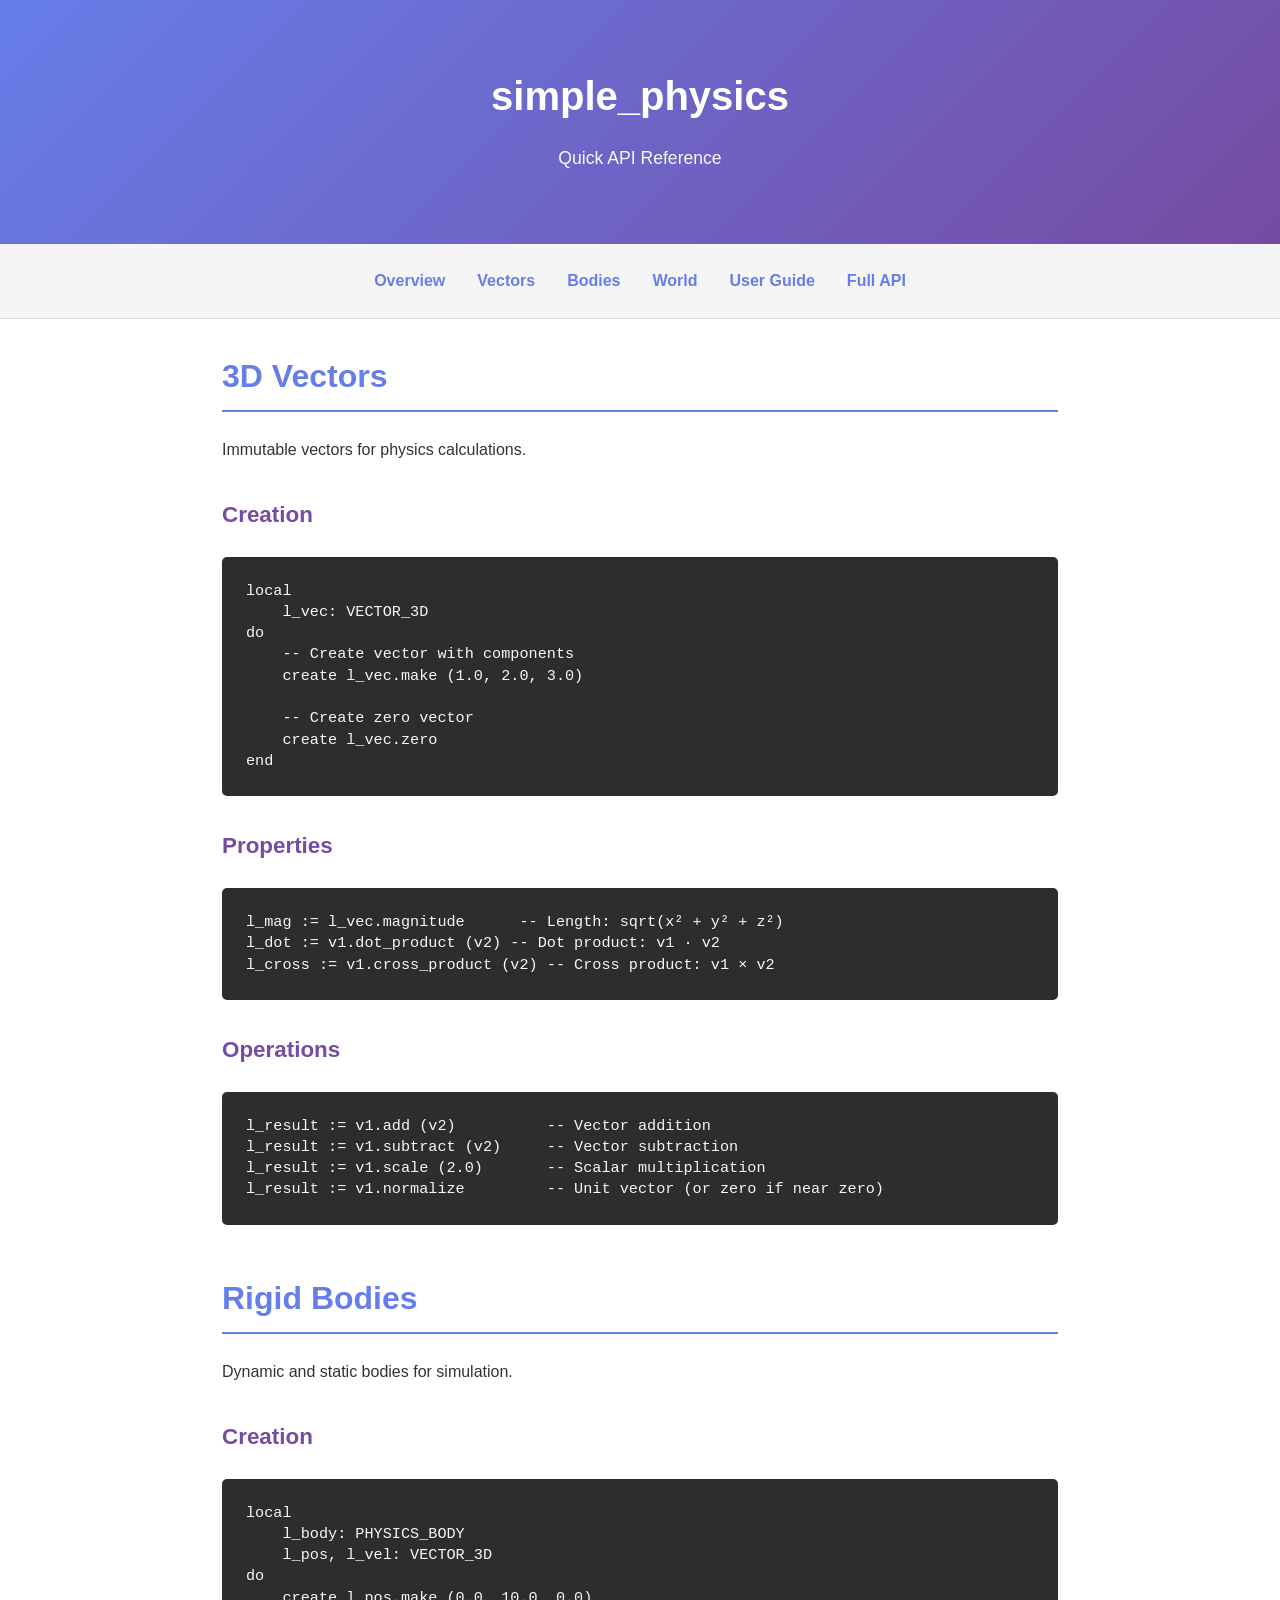
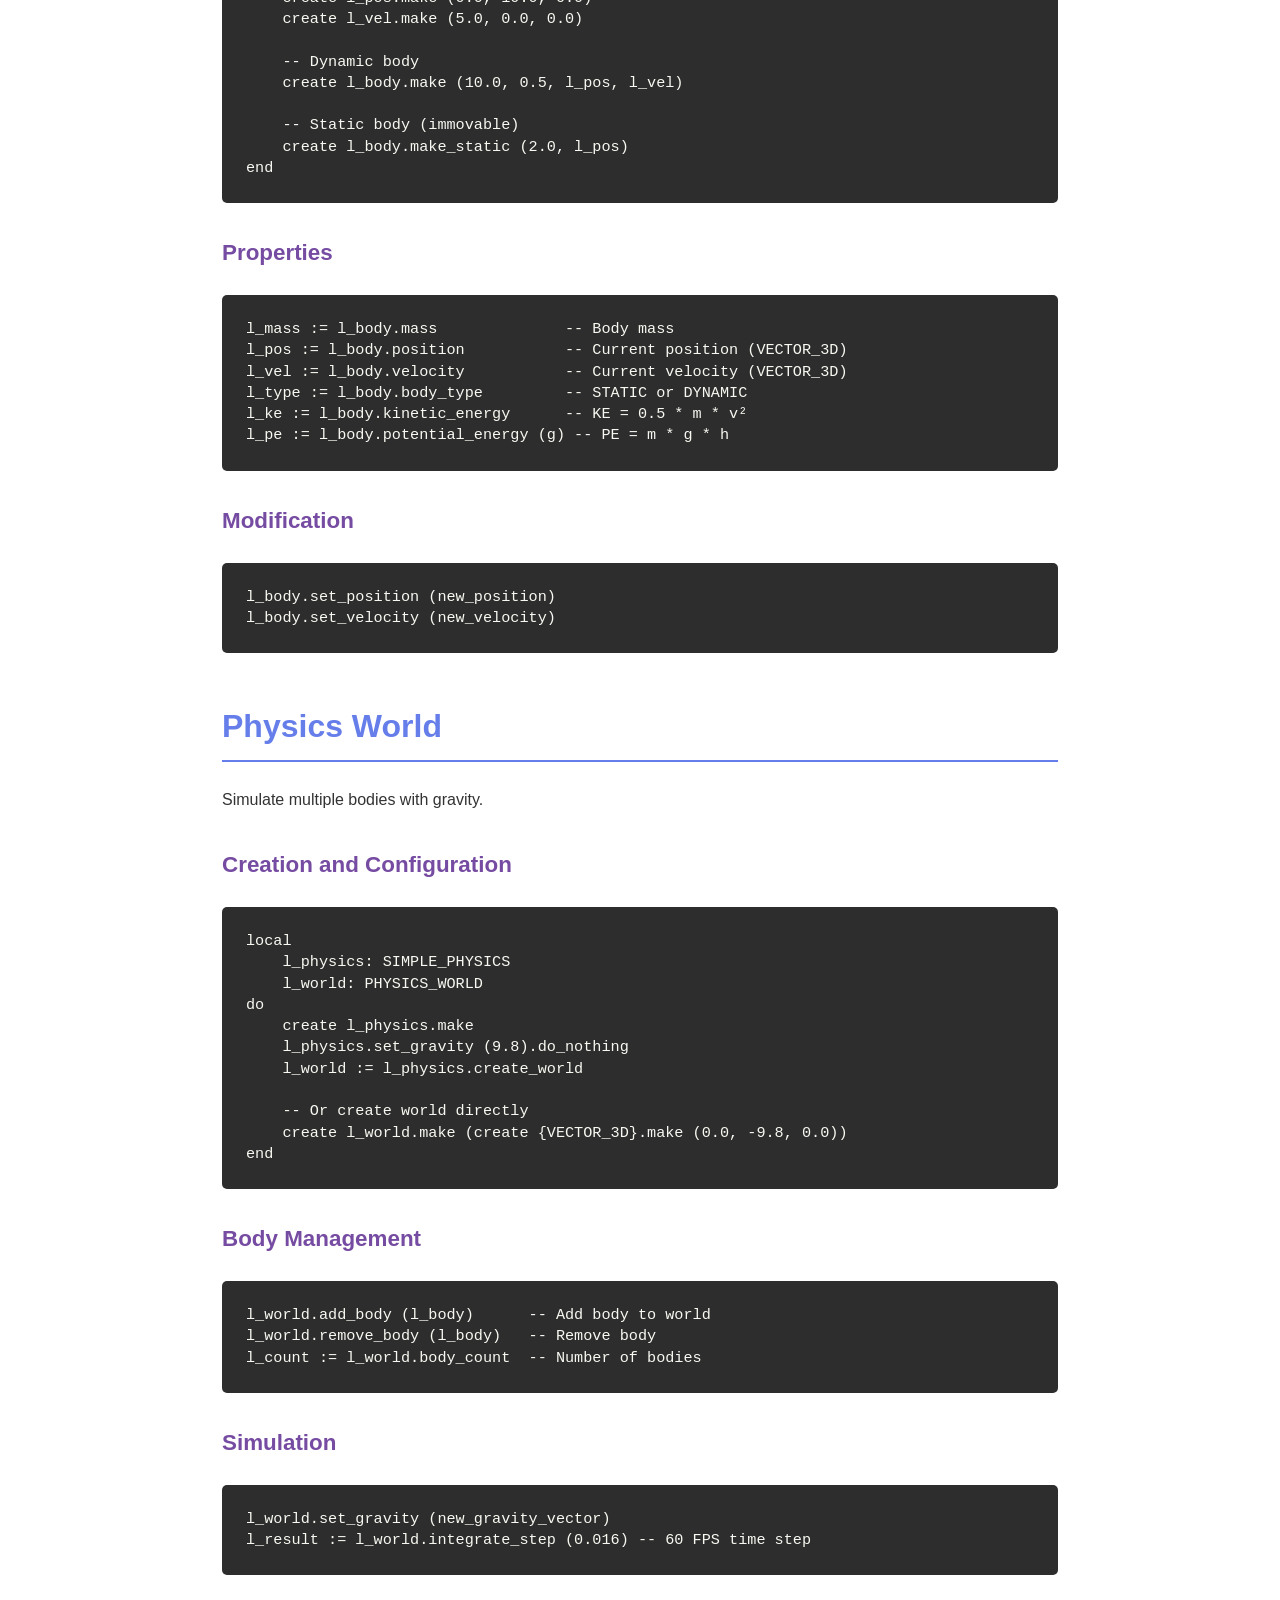
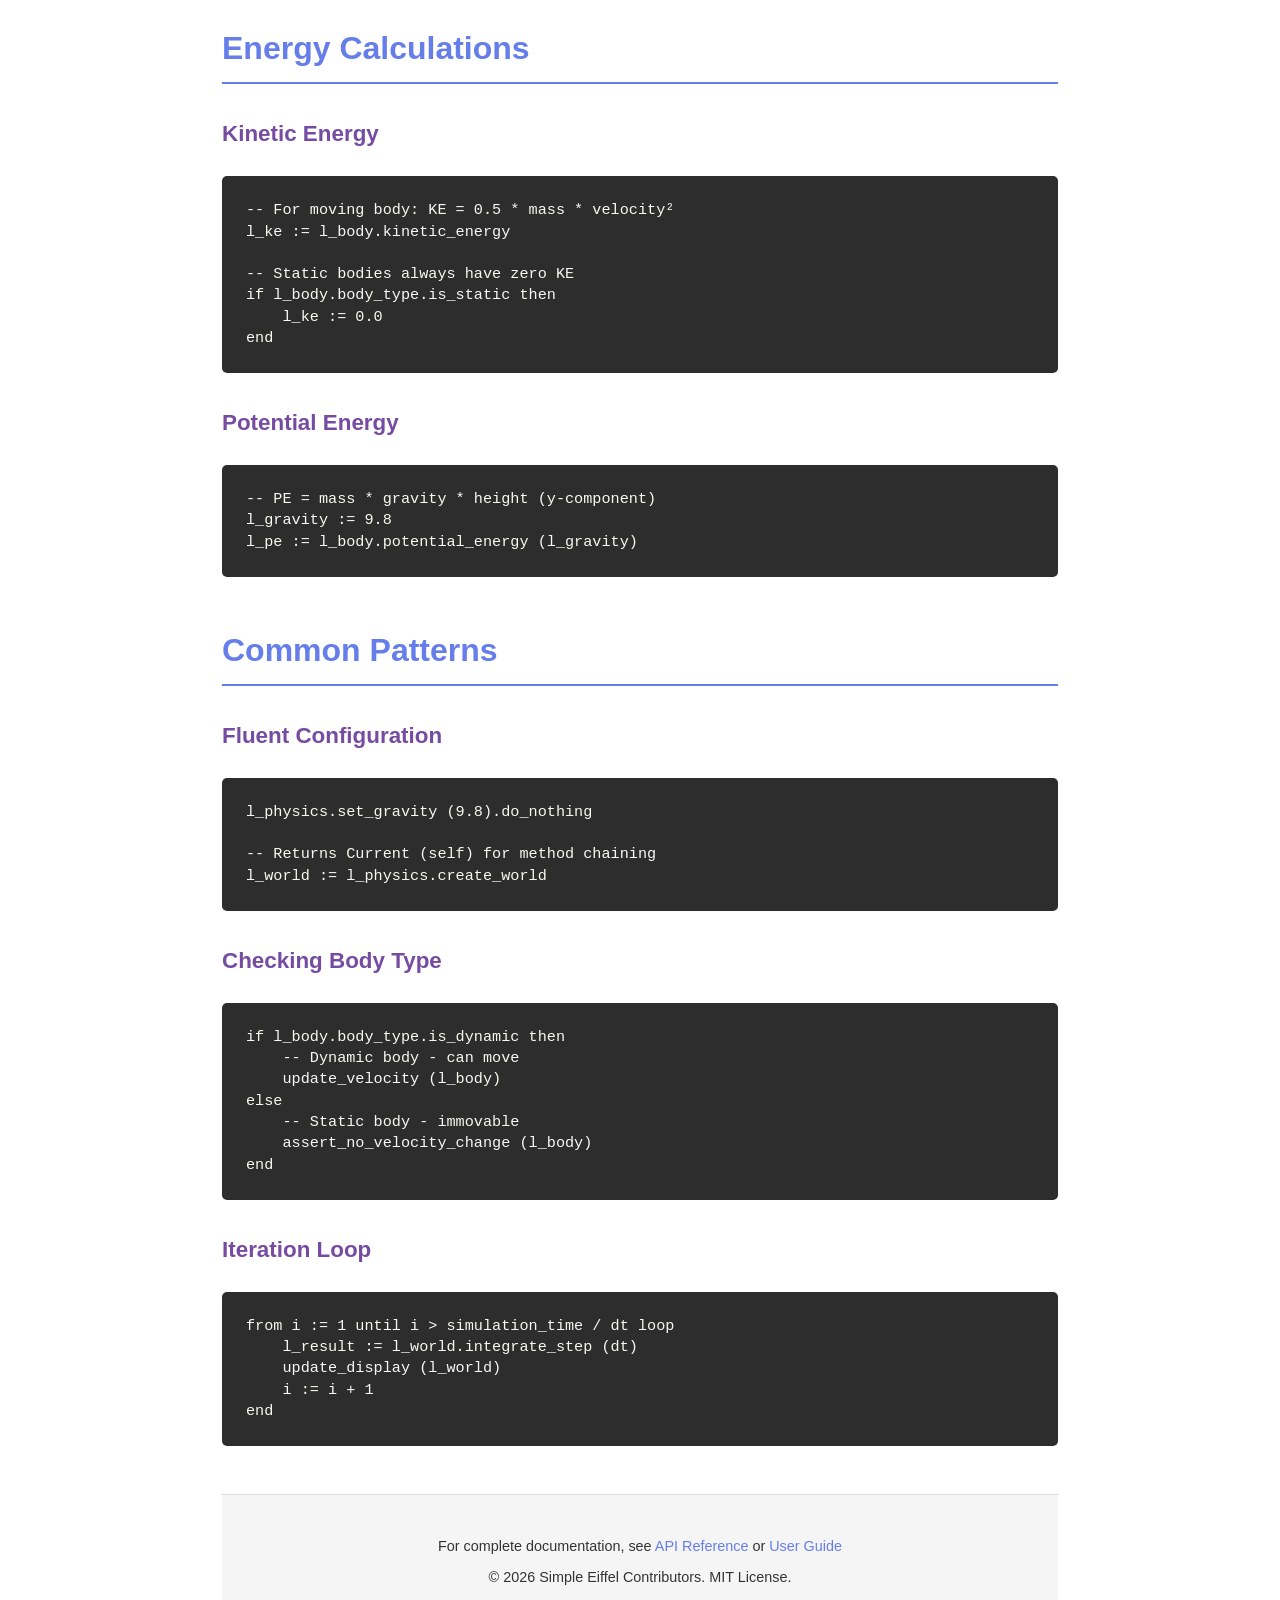
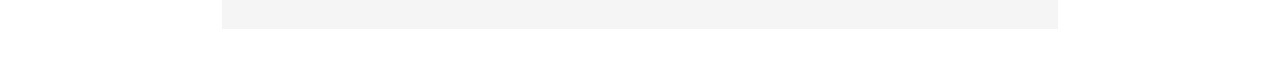
<file: docs/quick.html>
<!DOCTYPE html>
<html lang="en">
<head>
    <meta charset="UTF-8">
    <meta name="viewport" content="width=device-width, initial-scale=1.0">
    <title>Quick API Reference - simple_physics</title>
    <link rel="stylesheet" href="css/style.css">
</head>
<body>
    <header>
        <h1>simple_physics</h1>
        <p class="tagline">Quick API Reference</p>
    </header>

    <nav>
        <ul>
            <li><a href="index.html">Overview</a></li>
            <li><a href="#vectors">Vectors</a></li>
            <li><a href="#bodies">Bodies</a></li>
            <li><a href="#world">World</a></li>
            <li><a href="user-guide.html">User Guide</a></li>
            <li><a href="api-reference.html">Full API</a></li>
        </ul>
    </nav>

    <main>
        <section id="vectors">
            <h2>3D Vectors</h2>
            <p>Immutable vectors for physics calculations.</p>

            <h3>Creation</h3>
            <pre><code>local
    l_vec: VECTOR_3D
do
    -- Create vector with components
    create l_vec.make (1.0, 2.0, 3.0)

    -- Create zero vector
    create l_vec.zero
end</code></pre>

            <h3>Properties</h3>
            <pre><code>l_mag := l_vec.magnitude      -- Length: sqrt(x² + y² + z²)
l_dot := v1.dot_product (v2) -- Dot product: v1 · v2
l_cross := v1.cross_product (v2) -- Cross product: v1 × v2</code></pre>

            <h3>Operations</h3>
            <pre><code>l_result := v1.add (v2)          -- Vector addition
l_result := v1.subtract (v2)     -- Vector subtraction
l_result := v1.scale (2.0)       -- Scalar multiplication
l_result := v1.normalize         -- Unit vector (or zero if near zero)</code></pre>
        </section>

        <section id="bodies">
            <h2>Rigid Bodies</h2>
            <p>Dynamic and static bodies for simulation.</p>

            <h3>Creation</h3>
            <pre><code>local
    l_body: PHYSICS_BODY
    l_pos, l_vel: VECTOR_3D
do
    create l_pos.make (0.0, 10.0, 0.0)
    create l_vel.make (5.0, 0.0, 0.0)

    -- Dynamic body
    create l_body.make (10.0, 0.5, l_pos, l_vel)

    -- Static body (immovable)
    create l_body.make_static (2.0, l_pos)
end</code></pre>

            <h3>Properties</h3>
            <pre><code>l_mass := l_body.mass              -- Body mass
l_pos := l_body.position           -- Current position (VECTOR_3D)
l_vel := l_body.velocity           -- Current velocity (VECTOR_3D)
l_type := l_body.body_type         -- STATIC or DYNAMIC
l_ke := l_body.kinetic_energy      -- KE = 0.5 * m * v²
l_pe := l_body.potential_energy (g) -- PE = m * g * h</code></pre>

            <h3>Modification</h3>
            <pre><code>l_body.set_position (new_position)
l_body.set_velocity (new_velocity)</code></pre>
        </section>

        <section id="world">
            <h2>Physics World</h2>
            <p>Simulate multiple bodies with gravity.</p>

            <h3>Creation and Configuration</h3>
            <pre><code>local
    l_physics: SIMPLE_PHYSICS
    l_world: PHYSICS_WORLD
do
    create l_physics.make
    l_physics.set_gravity (9.8).do_nothing
    l_world := l_physics.create_world

    -- Or create world directly
    create l_world.make (create {VECTOR_3D}.make (0.0, -9.8, 0.0))
end</code></pre>

            <h3>Body Management</h3>
            <pre><code>l_world.add_body (l_body)      -- Add body to world
l_world.remove_body (l_body)   -- Remove body
l_count := l_world.body_count  -- Number of bodies</code></pre>

            <h3>Simulation</h3>
            <pre><code>l_world.set_gravity (new_gravity_vector)
l_result := l_world.integrate_step (0.016) -- 60 FPS time step</code></pre>
        </section>

        <section id="energy">
            <h2>Energy Calculations</h2>

            <h3>Kinetic Energy</h3>
            <pre><code>-- For moving body: KE = 0.5 * mass * velocity²
l_ke := l_body.kinetic_energy

-- Static bodies always have zero KE
if l_body.body_type.is_static then
    l_ke := 0.0
end</code></pre>

            <h3>Potential Energy</h3>
            <pre><code>-- PE = mass * gravity * height (y-component)
l_gravity := 9.8
l_pe := l_body.potential_energy (l_gravity)</code></pre>
        </section>

        <section id="patterns">
            <h2>Common Patterns</h2>

            <h3>Fluent Configuration</h3>
            <pre><code>l_physics.set_gravity (9.8).do_nothing

-- Returns Current (self) for method chaining
l_world := l_physics.create_world</code></pre>

            <h3>Checking Body Type</h3>
            <pre><code>if l_body.body_type.is_dynamic then
    -- Dynamic body - can move
    update_velocity (l_body)
else
    -- Static body - immovable
    assert_no_velocity_change (l_body)
end</code></pre>

            <h3>Iteration Loop</h3>
            <pre><code>from i := 1 until i > simulation_time / dt loop
    l_result := l_world.integrate_step (dt)
    update_display (l_world)
    i := i + 1
end</code></pre>
        </section>

        <footer>
            <p>For complete documentation, see <a href="api-reference.html">API Reference</a> or <a href="user-guide.html">User Guide</a></p>
            <p>&copy; 2026 Simple Eiffel Contributors. MIT License.</p>
        </footer>
    </main>
</body>
</html>
</file>
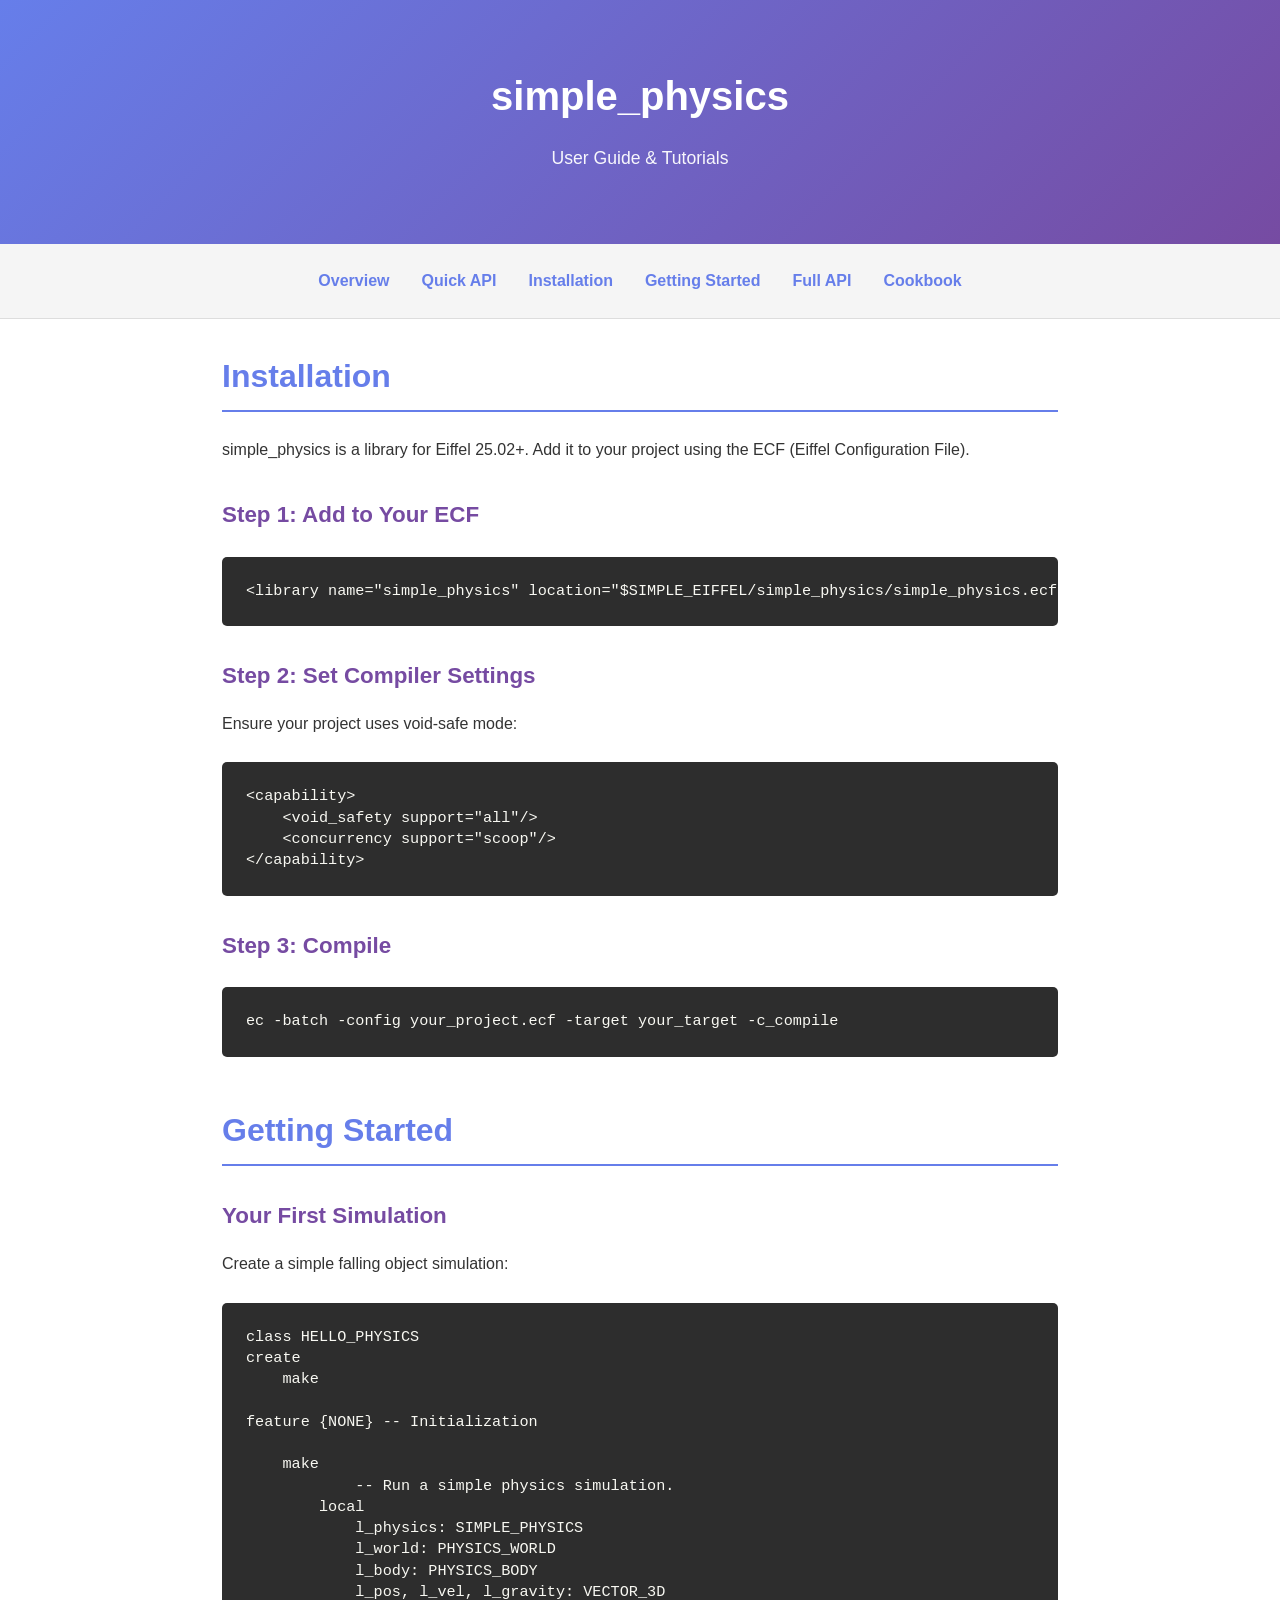
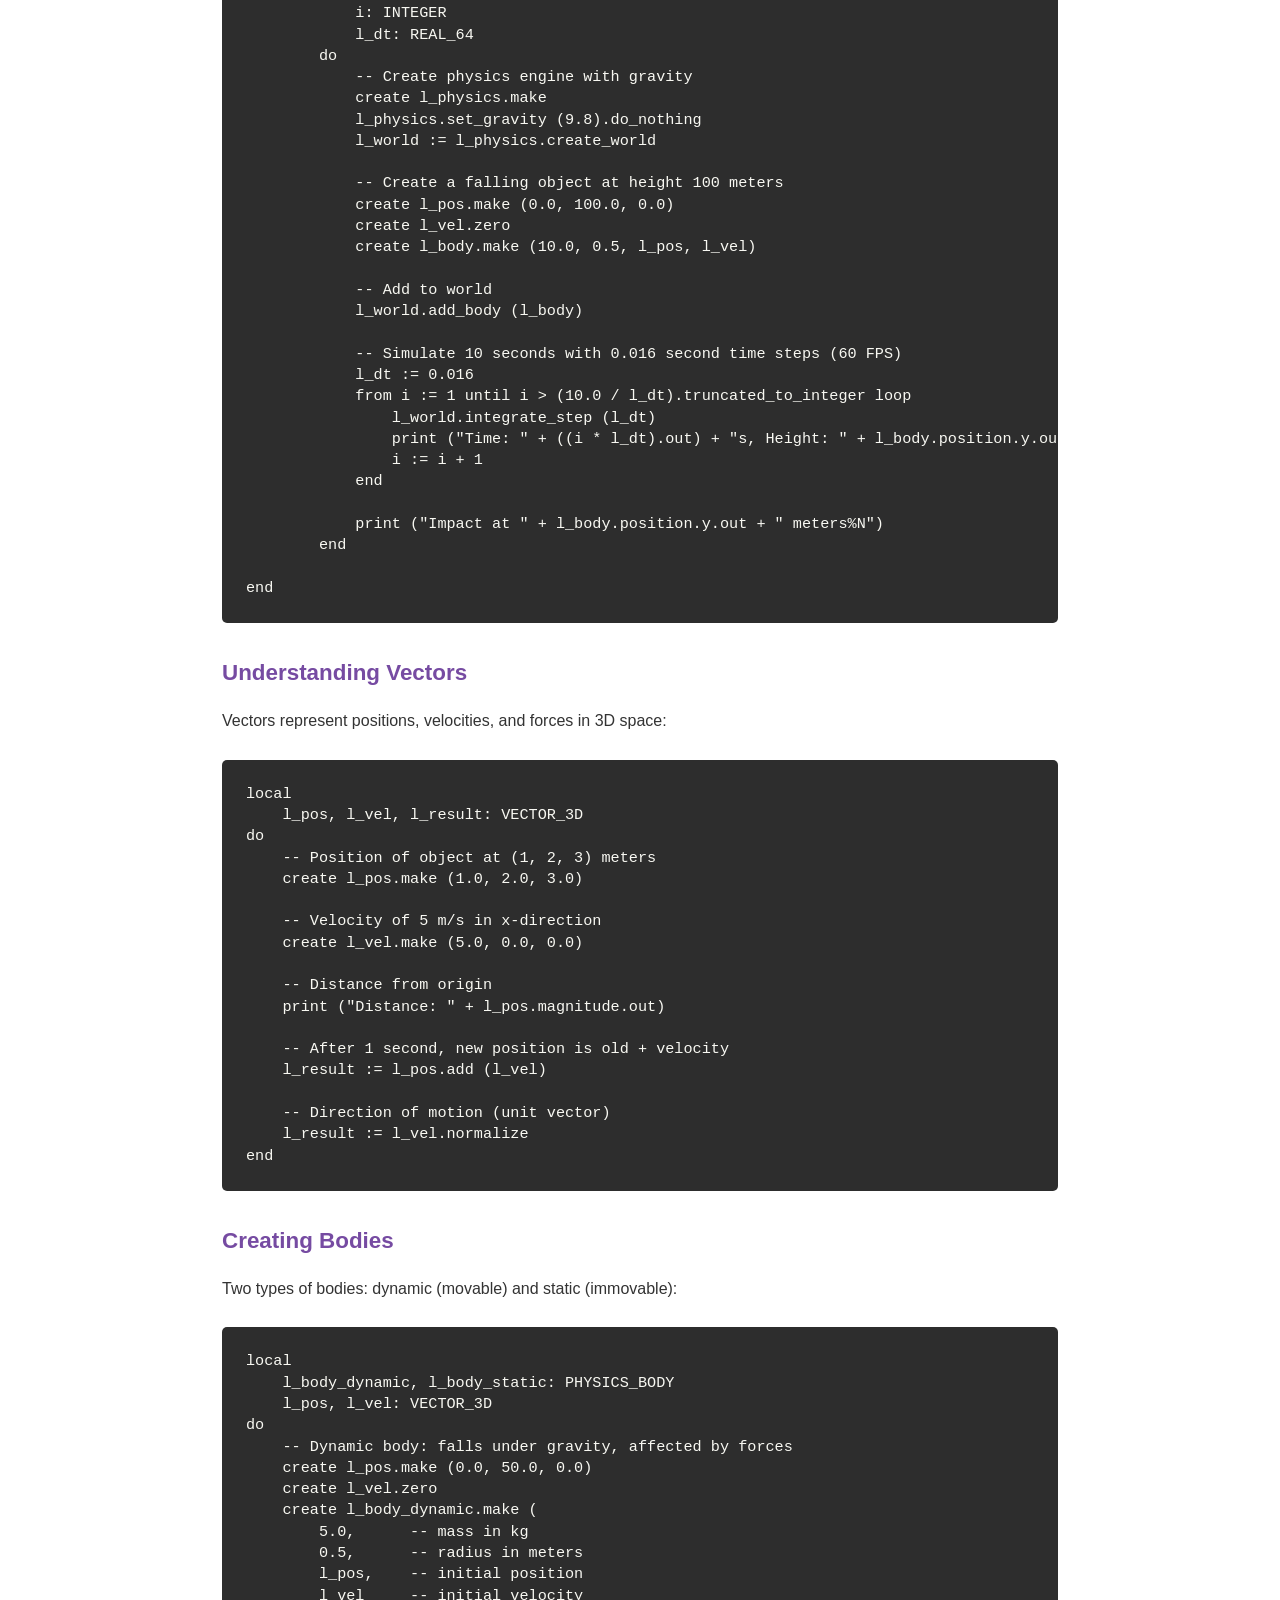
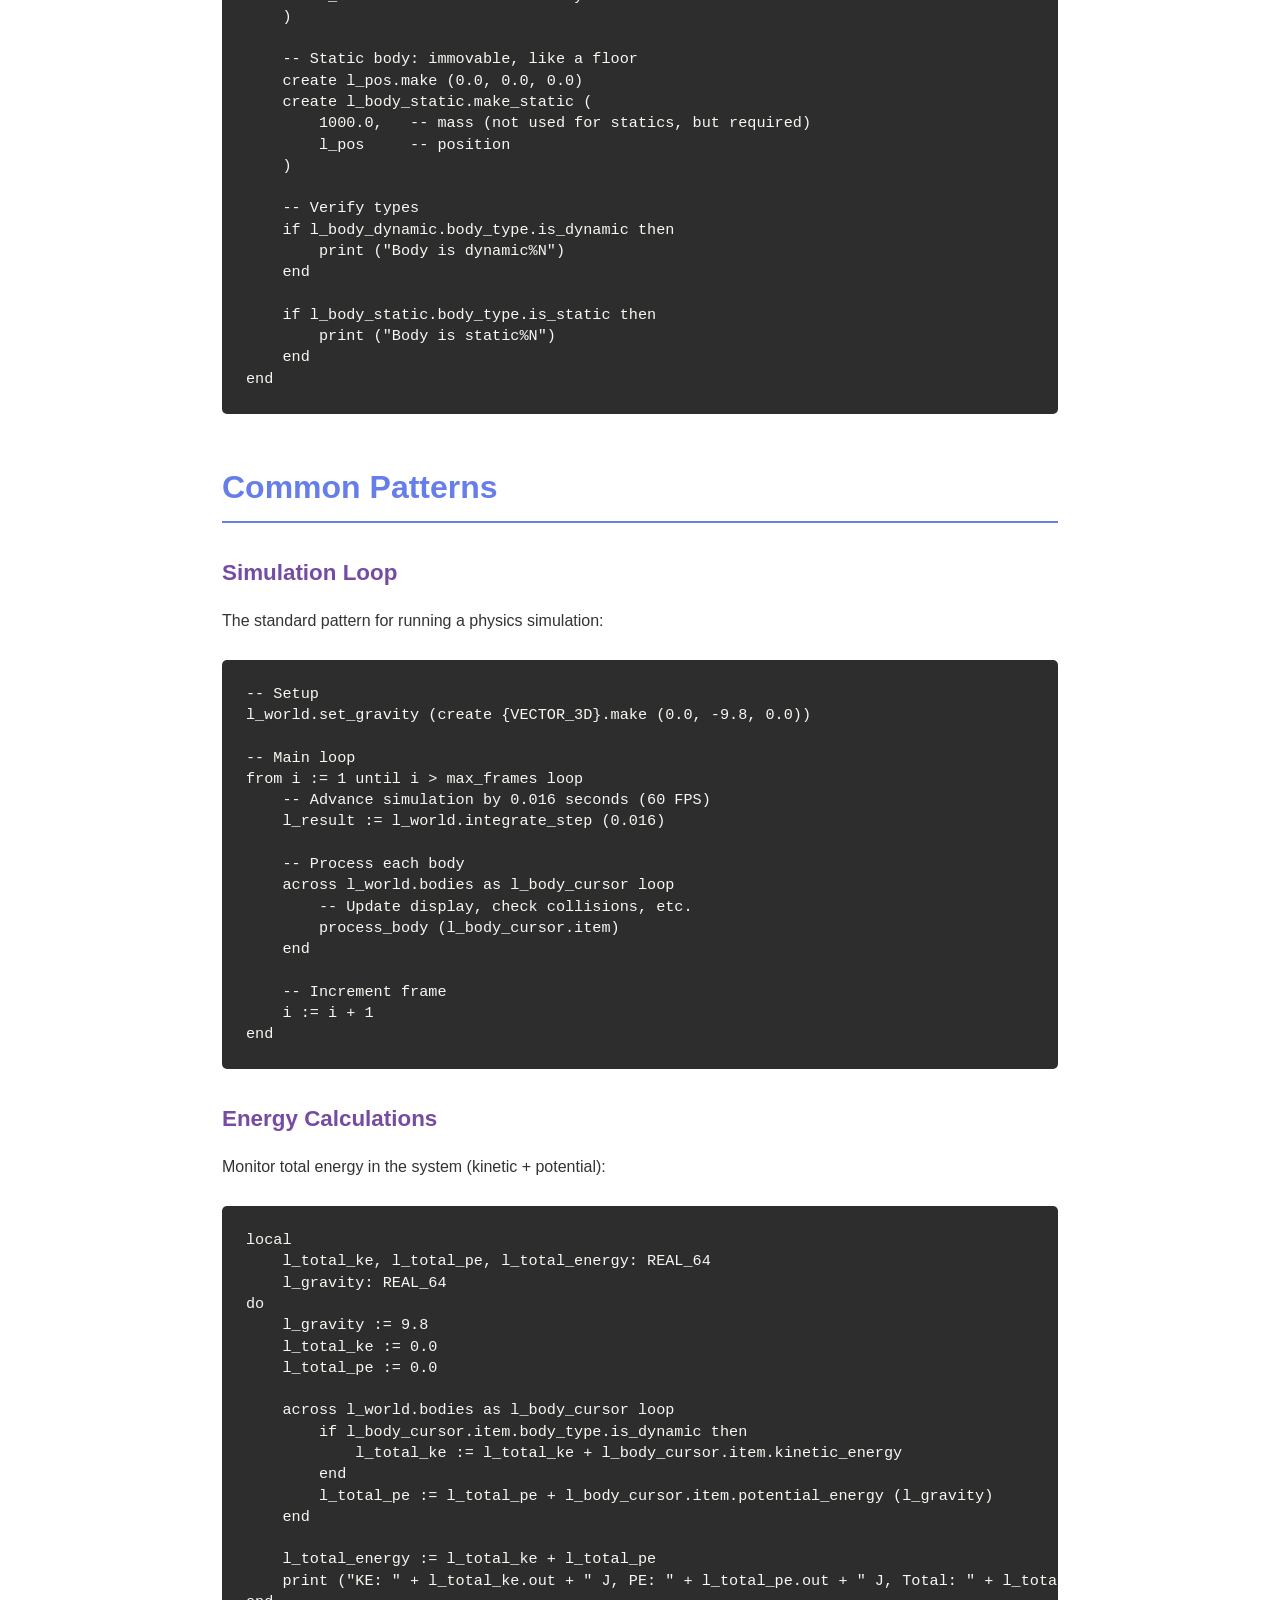
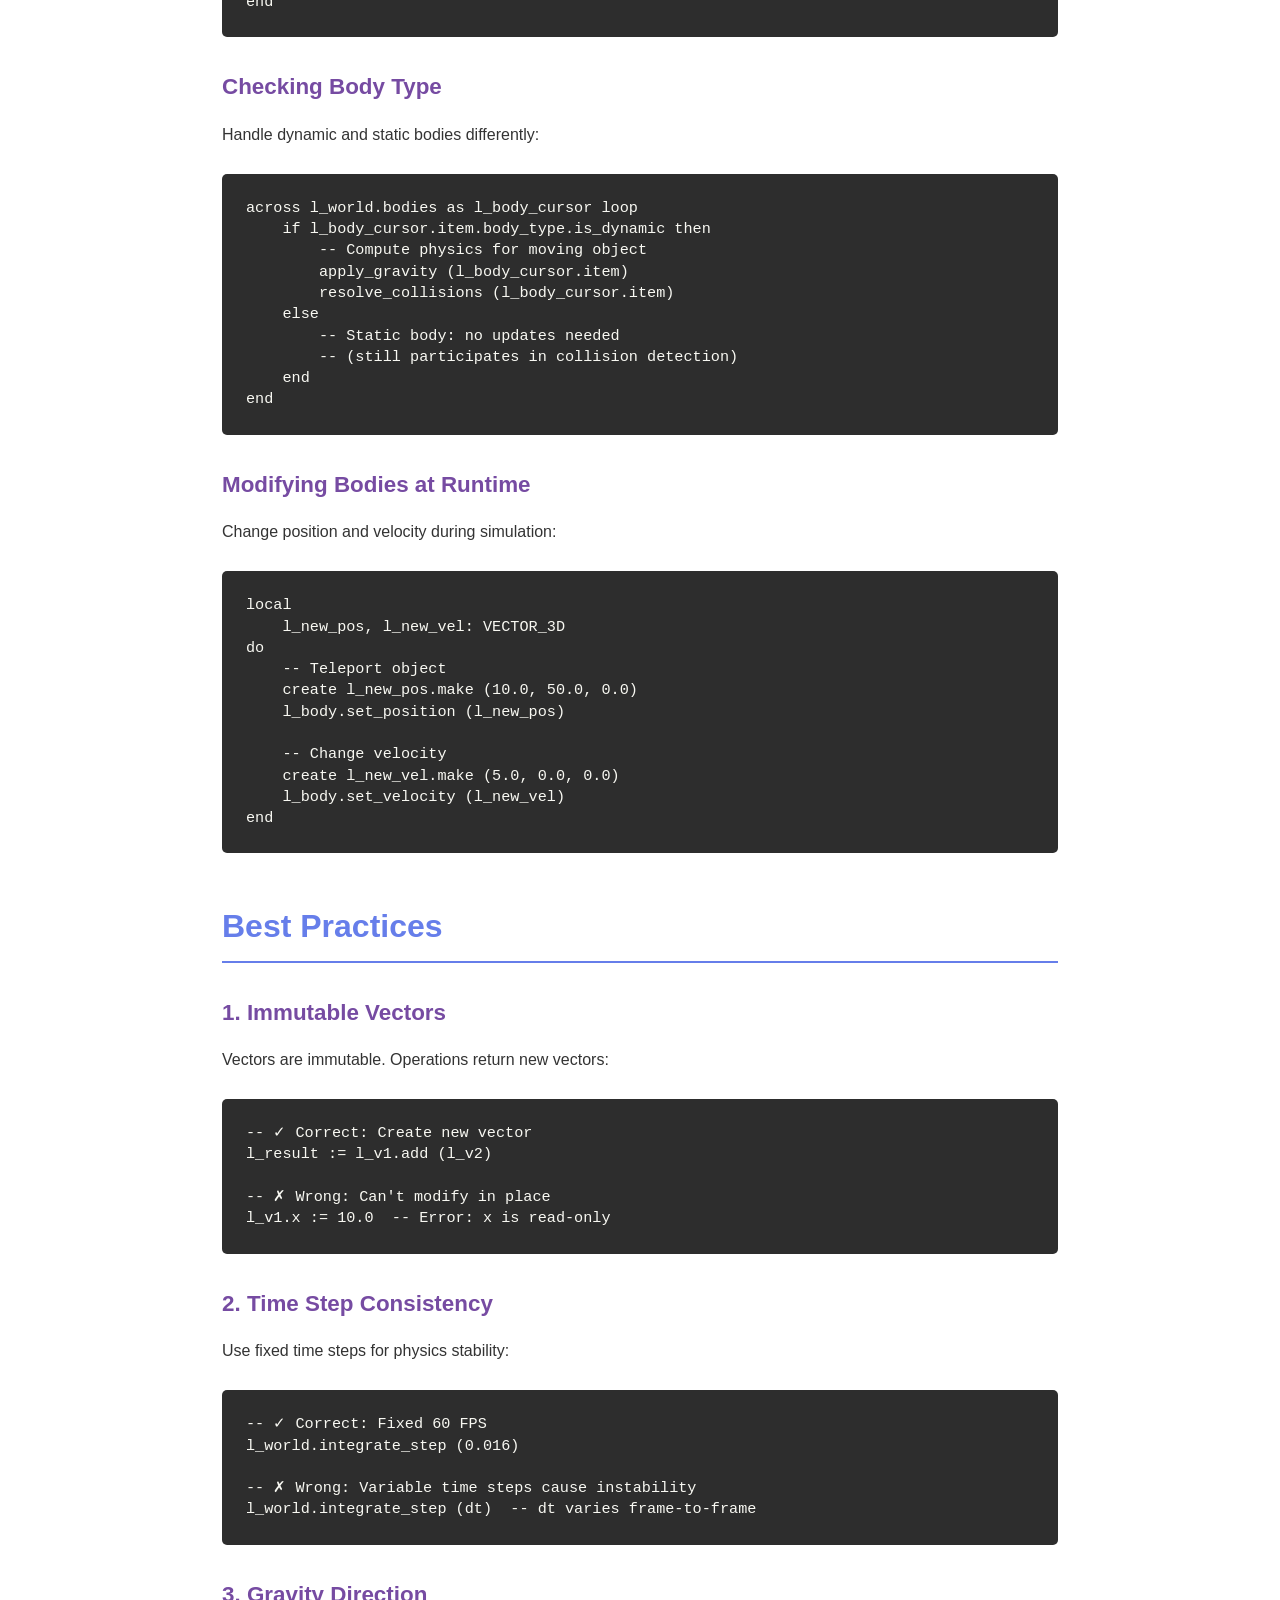
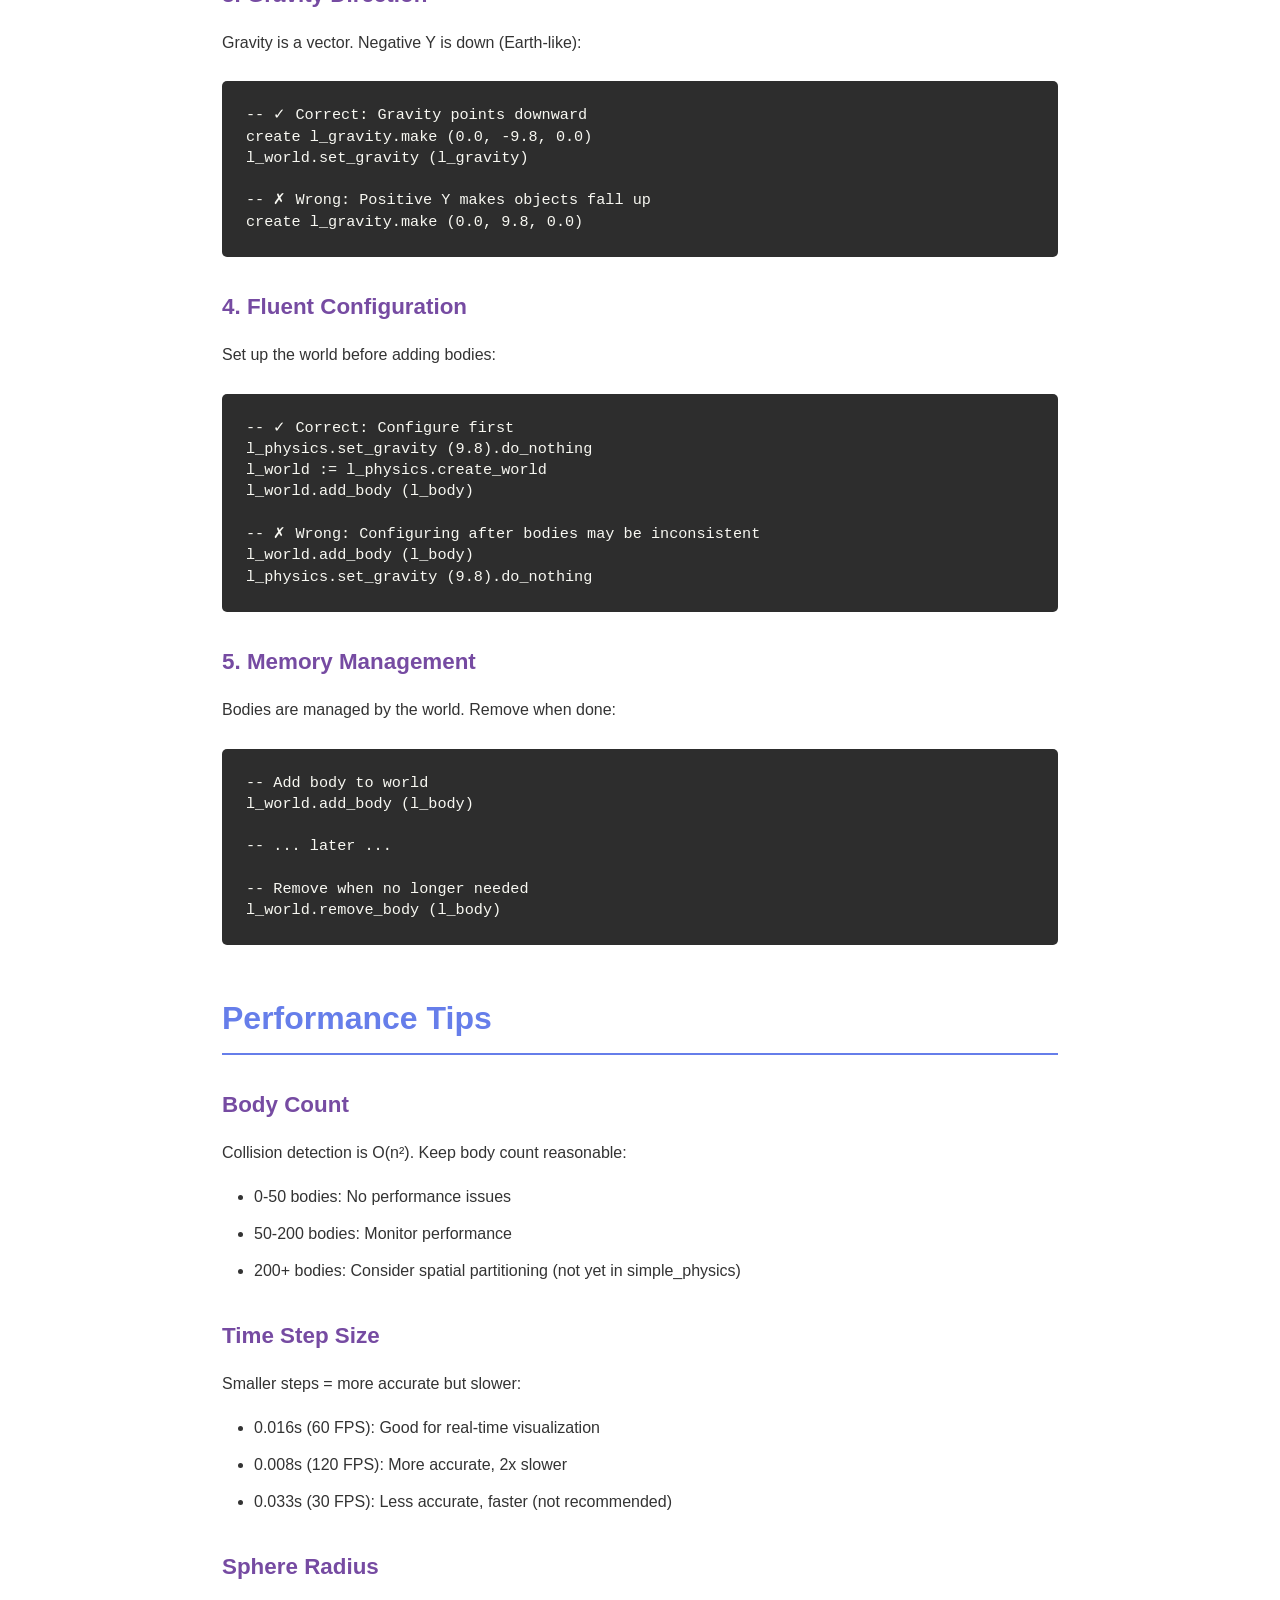
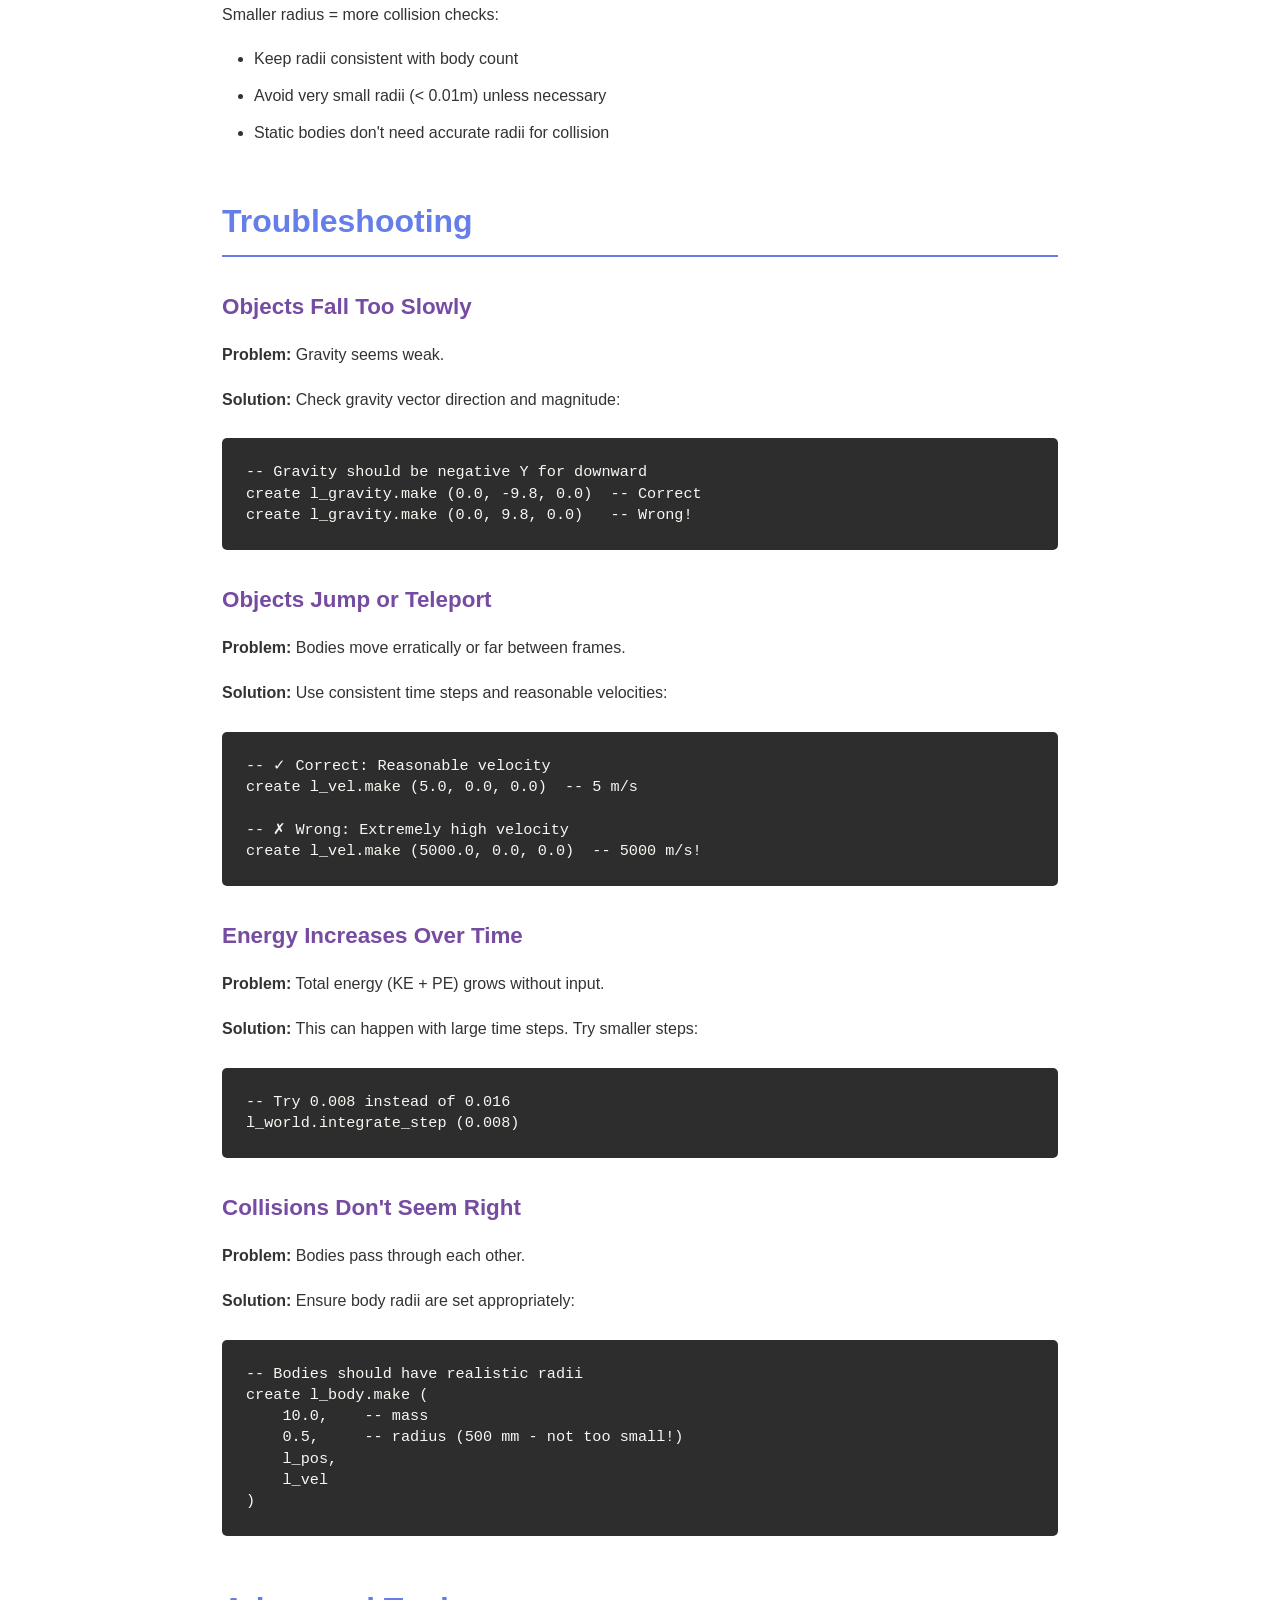
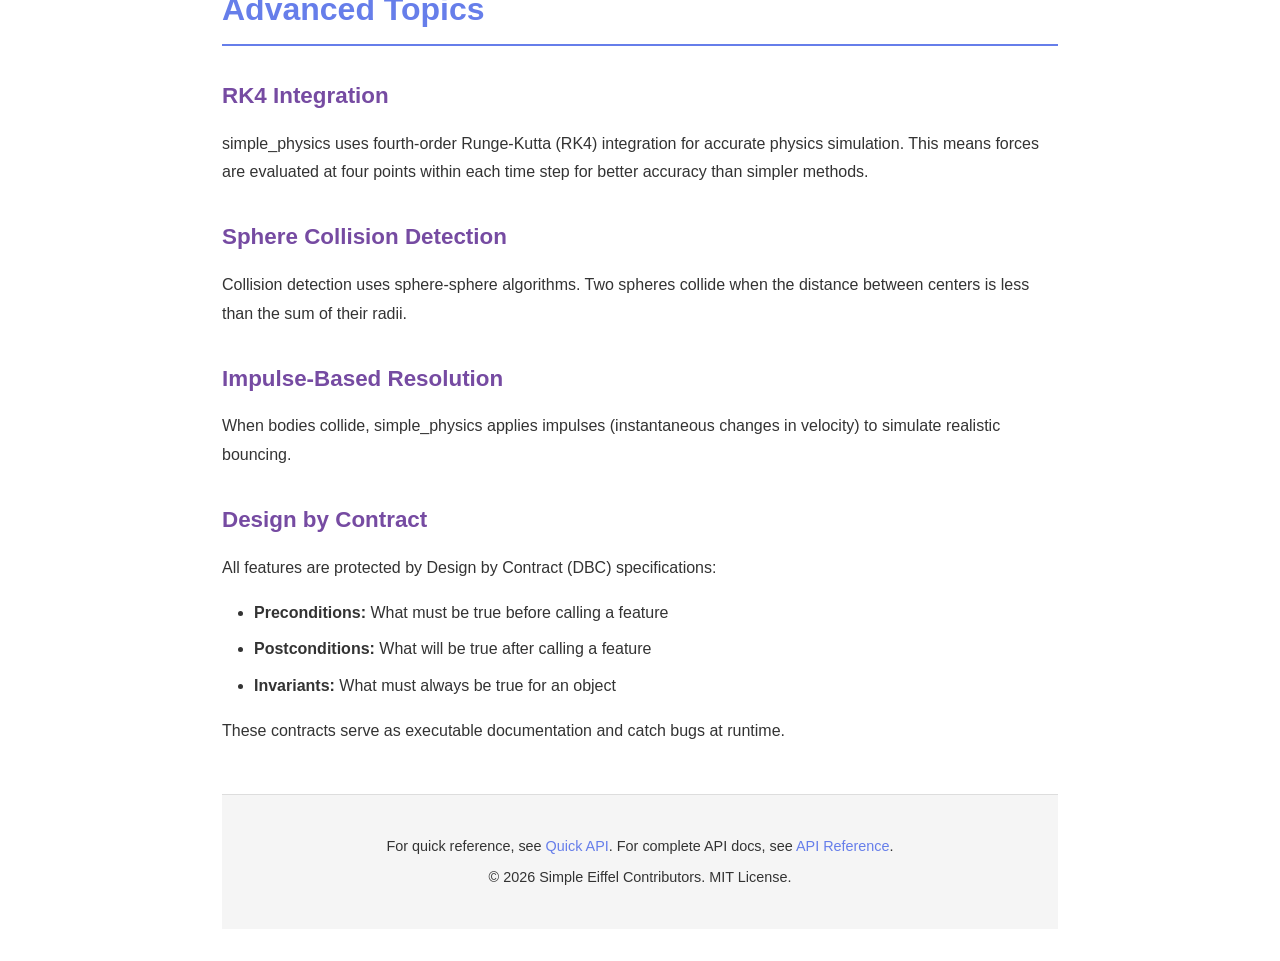
<file: docs/user-guide.html>
<!DOCTYPE html>
<html lang="en">
<head>
    <meta charset="UTF-8">
    <meta name="viewport" content="width=device-width, initial-scale=1.0">
    <title>User Guide - simple_physics</title>
    <link rel="stylesheet" href="css/style.css">
</head>
<body>
    <header>
        <h1>simple_physics</h1>
        <p class="tagline">User Guide & Tutorials</p>
    </header>

    <nav>
        <ul>
            <li><a href="index.html">Overview</a></li>
            <li><a href="quick.html">Quick API</a></li>
            <li><a href="#installation">Installation</a></li>
            <li><a href="#getting-started">Getting Started</a></li>
            <li><a href="api-reference.html">Full API</a></li>
            <li><a href="cookbook.html">Cookbook</a></li>
        </ul>
    </nav>

    <main>
        <section id="installation">
            <h2>Installation</h2>
            <p>simple_physics is a library for Eiffel 25.02+. Add it to your project using the ECF (Eiffel Configuration File).</p>

            <h3>Step 1: Add to Your ECF</h3>
            <pre><code>&lt;library name="simple_physics" location="$SIMPLE_EIFFEL/simple_physics/simple_physics.ecf"/&gt;</code></pre>

            <h3>Step 2: Set Compiler Settings</h3>
            <p>Ensure your project uses void-safe mode:</p>
            <pre><code>&lt;capability&gt;
    &lt;void_safety support="all"/&gt;
    &lt;concurrency support="scoop"/&gt;
&lt;/capability&gt;</code></pre>

            <h3>Step 3: Compile</h3>
            <pre><code>ec -batch -config your_project.ecf -target your_target -c_compile</code></pre>
        </section>

        <section id="getting-started">
            <h2>Getting Started</h2>

            <h3>Your First Simulation</h3>
            <p>Create a simple falling object simulation:</p>
            <pre><code>class HELLO_PHYSICS
create
    make

feature {NONE} -- Initialization

    make
            -- Run a simple physics simulation.
        local
            l_physics: SIMPLE_PHYSICS
            l_world: PHYSICS_WORLD
            l_body: PHYSICS_BODY
            l_pos, l_vel, l_gravity: VECTOR_3D
            i: INTEGER
            l_dt: REAL_64
        do
            -- Create physics engine with gravity
            create l_physics.make
            l_physics.set_gravity (9.8).do_nothing
            l_world := l_physics.create_world

            -- Create a falling object at height 100 meters
            create l_pos.make (0.0, 100.0, 0.0)
            create l_vel.zero
            create l_body.make (10.0, 0.5, l_pos, l_vel)

            -- Add to world
            l_world.add_body (l_body)

            -- Simulate 10 seconds with 0.016 second time steps (60 FPS)
            l_dt := 0.016
            from i := 1 until i > (10.0 / l_dt).truncated_to_integer loop
                l_world.integrate_step (l_dt)
                print ("Time: " + ((i * l_dt).out) + "s, Height: " + l_body.position.y.out + "m%N")
                i := i + 1
            end

            print ("Impact at " + l_body.position.y.out + " meters%N")
        end

end</code></pre>

            <h3>Understanding Vectors</h3>
            <p>Vectors represent positions, velocities, and forces in 3D space:</p>
            <pre><code>local
    l_pos, l_vel, l_result: VECTOR_3D
do
    -- Position of object at (1, 2, 3) meters
    create l_pos.make (1.0, 2.0, 3.0)

    -- Velocity of 5 m/s in x-direction
    create l_vel.make (5.0, 0.0, 0.0)

    -- Distance from origin
    print ("Distance: " + l_pos.magnitude.out)

    -- After 1 second, new position is old + velocity
    l_result := l_pos.add (l_vel)

    -- Direction of motion (unit vector)
    l_result := l_vel.normalize
end</code></pre>

            <h3>Creating Bodies</h3>
            <p>Two types of bodies: dynamic (movable) and static (immovable):</p>
            <pre><code>local
    l_body_dynamic, l_body_static: PHYSICS_BODY
    l_pos, l_vel: VECTOR_3D
do
    -- Dynamic body: falls under gravity, affected by forces
    create l_pos.make (0.0, 50.0, 0.0)
    create l_vel.zero
    create l_body_dynamic.make (
        5.0,      -- mass in kg
        0.5,      -- radius in meters
        l_pos,    -- initial position
        l_vel     -- initial velocity
    )

    -- Static body: immovable, like a floor
    create l_pos.make (0.0, 0.0, 0.0)
    create l_body_static.make_static (
        1000.0,   -- mass (not used for statics, but required)
        l_pos     -- position
    )

    -- Verify types
    if l_body_dynamic.body_type.is_dynamic then
        print ("Body is dynamic%N")
    end

    if l_body_static.body_type.is_static then
        print ("Body is static%N")
    end
end</code></pre>
        </section>

        <section id="common-patterns">
            <h2>Common Patterns</h2>

            <h3>Simulation Loop</h3>
            <p>The standard pattern for running a physics simulation:</p>
            <pre><code>-- Setup
l_world.set_gravity (create {VECTOR_3D}.make (0.0, -9.8, 0.0))

-- Main loop
from i := 1 until i > max_frames loop
    -- Advance simulation by 0.016 seconds (60 FPS)
    l_result := l_world.integrate_step (0.016)

    -- Process each body
    across l_world.bodies as l_body_cursor loop
        -- Update display, check collisions, etc.
        process_body (l_body_cursor.item)
    end

    -- Increment frame
    i := i + 1
end</code></pre>

            <h3>Energy Calculations</h3>
            <p>Monitor total energy in the system (kinetic + potential):</p>
            <pre><code>local
    l_total_ke, l_total_pe, l_total_energy: REAL_64
    l_gravity: REAL_64
do
    l_gravity := 9.8
    l_total_ke := 0.0
    l_total_pe := 0.0

    across l_world.bodies as l_body_cursor loop
        if l_body_cursor.item.body_type.is_dynamic then
            l_total_ke := l_total_ke + l_body_cursor.item.kinetic_energy
        end
        l_total_pe := l_total_pe + l_body_cursor.item.potential_energy (l_gravity)
    end

    l_total_energy := l_total_ke + l_total_pe
    print ("KE: " + l_total_ke.out + " J, PE: " + l_total_pe.out + " J, Total: " + l_total_energy.out + " J%N")
end</code></pre>

            <h3>Checking Body Type</h3>
            <p>Handle dynamic and static bodies differently:</p>
            <pre><code>across l_world.bodies as l_body_cursor loop
    if l_body_cursor.item.body_type.is_dynamic then
        -- Compute physics for moving object
        apply_gravity (l_body_cursor.item)
        resolve_collisions (l_body_cursor.item)
    else
        -- Static body: no updates needed
        -- (still participates in collision detection)
    end
end</code></pre>

            <h3>Modifying Bodies at Runtime</h3>
            <p>Change position and velocity during simulation:</p>
            <pre><code>local
    l_new_pos, l_new_vel: VECTOR_3D
do
    -- Teleport object
    create l_new_pos.make (10.0, 50.0, 0.0)
    l_body.set_position (l_new_pos)

    -- Change velocity
    create l_new_vel.make (5.0, 0.0, 0.0)
    l_body.set_velocity (l_new_vel)
end</code></pre>
        </section>

        <section id="best-practices">
            <h2>Best Practices</h2>

            <h3>1. Immutable Vectors</h3>
            <p>Vectors are immutable. Operations return new vectors:</p>
            <pre><code>-- ✓ Correct: Create new vector
l_result := l_v1.add (l_v2)

-- ✗ Wrong: Can't modify in place
l_v1.x := 10.0  -- Error: x is read-only</code></pre>

            <h3>2. Time Step Consistency</h3>
            <p>Use fixed time steps for physics stability:</p>
            <pre><code>-- ✓ Correct: Fixed 60 FPS
l_world.integrate_step (0.016)

-- ✗ Wrong: Variable time steps cause instability
l_world.integrate_step (dt)  -- dt varies frame-to-frame</code></pre>

            <h3>3. Gravity Direction</h3>
            <p>Gravity is a vector. Negative Y is down (Earth-like):</p>
            <pre><code>-- ✓ Correct: Gravity points downward
create l_gravity.make (0.0, -9.8, 0.0)
l_world.set_gravity (l_gravity)

-- ✗ Wrong: Positive Y makes objects fall up
create l_gravity.make (0.0, 9.8, 0.0)</code></pre>

            <h3>4. Fluent Configuration</h3>
            <p>Set up the world before adding bodies:</p>
            <pre><code>-- ✓ Correct: Configure first
l_physics.set_gravity (9.8).do_nothing
l_world := l_physics.create_world
l_world.add_body (l_body)

-- ✗ Wrong: Configuring after bodies may be inconsistent
l_world.add_body (l_body)
l_physics.set_gravity (9.8).do_nothing</code></pre>

            <h3>5. Memory Management</h3>
            <p>Bodies are managed by the world. Remove when done:</p>
            <pre><code>-- Add body to world
l_world.add_body (l_body)

-- ... later ...

-- Remove when no longer needed
l_world.remove_body (l_body)</code></pre>
        </section>

        <section id="performance-tips">
            <h2>Performance Tips</h2>

            <h3>Body Count</h3>
            <p>Collision detection is O(n²). Keep body count reasonable:</p>
            <ul>
                <li>0-50 bodies: No performance issues</li>
                <li>50-200 bodies: Monitor performance</li>
                <li>200+ bodies: Consider spatial partitioning (not yet in simple_physics)</li>
            </ul>

            <h3>Time Step Size</h3>
            <p>Smaller steps = more accurate but slower:</p>
            <ul>
                <li>0.016s (60 FPS): Good for real-time visualization</li>
                <li>0.008s (120 FPS): More accurate, 2x slower</li>
                <li>0.033s (30 FPS): Less accurate, faster (not recommended)</li>
            </ul>

            <h3>Sphere Radius</h3>
            <p>Smaller radius = more collision checks:</p>
            <ul>
                <li>Keep radii consistent with body count</li>
                <li>Avoid very small radii (< 0.01m) unless necessary</li>
                <li>Static bodies don't need accurate radii for collision</li>
            </ul>
        </section>

        <section id="troubleshooting">
            <h2>Troubleshooting</h2>

            <h3>Objects Fall Too Slowly</h3>
            <p><strong>Problem:</strong> Gravity seems weak.</p>
            <p><strong>Solution:</strong> Check gravity vector direction and magnitude:</p>
            <pre><code>-- Gravity should be negative Y for downward
create l_gravity.make (0.0, -9.8, 0.0)  -- Correct
create l_gravity.make (0.0, 9.8, 0.0)   -- Wrong!</code></pre>

            <h3>Objects Jump or Teleport</h3>
            <p><strong>Problem:</strong> Bodies move erratically or far between frames.</p>
            <p><strong>Solution:</strong> Use consistent time steps and reasonable velocities:</p>
            <pre><code>-- ✓ Correct: Reasonable velocity
create l_vel.make (5.0, 0.0, 0.0)  -- 5 m/s

-- ✗ Wrong: Extremely high velocity
create l_vel.make (5000.0, 0.0, 0.0)  -- 5000 m/s!</code></pre>

            <h3>Energy Increases Over Time</h3>
            <p><strong>Problem:</strong> Total energy (KE + PE) grows without input.</p>
            <p><strong>Solution:</strong> This can happen with large time steps. Try smaller steps:</p>
            <pre><code>-- Try 0.008 instead of 0.016
l_world.integrate_step (0.008)</code></pre>

            <h3>Collisions Don't Seem Right</h3>
            <p><strong>Problem:</strong> Bodies pass through each other.</p>
            <p><strong>Solution:</strong> Ensure body radii are set appropriately:</p>
            <pre><code>-- Bodies should have realistic radii
create l_body.make (
    10.0,    -- mass
    0.5,     -- radius (500 mm - not too small!)
    l_pos,
    l_vel
)</code></pre>
        </section>

        <section id="advanced">
            <h2>Advanced Topics</h2>

            <h3>RK4 Integration</h3>
            <p>simple_physics uses fourth-order Runge-Kutta (RK4) integration for accurate physics simulation. This means forces are evaluated at four points within each time step for better accuracy than simpler methods.</p>

            <h3>Sphere Collision Detection</h3>
            <p>Collision detection uses sphere-sphere algorithms. Two spheres collide when the distance between centers is less than the sum of their radii.</p>

            <h3>Impulse-Based Resolution</h3>
            <p>When bodies collide, simple_physics applies impulses (instantaneous changes in velocity) to simulate realistic bouncing.</p>

            <h3>Design by Contract</h3>
            <p>All features are protected by Design by Contract (DBC) specifications:</p>
            <ul>
                <li><strong>Preconditions:</strong> What must be true before calling a feature</li>
                <li><strong>Postconditions:</strong> What will be true after calling a feature</li>
                <li><strong>Invariants:</strong> What must always be true for an object</li>
            </ul>
            <p>These contracts serve as executable documentation and catch bugs at runtime.</p>
        </section>

        <footer>
            <p>For quick reference, see <a href="quick.html">Quick API</a>. For complete API docs, see <a href="api-reference.html">API Reference</a>.</p>
            <p>&copy; 2026 Simple Eiffel Contributors. MIT License.</p>
        </footer>
    </main>
</body>
</html>
</file>
<file: docs/css/style.css>
/* Reset and Base Styles */
* {
    margin: 0;
    padding: 0;
    box-sizing: border-box;
}

html {
    scroll-behavior: smooth;
}

body {
    font-family: -apple-system, BlinkMacSystemFont, "Segoe UI", Roboto, "Helvetica Neue", Arial, sans-serif;
    line-height: 1.6;
    color: #333;
    background: #fff;
}

/* Header and Navigation */
header {
    background: linear-gradient(135deg, #667eea 0%, #764ba2 100%);
    color: white;
    padding: 3rem 2rem;
    text-align: center;
}

header h1 {
    font-size: 2.5rem;
    margin: 1rem 0;
    font-weight: 700;
}

header .tagline {
    font-size: 1.1rem;
    opacity: 0.95;
    margin-bottom: 1.5rem;
}

header .badges {
    margin-top: 1.5rem;
    display: flex;
    justify-content: center;
    gap: 1rem;
}

header .badges img {
    height: 20px;
}

.logo-container {
    margin-bottom: 1rem;
}

.logo {
    max-width: 120px;
    height: auto;
}

nav {
    background: #f5f5f5;
    padding: 1.5rem 1rem;
    border-bottom: 1px solid #ddd;
    position: sticky;
    top: 0;
    z-index: 100;
}

nav ul {
    list-style: none;
    display: flex;
    flex-wrap: wrap;
    justify-content: center;
    gap: 2rem;
    max-width: 1200px;
    margin: 0 auto;
}

nav a {
    text-decoration: none;
    color: #667eea;
    font-weight: 600;
    transition: color 0.3s ease;
}

nav a:hover {
    color: #764ba2;
    text-decoration: underline;
}

/* Main Content */
main {
    max-width: 900px;
    margin: 0 auto;
    padding: 2rem;
}

section {
    margin-bottom: 3rem;
}

section h2 {
    font-size: 2rem;
    margin-bottom: 1.5rem;
    color: #667eea;
    border-bottom: 2px solid #667eea;
    padding-bottom: 0.5rem;
}

section h3 {
    font-size: 1.4rem;
    margin-top: 2rem;
    margin-bottom: 1rem;
    color: #764ba2;
}

section p {
    margin-bottom: 1rem;
    line-height: 1.8;
}

section ul, section ol {
    margin: 1rem 0 1rem 2rem;
    line-height: 1.8;
}

section li {
    margin-bottom: 0.5rem;
}

/* Code Blocks */
code {
    background: #f5f5f5;
    padding: 0.2rem 0.5rem;
    border-radius: 3px;
    font-family: "Monaco", "Menlo", "Ubuntu Mono", "Courier New", monospace;
    font-size: 0.9em;
}

pre {
    background: #2d2d2d;
    color: #f8f8f2;
    padding: 1.5rem;
    border-radius: 5px;
    overflow-x: auto;
    margin: 1.5rem 0;
    line-height: 1.4;
}

pre code {
    background: none;
    padding: 0;
    color: inherit;
    font-size: 0.95em;
}

/* Tables */
table {
    width: 100%;
    border-collapse: collapse;
    margin: 1.5rem 0;
}

th {
    background: #667eea;
    color: white;
    padding: 1rem;
    text-align: left;
    font-weight: 600;
}

td {
    padding: 0.75rem 1rem;
    border-bottom: 1px solid #ddd;
}

tr:hover {
    background: #f9f9f9;
}

/* Links */
a {
    color: #667eea;
    text-decoration: none;
    transition: color 0.3s ease;
}

a:hover {
    color: #764ba2;
    text-decoration: underline;
}

/* Blockquotes */
blockquote {
    border-left: 4px solid #667eea;
    padding-left: 1.5rem;
    margin: 1.5rem 0;
    color: #666;
    font-style: italic;
}

/* Footer */
footer {
    text-align: center;
    padding: 2rem;
    background: #f5f5f5;
    margin-top: 3rem;
    border-top: 1px solid #ddd;
}

footer p {
    margin: 0.5rem 0;
    font-size: 0.9rem;
}

footer a {
    color: #667eea;
}

footer a:hover {
    color: #764ba2;
}

/* Utility Classes */
.content-section {
    margin-bottom: 2rem;
}

.feature-box {
    background: #f9f9f9;
    border-left: 4px solid #667eea;
    padding: 1.5rem;
    margin: 1.5rem 0;
}

.feature-box h4 {
    color: #667eea;
    margin-bottom: 0.5rem;
}

.example-note {
    background: #e8f4f8;
    border: 1px solid #b3d9e8;
    padding: 1rem;
    border-radius: 4px;
    margin: 1rem 0;
}

.example-note strong {
    color: #0066cc;
}

/* Responsive Design */
@media (max-width: 768px) {
    header h1 {
        font-size: 2rem;
    }

    header .tagline {
        font-size: 1rem;
    }

    nav ul {
        gap: 1rem;
        flex-direction: column;
        align-items: center;
    }

    main {
        padding: 1rem;
    }

    section h2 {
        font-size: 1.6rem;
    }

    section h3 {
        font-size: 1.2rem;
    }

    pre {
        padding: 1rem;
        font-size: 0.85em;
    }

    table {
        font-size: 0.9rem;
    }

    th, td {
        padding: 0.5rem;
    }
}

@media (max-width: 480px) {
    header {
        padding: 2rem 1rem;
    }

    header h1 {
        font-size: 1.5rem;
    }

    header .badges {
        flex-direction: column;
        align-items: center;
    }

    nav a {
        font-size: 0.9rem;
    }

    section h2 {
        font-size: 1.4rem;
    }

    main {
        padding: 0.5rem;
    }
}
</file>
